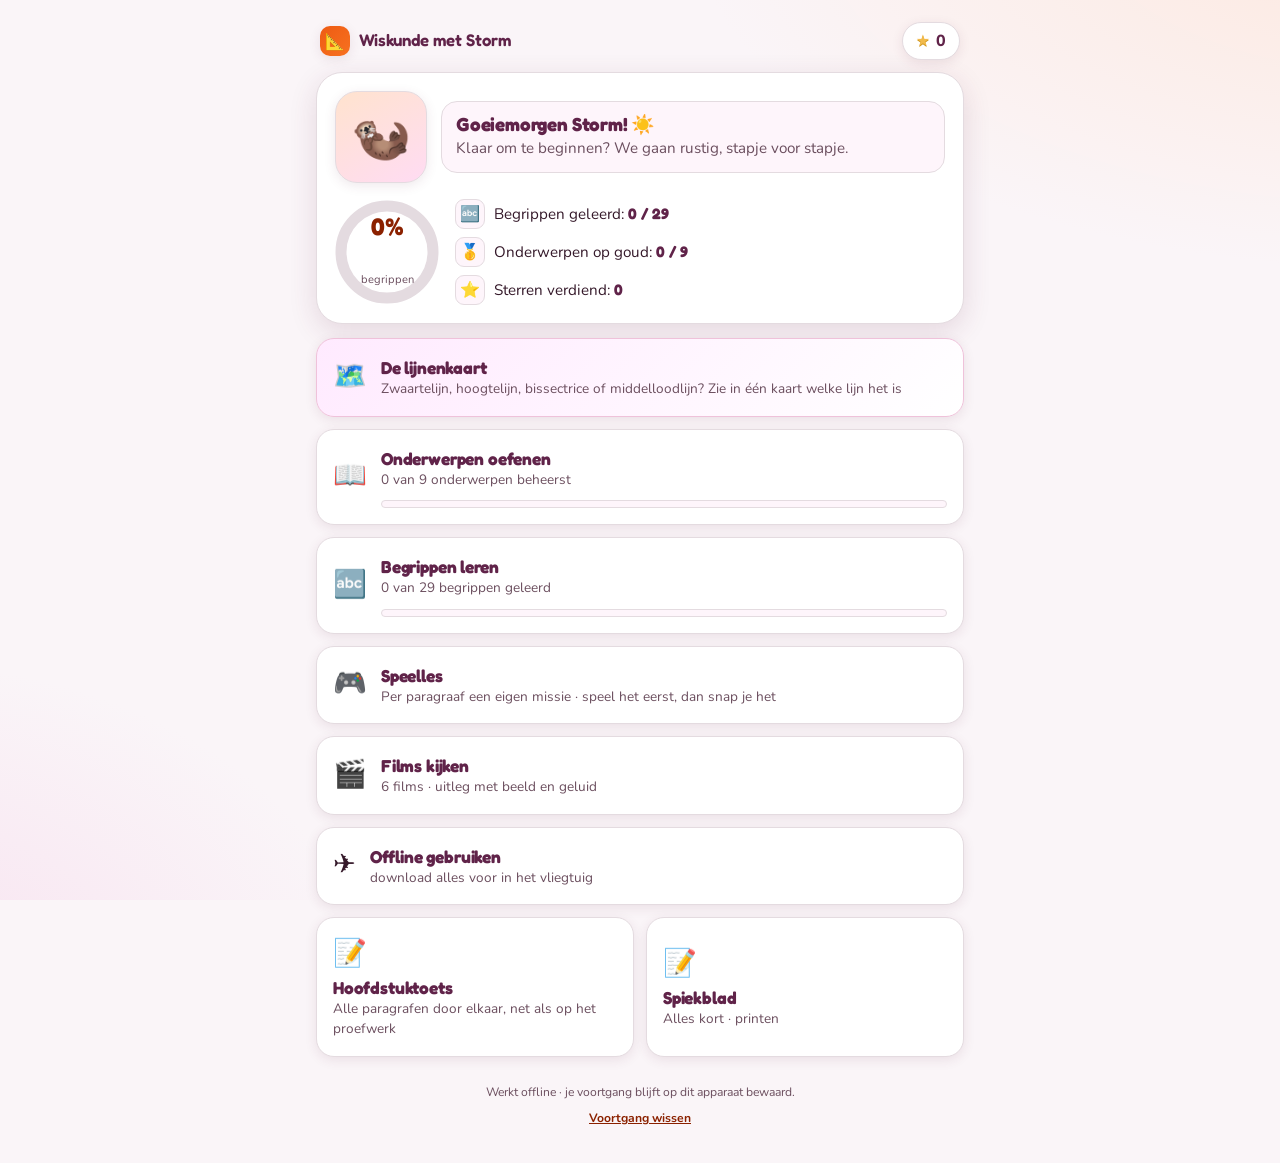
<file: index.html>
<!DOCTYPE html>
<html lang="nl">
<head>
<meta charset="UTF-8" />
<meta name="viewport" content="width=device-width, initial-scale=1.0, viewport-fit=cover" />
<title>Storm leert</title>
<link rel="icon" href="data:image/svg+xml,&lt;svg xmlns='http://www.w3.org/2000/svg' viewBox='0 0 64 64'&gt;&lt;text y='52' font-size='52'&gt;🦦&lt;/text&gt;&lt;/svg&gt;" />
<!-- Offline / beginscherm (manifest.webmanifest + sw.js komen bij deploy uit tools/oefen-engine/offline.mjs) -->
<link rel="manifest" href="manifest.webmanifest" />
<link rel="apple-touch-icon" href="assets/icon-192.png" />
<meta name="apple-mobile-web-app-capable" content="yes" />
<meta name="mobile-web-app-capable" content="yes" />
<meta name="apple-mobile-web-app-status-bar-style" content="default" />
<meta name="theme-color" content="#EA580C" />
<style>
/* ===== Fonts (gebundeld, offline) ===== */
@font-face{font-family:"Fredoka";src:url("assets/font/fredoka-500.woff2") format("woff2");font-weight:500;font-display:swap}
@font-face{font-family:"Fredoka";src:url("assets/font/fredoka-600.woff2") format("woff2");font-weight:600;font-display:swap}
@font-face{font-family:"Fredoka";src:url("assets/font/fredoka-700.woff2") format("woff2");font-weight:700;font-display:swap}
@font-face{font-family:"Nunito";src:url("assets/font/nunito-400.woff2") format("woff2");font-weight:400;font-display:swap}
@font-face{font-family:"Nunito";src:url("assets/font/nunito-600.woff2") format("woff2");font-weight:600;font-display:swap}
@font-face{font-family:"Nunito";src:url("assets/font/nunito-700.woff2") format("woff2");font-weight:700;font-display:swap}
@font-face{font-family:"Nunito";src:url("assets/font/nunito-800.woff2") format("woff2");font-weight:800;font-display:swap}

/* ===== Palet (zie DESIGN.md) ===== */
:root{
  --bg:oklch(0.975 0.006 340);
  --surface:#ffffff;
  --surface-2:oklch(0.98 0.012 340);
  --ink:oklch(0.26 0.05 345);
  --ink-soft:oklch(0.46 0.045 345);
  --brand:oklch(0.655 0.195 41);
  --brand-bright:oklch(0.70 0.185 46);
  --brand-ink:oklch(0.42 0.15 40);
  --plum:oklch(0.36 0.10 345);
  --plum-deep:oklch(0.28 0.08 345);
  --gold:oklch(0.82 0.14 82);
  --ok:oklch(0.62 0.12 165);
  --ok-bg:oklch(0.95 0.05 165);
  --soft:oklch(0.62 0.15 18);
  --soft-bg:oklch(0.95 0.05 20);
  --line:oklch(0.90 0.012 345);
  --shadow:0 8px 28px oklch(0.36 0.10 345 / .14);
  --shadow-sm:0 3px 12px oklch(0.36 0.10 345 / .10);
  --r:18px; --r-lg:26px;
  --ease:cubic-bezier(.16,1,.3,1);
  --z-nav:50; --z-overlay:80; --z-confetti:90; --z-toast:100;
}
*{box-sizing:border-box;-webkit-tap-highlight-color:transparent}
html,body{margin:0;padding:0}
body{
  font-family:"Nunito",system-ui,sans-serif;
  color:var(--ink);
  background:
    radial-gradient(1200px 600px at 110% -10%, oklch(0.93 0.06 45 / .55), transparent 60%),
    radial-gradient(900px 600px at -10% 110%, oklch(0.90 0.05 340 / .55), transparent 55%),
    var(--bg);
  background-attachment:fixed;
  min-height:100vh; line-height:1.5; -webkit-font-smoothing:antialiased;
}
h1,h2,h3,.fred{font-family:"Fredoka","Nunito",sans-serif;letter-spacing:-.01em;line-height:1.12}
.wrap{max-width:680px;margin:0 auto;padding:14px 16px calc(28px + env(safe-area-inset-bottom))}

/* ===== Topbar ===== */
.topbar{display:flex;align-items:center;justify-content:space-between;gap:10px;padding:8px 4px 12px}
.topbar .brand-name{display:flex;align-items:center;gap:9px;font-family:"Fredoka";font-weight:600;font-size:1.05rem;color:var(--plum)}
.topbar .dot{width:30px;height:30px;border-radius:10px;display:grid;place-items:center;
  background:linear-gradient(135deg,var(--brand),var(--brand-bright));color:#fff;font-size:1rem;box-shadow:var(--shadow-sm)}
.points{display:flex;align-items:center;gap:6px;background:var(--surface);border:1px solid var(--line);
  border-radius:999px;padding:6px 13px;font-weight:800;color:var(--plum);box-shadow:var(--shadow-sm)}
.points .s{color:var(--gold);filter:drop-shadow(0 1px 0 oklch(0.7 0.14 80))}

/* ===== Screens ===== */
.screen{display:none;animation:rise .32s var(--ease)}
.screen.on{display:block}
@keyframes rise{from{opacity:0;transform:translateY(10px)}to{opacity:1;transform:none}}

/* ===== Cards / panels ===== */
.panel{background:var(--surface);border:1px solid var(--line);border-radius:var(--r-lg);padding:18px;box-shadow:var(--shadow)}
.panel + .panel{margin-top:14px}

/* ===== Mascotte + groet ===== */
.hello{display:flex;gap:14px;align-items:center}
.mascot{flex:0 0 auto;width:92px;height:92px;border-radius:22px;display:grid;place-items:center;font-size:3rem;
  background:linear-gradient(150deg,oklch(0.95 0.06 45),oklch(0.93 0.05 340));border:1px solid var(--line);box-shadow:var(--shadow-sm)}
.mascot img{width:100%;height:100%;object-fit:contain;border-radius:22px}
.bubble{position:relative;background:var(--surface-2);border:1px solid var(--line);border-radius:16px;padding:12px 14px;flex:1}
.bubble h2{margin:0 0 2px;font-size:1.18rem;color:var(--plum)}
.bubble p{margin:0;color:var(--ink-soft);font-size:.95rem}

/* ===== Voortgang ring + stats ===== */
.progress-row{display:flex;gap:16px;align-items:center;margin-top:16px}
.ring{flex:0 0 auto;position:relative;width:104px;height:104px}
.ring svg{transform:rotate(-90deg)}
.ring .mid{position:absolute;inset:0;display:grid;place-items:center;text-align:center}
.ring .mid b{font-family:"Fredoka";font-size:1.5rem;color:var(--brand-ink);line-height:1}
.ring .mid span{font-size:.7rem;color:var(--ink-soft);display:block;margin-top:2px}
.stats{flex:1;display:flex;flex-direction:column;gap:8px}
.stat{display:flex;align-items:center;gap:9px;font-size:.95rem}
.stat .ic{width:30px;height:30px;border-radius:9px;display:grid;place-items:center;font-size:1rem;background:var(--surface-2);border:1px solid var(--line)}
.stat b{font-family:"Fredoka";color:var(--plum)}

/* ===== Buttons ===== */
.btn{display:inline-flex;align-items:center;justify-content:center;gap:8px;border:none;cursor:pointer;
  font-family:"Nunito";font-weight:800;font-size:1rem;border-radius:14px;padding:14px 18px;color:#fff;
  background:linear-gradient(135deg,var(--brand),var(--brand-bright));box-shadow:var(--shadow-sm);
  transition:transform .12s var(--ease),box-shadow .2s var(--ease);min-height:52px;width:100%}
.btn:active{transform:scale(.975)}
.btn.ghost{background:var(--surface);color:var(--plum);border:1.5px solid var(--line);box-shadow:none}
.btn.plum{background:linear-gradient(135deg,var(--plum),var(--plum-deep))}
.btn.sm{width:auto;padding:10px 14px;min-height:0;font-size:.92rem;border-radius:12px}
.btn[disabled]{opacity:.5;cursor:default}
.btn-row{display:flex;gap:10px;margin-top:12px}
.linkbtn{background:none;border:none;color:var(--brand-ink);font:inherit;font-weight:700;cursor:pointer;text-decoration:underline;padding:8px}

/* ===== Launcher tiles ===== */
.tiles{display:grid;grid-template-columns:1fr 1fr;gap:12px;margin-top:14px}
.tile{grid-column:span 1;text-align:left;border:1px solid var(--line);border-radius:var(--r);padding:16px;cursor:pointer;
  background:var(--surface);box-shadow:var(--shadow-sm);transition:transform .14s var(--ease),box-shadow .2s var(--ease);color:inherit;font:inherit}
.tile:active{transform:scale(.98)}
.tile.wide{grid-column:span 2;display:flex;align-items:center;gap:14px}
.tile .em{font-size:1.7rem}
.tile h3{margin:.2rem 0 .1rem;font-size:1.08rem;color:var(--plum)}
.tile p{margin:0;font-size:.85rem;color:var(--ink-soft)}
.tile .mini-bar{height:8px;border-radius:6px;background:var(--surface-2);overflow:hidden;margin-top:10px;border:1px solid var(--line)}
.tile .mini-bar i{display:block;height:100%;background:linear-gradient(90deg,var(--brand),var(--brand-bright));width:100%;transform:scaleX(0);transform-origin:left;transition:transform .5s var(--ease)}

/* ===== Podcast-afleveringen ===== */
.ep{margin-bottom:14px}
.ep-head{display:flex;align-items:center;gap:12px;margin-bottom:12px}
.ep-em{font-size:1.7rem;flex:none}
.ep-head h3{margin:0;font-size:1.08rem;color:var(--plum)}
.ep-head p{margin:.15rem 0 0;font-size:.85rem;color:var(--ink-soft)}
.ep audio{width:100%;height:40px}

/* ===== Films (VAK.films): kaarten per thema ===== */
.film-groep{font-family:"Fredoka";font-size:1rem;color:var(--plum);margin:18px 0 10px;text-wrap:balance}
.film-groep:first-child{margin-top:4px}
/* ===== Offline-scherm ===== */
.off-let{background:oklch(0.97 0.04 85);border-color:oklch(0.86 0.08 85);margin-bottom:14px;line-height:1.45}
.off-kop{display:flex;flex-direction:column;gap:2px;margin-bottom:10px}
.off-kop b{font-family:"Fredoka";font-size:1.1rem;color:var(--plum)}
.off-bar{height:10px;border-radius:6px;background:var(--surface-2);border:1px solid var(--line);overflow:hidden;margin:6px 0}
.off-bar i{display:block;height:100%;width:0;background:linear-gradient(90deg,var(--brand),var(--brand-bright));transition:width .2s}
.off-knoppen{display:flex;flex-wrap:wrap;gap:10px;margin-top:12px}
.off-knoppen .btn{flex:1;min-width:150px}
.row .off-st{flex:0 0 auto;font-size:.85rem;color:var(--ink-soft);text-align:right}
.row .off-weg{flex:0 0 auto;border:none;background:none;font-size:1.2rem;cursor:pointer;padding:6px}
#off-check-uit{margin-top:10px;line-height:1.5}
.row .play{flex:0 0 auto;width:40px;height:40px;border-radius:50%;display:grid;place-items:center;
  background:var(--brand);color:#fff;font-size:.95rem;padding-left:2px}

/* ===== Lijst-rijen (onderwerpen/thema's) ===== */
.row{display:flex;align-items:center;gap:12px;width:100%;text-align:left;background:var(--surface);border:1px solid var(--line);
  border-radius:var(--r);padding:13px 14px;cursor:pointer;font:inherit;color:inherit;box-shadow:var(--shadow-sm);
  transition:transform .12s var(--ease)}
.row + .row{margin-top:10px}
.row:active{transform:scale(.99)}
.row .em{font-size:1.5rem;flex:0 0 auto}
.row .grow{flex:1;min-width:0}
.row .grow b{font-family:"Fredoka";font-size:1.02rem;color:var(--plum);display:block}
.row .grow small{color:var(--ink-soft)}
.row .rbar{height:7px;border-radius:5px;background:var(--surface-2);overflow:hidden;margin-top:6px;border:1px solid var(--line)}
.row .rbar i{display:block;height:100%;background:linear-gradient(90deg,var(--brand),var(--brand-bright));width:0}
.medal{flex:0 0 auto;font-size:1.4rem;width:34px;text-align:center}
.medal.dim{filter:grayscale(.7);opacity:.55}
/* stapel-rooster */
.stapelgrid{display:grid;grid-template-columns:repeat(auto-fit,minmax(150px,1fr));gap:12px;margin-top:14px}
.scard{text-align:left;background:var(--surface);border:1px solid var(--line);border-radius:var(--r);padding:15px 16px;
  cursor:pointer;font:inherit;color:inherit;box-shadow:var(--shadow-sm);transition:transform .12s var(--ease),border-color .15s var(--ease)}
.scard:hover{border-color:var(--brand)}
.scard:active{transform:scale(.98)}
.scard .num{font-family:"Fredoka";font-size:1.05rem;color:var(--plum);display:flex;justify-content:space-between;align-items:center;gap:6px}
.scard .cnt{font-size:.86rem;color:var(--ink-soft);margin-top:3px}
.scard .sbar{height:9px;border-radius:6px;background:var(--surface-2);overflow:hidden;margin-top:11px;border:1px solid var(--line)}
.scard .sbar i{display:block;height:100%;background:linear-gradient(90deg,var(--brand),var(--brand-bright));width:100%;transform-origin:left;transition:transform .5s var(--ease)}
.scard.klaar{border-color:var(--ok);background:var(--ok-bg)}
.scard.klaar .num{color:oklch(0.40 0.10 165)}
.scard .badge{font-size:1.15rem}

/* ===== Sub-header (binnen scherm) ===== */
.shead{display:flex;align-items:center;gap:10px;margin:2px 0 14px}
.shead .back{flex:0 0 auto;width:42px;height:42px;border-radius:12px;border:1px solid var(--line);background:var(--surface);
  cursor:pointer;font-size:1.1rem;color:var(--plum)}
.shead h2{margin:0;font-size:1.2rem;color:var(--plum)}
.shead .lvl{margin-left:auto;font-weight:800;color:var(--brand-ink);font-size:.9rem;background:var(--surface);
  border:1px solid var(--line);border-radius:999px;padding:5px 11px}

/* ===== Uitleg ===== */
.uitleg p{font-size:1.05rem;margin:.4rem 0}
.uitleg b{color:var(--brand-ink)}
.vb{margin-top:12px;display:flex;flex-direction:column;gap:8px}
.vb .v{display:flex;align-items:center;gap:10px;background:var(--surface-2);border:1px solid var(--line);border-radius:14px;padding:10px 12px}
.vb .v .en{font-weight:800;color:var(--plum)}
.vb .v .nl{color:var(--ink-soft);font-size:.9rem}
.vb .v .let{color:var(--brand-ink);font-size:.85rem;margin-top:5px;font-weight:600}
.regel{margin-top:14px;background:oklch(0.96 0.055 48);border:1px solid oklch(0.86 0.10 52);
  border-radius:14px;padding:12px 14px;font-weight:700;color:var(--brand-ink);line-height:1.45}
.spk{flex:0 0 auto;width:38px;height:38px;border-radius:11px;border:1px solid var(--line);background:var(--surface);
  cursor:pointer;font-size:1.05rem;color:var(--brand-ink)}
.spk:active{transform:scale(.94)}

/* ===== Quiz ===== */
.qmeta{display:flex;justify-content:space-between;align-items:center;color:var(--ink-soft);font-size:.9rem;margin-bottom:10px}
.qmeta .pill{background:var(--surface);border:1px solid var(--line);border-radius:999px;padding:4px 11px;font-weight:700;color:var(--plum)}
.qtrack{display:flex;gap:5px;margin-bottom:14px}
.qtrack i{flex:1;height:7px;border-radius:5px;background:var(--surface-2);border:1px solid var(--line)}
.qtrack i.ok{background:var(--ok)}
.qtrack i.no{background:var(--soft)}
.qtrack i.now{background:var(--brand)}
.qtext{font-family:"Fredoka";font-size:1.28rem;color:var(--ink);margin:4px 0 16px;text-wrap:balance}
.opts{display:flex;flex-direction:column;gap:10px}
.opt{text-align:left;padding:15px 16px;border-radius:14px;border:1.5px solid var(--line);background:var(--surface);
  font:inherit;font-size:1.05rem;font-weight:700;color:var(--ink);cursor:pointer;transition:border-color .15s var(--ease),background .15s var(--ease)}
.opt:hover{border-color:var(--brand)}
.opt.good{background:var(--ok-bg);border-color:var(--ok);color:oklch(0.40 0.10 165)}
.opt.bad{background:var(--soft-bg);border-color:var(--soft);color:oklch(0.42 0.13 20)}
.opt[disabled]{cursor:default}
.gapwrap{display:flex;gap:10px;margin-top:6px}
.gapwrap input{flex:1;font:inherit;font-size:1.15rem;font-weight:700;padding:14px 16px;border-radius:14px;border:1.5px solid var(--line);
  background:var(--surface);color:var(--ink)}
.gapwrap input:focus{outline:none;border-color:var(--brand);box-shadow:0 0 0 4px oklch(0.70 0.18 46 / .15)}
.fb{margin-top:14px;border-radius:14px;padding:13px 15px;font-weight:700;display:none}
.fb.show{display:block;animation:rise .25s var(--ease)}
.fb.ok{background:var(--ok-bg);color:oklch(0.38 0.10 165)}
.fb.no{background:var(--soft-bg);color:oklch(0.40 0.13 20)}
.fb .why{font-weight:600;font-size:.92rem;margin-top:3px;opacity:.9}
.fb .meer{font-weight:600;font-size:.94rem;margin-top:10px;line-height:1.5}
.fb .onthoud{margin-top:10px;font-weight:700;font-size:.9rem;background:oklch(1 0 0 / .55);border-radius:10px;padding:9px 11px}
.fb .goed-is{margin-top:10px;font-weight:800;font-size:1.02rem}
.fb .fout-jij{margin-top:8px;font-weight:600;font-size:.94rem;line-height:1.5;background:oklch(1 0 0 / .5);border-radius:10px;padding:9px 11px}
.skip{margin-top:10px;text-align:center}

/* ===== Resultaat ===== */
.result{text-align:center}
.result .big{font-family:"Fredoka";font-size:2.6rem;color:var(--brand-ink);margin:6px 0}
.result .msg{font-size:1.1rem;color:var(--plum);font-weight:700;margin-bottom:4px}
.result .sub{color:var(--ink-soft)}

/* ===== Flashcard ===== */
.fc-count{text-align:center;color:var(--ink-soft);font-size:.9rem;margin-bottom:10px}
.flip{perspective:1400px;cursor:pointer}
.flip-in{position:relative;width:100%;min-height:230px;transition:transform .5s var(--ease);transform-style:preserve-3d}
.flip.on .flip-in{transform:rotateY(180deg)}
.face{position:absolute;inset:0;backface-visibility:hidden;-webkit-backface-visibility:hidden;border-radius:var(--r-lg);
  display:flex;flex-direction:column;align-items:center;justify-content:center;text-align:center;padding:24px;box-shadow:var(--shadow)}
.face .tag{position:absolute;top:14px;left:16px;font-size:.72rem;font-weight:800;letter-spacing:.04em;text-transform:uppercase;color:var(--ink-soft)}
.face .hint{position:absolute;bottom:14px;font-size:.78rem;color:var(--ink-soft)}
.front{background:var(--surface);border:2px solid var(--brand);padding:40px 24px 46px}
.front .w{font-family:"Fredoka";font-size:1.9rem;color:var(--ink)}
.back{background:linear-gradient(150deg,#fff,var(--surface-2));border:2px solid var(--plum);transform:rotateY(180deg);padding-bottom:52px}
.back .w{font-family:"Fredoka";font-size:1.9rem;color:var(--plum)}
.back .spk{position:static;margin-top:12px;width:46px;height:46px;font-size:1.2rem}
.fc-ezel{margin-top:14px;max-width:90%;font-size:.92rem;line-height:1.4;color:var(--brand-ink);font-weight:600}
.fc-ezel:empty{display:none}
.fc-nav{display:flex;gap:10px;margin-top:14px}
#l-typ{margin-top:14px}

/* ===== Spel (match) ===== */
.match{display:grid;grid-template-columns:1fr 1fr;gap:10px;margin-top:6px}
.mcard{padding:15px 12px;border-radius:14px;border:1.5px solid var(--line);background:var(--surface);font-weight:800;cursor:pointer;
  text-align:center;color:var(--ink);transition:transform .1s var(--ease),border-color .15s,background .15s;min-height:58px;display:grid;place-items:center}
.mcard.sel{border-color:var(--brand);background:oklch(0.96 0.05 45)}
.mcard.done{border-color:var(--ok);background:var(--ok-bg);color:oklch(0.40 0.10 165);cursor:default;opacity:.7}
.mcard.miss{animation:shake .4s}
@keyframes shake{0%,100%{transform:translateX(0)}25%{transform:translateX(-6px)}75%{transform:translateX(6px)}}

/* ===== Spiekblad ===== */
.cheat h3{color:var(--brand-ink);margin:16px 0 4px;font-size:1.08rem}
.cheat .k{color:var(--ink);font-weight:700;margin:0 0 6px}
.cheat ul{margin:4px 0 0;padding-left:18px}
.cheat li{margin:3px 0}
.cheat .ex{color:var(--ink-soft);font-size:.92rem}

/* ===== Toast ===== */
#toast{position:fixed;left:50%;bottom:24px;transform:translateX(-50%) translateY(20px);z-index:var(--z-toast);
  background:var(--plum-deep);color:#fff;font-weight:800;padding:12px 18px;border-radius:14px;box-shadow:var(--shadow);
  opacity:0;transition:opacity .3s var(--ease),transform .3s var(--ease);pointer-events:none;max-width:90%}
#toast.show{opacity:1;transform:translateX(-50%) translateY(0)}
/* video-modal */
#video-modal{position:fixed;inset:0;z-index:var(--z-overlay);background:oklch(0.24 0.07 345 / .74);
  display:none;align-items:center;justify-content:center;padding:18px}
#video-modal.on{display:flex;animation:fade .2s ease}
#video-modal .vbox{position:relative;width:min(920px,96vw);background:#000;border-radius:18px;overflow:hidden;box-shadow:var(--shadow)}
#video-modal video{display:block;width:100%;height:auto;max-height:82vh;background:#000}
#video-modal .vclose{position:absolute;top:10px;right:10px;z-index:2;width:44px;height:44px;border-radius:12px;border:none;
  cursor:pointer;background:oklch(0.24 0.07 345 / .6);color:#fff;font-size:1.05rem;font-weight:800}
#video-modal .vclose:active{transform:scale(.94)}

/* ===== Confetti ===== */
#confetti{position:fixed;inset:0;pointer-events:none;z-index:var(--z-confetti);overflow:hidden;display:none}
.conf{position:absolute;width:10px;height:14px;border-radius:2px;will-change:transform,opacity}

footer{text-align:center;color:var(--ink-soft);font-size:.76rem;margin-top:26px}
footer button{color:var(--ink-soft)}

@media (max-width:420px){ .ring{width:92px;height:92px} .mascot{width:80px;height:80px;font-size:2.6rem} }

@media (prefers-reduced-motion:reduce){
  *{animation-duration:.001ms !important;transition-duration:.001ms !important}
  .flip-in{transition:none}
}

/* ===== Print: alleen spiekblad ===== */
@media print{
  body{background:#fff}
  .topbar,.btn,.linkbtn,footer,.shead .back,#toast,#confetti{display:none !important}
  .screen{display:none !important}
  #screen-spiekblad{display:block !important}
  .panel{box-shadow:none;border:none;padding:0}
  .cheat h3{break-after:avoid}
}

/* ===== Wiskunde-componenten (alleen zichtbaar bij wiskunde-content) ===== */
sup{font-size:.72em;line-height:0}
.dim{color:var(--ink-soft)}
.bouw-in,.vinput,#stap-in{font:inherit;font-size:1.15rem;font-weight:700;padding:13px 14px;border-radius:14px;border:1.5px solid var(--line);background:var(--surface);color:var(--ink);width:100%}
.bouw-in:focus,.vinput:focus,#stap-in:focus{outline:none;border-color:var(--brand);box-shadow:0 0 0 4px oklch(0.70 0.18 46 / .15)}
.bouw-preview{min-height:34px;margin-top:10px;padding:9px 13px;border-radius:12px;background:var(--surface-2);border:1px dashed var(--line);font-family:"Fredoka";font-size:1.35rem;color:var(--plum)}
.mpad{display:flex;flex-wrap:wrap;gap:8px;margin-top:12px}
.mkey{min-width:48px;min-height:48px;padding:0 14px;border-radius:12px;border:1.5px solid var(--line);background:var(--surface);
  font-family:"Fredoka";font-size:1.2rem;color:var(--plum);cursor:pointer;transition:transform .1s var(--ease),border-color .15s var(--ease)}
.mkey:hover{border-color:var(--brand)} .mkey:active{transform:scale(.94)} .mkey.wide{margin-left:auto}
.velden{display:flex;flex-direction:column;gap:12px}
.veld{display:flex;align-items:center;gap:12px;flex-wrap:wrap}
.vlabel{flex:1 1 auto;font-weight:700;color:var(--ink)}
.veld .vinput{flex:0 0 42%;min-width:120px}
.vinput.vok{border-color:var(--ok);background:var(--ok-bg)} .vinput.vno{border-color:var(--soft);background:var(--soft-bg)}
.vb-opg,.stap-opg{font-family:"Fredoka";font-size:1.5rem;color:var(--ink);background:var(--surface-2);border:1px solid var(--line);border-radius:14px;padding:12px 14px;text-align:center}
.vb-steps{margin-top:12px;display:flex;flex-direction:column;gap:10px}
.vb-step{background:var(--surface-2);border:1px solid var(--line);border-radius:12px;padding:10px 13px;animation:rise .25s var(--ease)}
.vb-toon{font-family:"Fredoka";font-size:1.22rem;color:var(--plum)}
.vb-uit{font-size:.92rem;color:var(--brand-ink);font-weight:600;margin-top:4px}
.vb-vraag{font-weight:800;margin:14px 0 8px;color:var(--ink)}
.stap-done{display:flex;flex-direction:column;gap:6px;margin:10px 0}
.stap-ok{color:oklch(0.40 0.10 165);font-family:"Fredoka";font-size:1.12rem}
.stap-prompt{font-weight:800;margin-bottom:8px;color:var(--ink)}
.stap-hintbar{margin-top:10px;display:flex;gap:16px}
.hint{background:oklch(0.96 0.055 48);border:1px solid oklch(0.86 0.10 52);border-radius:12px;padding:9px 12px;font-weight:600;color:var(--brand-ink);margin-top:8px}
.hint.no{background:var(--soft-bg);border-color:var(--soft);color:oklch(0.42 0.13 20)}
/* sleep/sorteer-manipulative (gelijksoortige termen) */
.sleep-opg{font-family:"Fredoka";font-size:1.5rem;text-align:center;background:var(--surface-2);border:1px solid var(--line);border-radius:14px;padding:12px 14px;color:var(--ink)}
.sleep-hint{color:var(--ink-soft);font-size:.92rem;margin:12px 0 8px}
.sleep-pool{display:flex;flex-wrap:wrap;gap:10px;min-height:54px;padding:10px;border:1.5px dashed var(--line);border-radius:14px;background:var(--surface-2)}
.chip{font-family:"Fredoka";font-size:1.2rem;font-weight:600;padding:10px 16px;border-radius:12px;border:1.5px solid var(--brand);background:var(--surface);color:var(--plum);cursor:pointer;transition:transform .1s var(--ease),box-shadow .15s var(--ease)}
.chip:active{transform:scale(.95)}
.chip.sel{background:oklch(0.96 0.05 45);box-shadow:0 0 0 3px oklch(0.70 0.18 46/.25)}
.chip.placed{border-color:var(--ok);color:oklch(0.40 0.10 165);cursor:default}
.ontleed-zin{display:flex;flex-wrap:wrap;gap:8px;line-height:2}
.otok{font:inherit;font-size:1.05rem;padding:6px 10px;border-radius:10px;border:2px solid oklch(0.9 0.03 320);
  background:#fff;color:inherit;cursor:pointer;transition:transform .08s ease,background .12s ease,border-color .12s ease}
.otok:active{transform:scale(.96)}
.otok.sel{background:oklch(0.93 0.06 320);border-color:oklch(0.6 0.15 320)}
.otok.ans{background:oklch(0.93 0.12 150);border-color:oklch(0.6 0.15 150);color:oklch(0.32 0.1 150)}
.otok.mis{background:oklch(0.93 0.09 25);border-color:oklch(0.6 0.18 25);color:oklch(0.4 0.15 25);text-decoration:line-through}
.otok:disabled{cursor:default;opacity:1}
.sleep-bakjes{display:grid;grid-template-columns:repeat(auto-fit,minmax(140px,1fr));gap:12px;margin-top:14px}
.bak{display:flex;flex-direction:column;gap:8px;min-height:96px;padding:12px;border-radius:16px;border:2px dashed var(--plum);background:var(--surface);cursor:pointer;text-align:center;font:inherit}
.bak-label{font-weight:800;color:var(--plum)}
.bak-inhoud{display:flex;flex-wrap:wrap;gap:8px;justify-content:center}
.bak-som{font-family:"Fredoka";font-size:1.2rem;color:oklch(0.40 0.10 165);font-weight:700}
.bak.mis{animation:shake .4s}
.sleep-totaal{margin-top:14px;text-align:center;font-size:1.2rem;color:var(--brand-ink)}
.sleep-totaal b{font-family:"Fredoka"}

/* ===== Aardrijkskunde-componenten (beeld/zone, sequence, open) ===== */
.figure{position:relative;border-radius:var(--r);overflow:hidden;border:1px solid var(--line);box-shadow:var(--shadow-sm);background:var(--surface-2)}
.fig-img{display:block;width:100%;height:auto;user-select:none;-webkit-user-drag:none}
.fig-overlay{position:absolute;inset:0}
.figure.klik .fig-overlay{cursor:crosshair}
.marker{position:absolute;transform:translate(-50%,-50%);width:34px;height:34px;border-radius:50%;display:grid;place-items:center;font-weight:800;font-size:1rem;color:#fff;pointer-events:none}
.marker.ok{background:var(--ok);box-shadow:0 0 0 4px oklch(0.62 0.12 165/.3)}
.marker.bad{background:var(--soft);box-shadow:0 0 0 4px oklch(0.62 0.15 18/.3)}
.marker.target{width:22px;height:22px;background:transparent;border:3px solid var(--brand);animation:pulse 1.3s var(--ease) infinite}
@keyframes pulse{0%,100%{box-shadow:0 0 0 0 oklch(0.655 0.195 41/.55)}50%{box-shadow:0 0 0 9px oklch(0.655 0.195 41/0)}}
.lab-target{position:absolute;transform:translate(-50%,-50%);min-width:30px;height:30px;padding:0 8px;border-radius:999px;border:2px solid var(--brand);background:var(--surface);color:var(--plum);font-family:"Fredoka";font-weight:600;font-size:.9rem;cursor:pointer;box-shadow:var(--shadow-sm)}
.lab-target.lab-ok{border-color:var(--ok);background:var(--ok-bg);color:oklch(0.40 0.10 165)}
.lab-target.lab-bad{border-color:var(--soft);background:var(--soft-bg);color:oklch(0.42 0.13 20)}
/* sequence (procesvolgorde) */
.seq{display:flex;flex-direction:column;gap:10px}
.seq-item{display:flex;align-items:center;gap:12px;background:var(--surface);border:1.5px solid var(--line);border-radius:14px;padding:12px 14px;box-shadow:var(--shadow-sm)}
.seq-item.good{border-color:var(--ok);background:var(--ok-bg)}
.seq-item.bad{border-color:var(--soft);background:var(--soft-bg)}
.seq-num{flex:0 0 auto;width:28px;height:28px;border-radius:8px;display:grid;place-items:center;background:var(--surface-2);border:1px solid var(--line);font-family:"Fredoka";color:var(--plum)}
.seq-txt{flex:1;font-weight:600;line-height:1.4}
.seq-move{flex:0 0 auto;display:flex;flex-direction:column;gap:5px}
.seq-move button{width:36px;height:27px;border:1px solid var(--line);background:var(--surface);border-radius:8px;cursor:pointer;color:var(--plum);font-size:.8rem}
.seq-move button:disabled{opacity:.35;cursor:default}
.seq-correct{margin-top:12px;background:var(--surface-2);border:1px solid var(--line);border-radius:12px;padding:10px 14px}
.seq-correct ol{margin:6px 0 0;padding-left:20px}.seq-correct li{margin:3px 0}
/* open (leg-uit) */
.open-in{width:100%;font:inherit;font-size:1.05rem;padding:13px 15px;border-radius:14px;border:1.5px solid var(--line);background:var(--surface);color:var(--ink);resize:vertical;min-height:112px}
.open-in:focus{outline:none;border-color:var(--brand);box-shadow:0 0 0 4px oklch(0.70 0.18 46 / .15)}
.open-in:disabled{opacity:.7}
.model-card{background:var(--surface-2);border:1px solid var(--line);border-radius:14px;padding:13px 15px}
.model-h{font-family:"Fredoka";color:var(--plum);margin-bottom:4px}
.model-b{line-height:1.5}
.rubric{margin-top:10px;display:flex;flex-direction:column;gap:6px}
.rub{font-weight:600;font-size:.94rem}.rub.hit{color:oklch(0.40 0.10 165)}.rub.miss{color:var(--ink-soft)}
.ai-fb{margin-top:10px;background:oklch(0.96 0.055 48);border:1px solid oklch(0.86 0.10 52);border-radius:12px;padding:10px 13px;font-weight:600;color:var(--brand-ink)}
.ai-miss{margin-top:4px;font-weight:600;font-size:.9rem}
.open-self{margin-top:14px}
.self-q{font-weight:700;margin-bottom:8px;color:var(--ink)}
.self-btns{display:flex;gap:8px;flex-wrap:wrap}
.self-btns .btn{flex:1;min-width:130px}
.btn.self-ok{background:linear-gradient(135deg,var(--ok),oklch(0.70 0.13 165))}
.btn.self-half{background:linear-gradient(135deg,var(--gold),var(--brand-bright));color:var(--plum-deep)}
.btn.self-no{background:linear-gradient(135deg,var(--soft),oklch(0.66 0.16 25))}
.ai-panel{background:var(--surface-2);border:1px solid var(--line);border-radius:14px;padding:14px}
.ai-panel .veld{margin-top:8px}
/* bronkaart (q.bron, bij elk vraagtype) */
.bronkaart{background:oklch(0.975 0.02 80);border:1.5px solid oklch(0.87 0.05 75);border-left:5px solid oklch(0.62 0.10 60);border-radius:14px;padding:12px 14px;margin-bottom:14px}
.bronkaart .bron-t{font-family:"Fredoka";color:var(--plum);margin-bottom:6px;font-size:1rem}
.bronkaart .bron-b{line-height:1.55;font-size:.98rem}
.bronkaart .bron-o{margin-top:8px;font-size:.84rem;color:var(--ink-soft);font-style:italic}
/* formuleer (formuleertraining: zelf schrijven, model in stappen, checklist) */
.rtti{display:inline-block;font-weight:800;font-size:.78rem;letter-spacing:.02em;padding:3px 10px;border-radius:999px;background:var(--plum);color:#fff;margin-bottom:10px}
.form-tip{background:var(--surface-2);border:1px dashed oklch(0.80 0.05 345);border-radius:12px;padding:10px 13px;margin-bottom:10px;font-size:.95rem;line-height:1.45}
.form-model{margin-top:14px;background:var(--surface-2);border:1px solid var(--line);border-radius:14px;padding:13px 15px}
.form-model ol{margin:6px 0 0;padding-left:0;list-style:none;display:flex;flex-direction:column;gap:8px}
.form-model li{background:var(--surface);border:1px solid var(--line);border-radius:12px;padding:9px 12px;line-height:1.45}
.form-model li .fl{display:block;font-size:.8rem;font-weight:800;color:var(--brand-ink);text-transform:uppercase;letter-spacing:.03em;margin-bottom:2px}
.form-model .btn{margin-top:10px}
.form-check{margin-top:14px}
.form-check .self-q{margin-bottom:8px}
.chk{display:flex;align-items:flex-start;gap:10px;width:100%;text-align:left;font:inherit;font-weight:600;background:var(--surface);border:1.5px solid var(--line);border-radius:12px;padding:11px 13px;margin-bottom:8px;cursor:pointer;color:var(--ink);min-height:44px;line-height:1.4}
.chk .bx{flex:0 0 auto;font-size:1.15rem;line-height:1.2}
.chk.aan{border-color:var(--ok);background:var(--ok-bg)}
.chk:disabled{cursor:default}
.chk-hint{display:block;font-weight:600;font-size:.84rem;color:var(--brand-ink);margin-top:3px}
.form-som{margin-top:6px;font-weight:700;line-height:1.45}
.sleep-mis{margin-top:10px;background:var(--soft-bg);border:1px solid var(--soft);border-radius:12px;padding:9px 12px;font-weight:600;line-height:1.4}
/* extra kijken (g.extra) */
.extra-kijk{margin-top:14px;background:var(--surface-2);border:1px solid var(--line);border-radius:14px;padding:12px 14px}
.extra-kijk h4{margin:0 0 6px;font-family:"Fredoka";color:var(--plum);font-weight:600}
.extra-kijk a{display:block;padding:8px 0;color:var(--brand-ink);font-weight:700;text-decoration:none;border-top:1px solid var(--line);min-height:28px}
.extra-kijk a:first-of-type{border-top:0}
.extra-kijk small{display:block;color:var(--ink-soft);font-weight:600}
/* ---- grammatica-overzicht: de terugkerende kaart (beslisboom) ---- */
.ov-kaart{position:sticky;top:6px;z-index:3;background:var(--surface);border:1px solid var(--line);border-radius:16px;padding:11px;margin-bottom:14px;box-shadow:var(--shadow)}
.ovk-rij{display:flex;gap:8px;justify-content:center;align-items:flex-start;flex-wrap:wrap}
.ovk-col{display:flex;flex-direction:column;gap:7px;flex:1;min-width:135px}
.knoop{border:1.5px solid var(--line);border-radius:12px;padding:7px 10px;background:var(--surface-2);transition:.25s var(--ease)}
.knoop.kop{background:linear-gradient(135deg,oklch(0.975 0.02 345),var(--surface))}
.knoop.brand.kop{background:linear-gradient(135deg,oklch(0.975 0.03 48),var(--surface))}
.knoop b{display:block;font-size:.9rem;color:var(--ink);line-height:1.22}
.knoop .ksub{font-size:.72rem;color:var(--ink-soft)}
.knoop .kregel{display:inline-block;margin-top:4px;font-size:.74rem;font-weight:800;color:var(--brand-ink);background:oklch(0.96 0.055 48);border:1px solid oklch(0.88 0.08 52);border-radius:8px;padding:1px 7px}
.ovk-kind{margin-top:7px;padding-left:9px;border-left:2px dashed var(--line);display:flex;flex-direction:column;gap:7px}
.knoop.actief{border-color:var(--brand);background:linear-gradient(135deg,oklch(0.965 0.06 48),var(--surface));box-shadow:0 0 0 3px oklch(0.70 0.185 46 / .2);transform:translateY(-1px)}
.knoop.plum.actief{border-color:var(--plum);background:linear-gradient(135deg,oklch(0.96 0.055 345),var(--surface));box-shadow:0 0 0 3px oklch(0.36 0.10 345 / .2)}
.knoop.dim{opacity:.36}
.ov-kop{margin:4px 0 9px;color:var(--plum);font-size:1.13rem;line-height:1.25}
.ov-intro{color:var(--ink-soft)}
#ov-body p{margin:.5rem 0}
.ov-sum{margin-top:8px;background:oklch(0.97 0.04 345);border:1px solid oklch(0.88 0.05 345);border-radius:12px;padding:12px 14px}
.ov-sum ul{margin:8px 0 0;padding-left:20px}.ov-sum li{margin:5px 0}
.ov-check{margin-top:14px;background:var(--surface-2);border:1px solid var(--line);border-radius:14px;padding:13px}
.ov-q{font-weight:800;color:var(--ink);margin-bottom:9px}
.ov-opts{display:flex;flex-direction:column;gap:8px}
.ov-opt{text-align:left;border:1.5px solid var(--line);background:var(--surface);border-radius:11px;padding:10px 13px;font-size:1rem;font-weight:600;color:var(--ink);cursor:pointer;transition:.15s var(--ease)}
.ov-opt:hover:not(:disabled){border-color:var(--brand)}
.ov-opt:disabled{cursor:default}
.ov-opt.ok{border-color:var(--ok);background:oklch(0.95 0.06 165)}
.ov-opt.mis{border-color:var(--soft);background:oklch(0.96 0.04 25)}
.ov-fb{margin-top:10px;font-weight:600;font-size:.95rem;line-height:1.4}
.ov-fb .ok{color:oklch(0.40 0.10 165)}.ov-fb .mis{color:var(--brand-ink)}
.ov-nav{display:flex;gap:10px;margin-top:16px}
.ov-nav .btn{flex:1}
</style>
<script>
/* ---------- Cache-buster (zie tools/oefen-engine/stamp-build.mjs) -------------------
   GitHub Pages stuurt max-age=600 op alles en die header is daar niet te overrulen, dus
   een verse deploy blijft tot 10 minuten onzichtbaar zonder harde refresh. We halen
   version.json op met no-store (gaat gegarandeerd langs de cache); staat er een nieuwere
   build klaar, dan herladen we één keer onder ?v=<build> — een URL die niet in de cache
   zit. Offline of bij een fout: niets doen, de app werkt gewoon door. ------------------ */
(function(){
  var BUILD = "33273985c3";          // wordt bij deploy vervangen door de echte build-hash
  if(BUILD === "dev") return; // lokaal/ongestempeld: niet checken
  try{
    var hier = new URL(location.href);
    if(hier.protocol === "file:") return;                       // offline kopie: niets doen
    /* Offline geïnstalleerd (zie offline-scherm): niet zelf herladen, de update-balk
       op home laat Storm kiezen wanneer ze vernieuwt. */
    try{ var sc = (/^\/[^/]+\//.exec(location.pathname) || [location.pathname.replace(/[^/]*$/, "")])[0];
         if(localStorage.getItem("storm_offline:" + sc)) return; }catch(e){}
    fetch("version.json?t=" + Date.now(), { cache: "no-store" })
      .then(function(r){ return r.ok ? r.json() : null; })
      .then(function(v){
        if(!v || !v.build || v.build === BUILD) return;          // al bij
        if(hier.searchParams.get("v") === v.build) return;       // al geprobeerd → geen lus
        hier.searchParams.set("v", v.build);
        location.replace(hier.toString());
      })
      .catch(function(){});                                      // offline → stil verder
  }catch(e){}
})();
</script>
</head>
<body>
<div class="wrap">

  <div class="topbar">
    <div class="brand-name"><span class="dot">FR</span> Frans met Storm</div>
    <div class="points"><span class="s">★</span> <span id="punten">0</span></div>
  </div>

  <!-- ============ HOME ============ -->
  <section id="screen-home" class="screen on">
    <div class="panel">
      <div class="hello">
        <div class="mascot" id="mascot">🦦</div>
        <div class="bubble">
          <h2 id="groet">Hoi Storm! 👋</h2>
          <p id="groet-sub">Klaar om een beetje Engels te oefenen? We gaan rustig, stapje voor stapje.</p>
        </div>
      </div>
      <div class="progress-row">
        <div class="ring">
          <svg width="104" height="104" viewBox="0 0 104 104">
            <circle cx="52" cy="52" r="46" fill="none" stroke="var(--line)" stroke-width="11"/>
            <circle id="ring-fg" cx="52" cy="52" r="46" fill="none" stroke="url(#g)" stroke-width="11"
              stroke-linecap="round" stroke-dasharray="289" stroke-dashoffset="289"/>
            <defs><linearGradient id="g" x1="0" y1="0" x2="1" y2="1">
              <stop offset="0" stop-color="oklch(0.655 0.195 41)"/><stop offset="1" stop-color="oklch(0.70 0.185 46)"/>
            </linearGradient></defs>
          </svg>
          <div class="mid"><b id="ring-num">0%</b><span id="ring-label">woorden</span></div>
        </div>
        <div class="stats">
          <div class="stat"><span class="ic">🔤</span><div><span id="st-woorden-label">Woorden geleerd:</span> <b id="st-woorden">0 / 0</b></div></div>
          <div class="stat"><span class="ic">🥇</span><div>Onderwerpen op goud: <b id="st-goud">0 / 8</b></div></div>
          <div class="stat"><span class="ic">⭐</span><div>Sterren verdiend: <b id="st-punten">0</b></div></div>
        </div>
      </div>
    </div>

    <button class="btn" id="herhaal-btn" style="margin-top:14px;display:none;background:linear-gradient(135deg,var(--gold),var(--brand-bright));color:var(--plum-deep)" onclick="startHerhalen()">🔁 Herhalen vandaag</button>
    <button class="btn" id="verder-btn" style="margin-top:12px;display:none" onclick="verder()">▶ Ga verder waar je was</button>

    <button class="btn" id="off-update" style="margin-top:12px;display:none;background:linear-gradient(135deg,oklch(0.93 0.07 230),oklch(0.97 0.03 230));color:var(--plum-deep)" onclick="show('offline')">🔄 <span id="off-update-t">Nieuwe versie klaar</span></button>

    <div class="tiles">
      <button class="tile wide" id="tile-kaart-btn" style="display:none;background:linear-gradient(135deg,oklch(0.975 0.05 345),var(--surface));border-color:oklch(0.86 0.06 345)" onclick="startOverzicht()">
        <span class="em">🗺️</span>
        <div style="flex:1">
          <h3 id="tile-kaart-h">Grammatica-kaart</h3>
          <p id="tile-kaart-p">Snap alle grammatica in één overzicht, stap voor stap</p>
        </div>
      </button>
      <button class="tile wide" id="tile-film-btn" style="display:none;background:linear-gradient(135deg,oklch(0.975 0.045 48),var(--surface));border-color:oklch(0.86 0.07 52)" onclick="openOverzichtFilm()">
        <span class="em">🎬</span>
        <div style="flex:1">
          <h3 id="tile-film-h">Grammatica-overzichtsfilm</h3>
          <p id="tile-film-p">Bekijk alle grammatica in één film</p>
        </div>
      </button>
      <button class="tile wide" id="tile-leerstof-btn" onclick="show('grammatica')">
        <span class="em" id="tile-leerstof-em">📖</span>
        <div style="flex:1">
          <h3 id="th-leerstof">Grammatica oefenen</h3>
          <p id="tile-gram">8 onderwerpen · oefen op jouw niveau</p>
          <div class="mini-bar"><i id="bar-gram"></i></div>
        </div>
      </button>
      <button class="tile wide" id="tile-begrippen-btn" onclick="show('woorden')">
        <span class="em" id="tile-begrippen-em">🔤</span>
        <div style="flex:1">
          <h3 id="th-begrippen">Woorden leren</h3>
          <p id="tile-woorden">in kleine stapeltjes · NL → Frans</p>
          <div class="mini-bar"><i id="bar-woorden"></i></div>
        </div>
      </button>
      <button class="tile wide" id="tile-speelles-btn" style="display:none" onclick="location.href=VAK.speelles">
        <span class="em">🎮</span>
        <div style="flex:1">
          <h3 id="th-speelles">Speelles</h3>
          <p id="tile-speelles-p">snap het eerst door zelf te spelen</p>
        </div>
      </button>
      <button class="tile wide" id="tile-films-btn" style="display:none" onclick="show('films')">
        <span class="em">🎬</span>
        <div style="flex:1">
          <h3 id="th-films">Films kijken</h3>
          <p id="tile-films-p">uitleg met beeld en geluid</p>
        </div>
      </button>
      <button class="tile wide" id="tile-offline-btn" style="display:none" onclick="show('offline')">
        <span class="em">✈️</span>
        <div style="flex:1">
          <h3>Offline gebruiken</h3>
          <p id="tile-offline-p">download alles voor in het vliegtuig</p>
        </div>
      </button>
      <button class="tile wide" id="tile-podcast-btn" style="display:none" onclick="show('podcast')">
        <span class="em">🎧</span>
        <div style="flex:1">
          <h3 id="th-podcast">Luister de podcast</h3>
          <p id="tile-podcast-p">het hele hoofdstuk uitgelegd</p>
        </div>
      </button>
      <button class="tile wide" id="tile-oefentoets-btn" style="display:none;background:linear-gradient(135deg,oklch(0.975 0.05 30),var(--surface));border-color:oklch(0.88 0.07 40)" onclick="startProeftoets()">
        <span class="em">📝</span>
        <div style="flex:1">
          <h3 id="tile-oefentoets-h">Oefentoets</h3>
          <p id="tile-oefentoets-p">Woordjes, spelling én grammatica door elkaar</p>
        </div>
      </button>
      <button class="tile" id="tile-3" onclick="startSpel()"><span class="em" id="tile-3-em">🎮</span><h3 id="tile-3-h">Spelletje</h3><p id="tile-3-p">Woorden matchen</p></button>
      <button class="tile" onclick="show('spiekblad')"><span class="em">📝</span><h3>Spiekblad</h3><p>Alles kort · printen</p></button>
    </div>

    <footer>Werkt offline · je voortgang blijft op dit apparaat bewaard.<br>
      <button class="linkbtn" onclick="resetAlles()">Voortgang wissen</button></footer>
  </section>

  <!-- ============ GRAMMATICA-OVERZICHT (de terugkerende kaart) ============ -->
  <section id="screen-overzicht" class="screen">
    <div class="shead"><button class="back" onclick="show('home')">←</button><h2 id="ov-titel">Grammatica-kaart</h2><span class="lvl" id="ov-teller"></span></div>
    <div class="ov-kaart" id="ov-kaart"></div>
    <div class="panel"><div id="ov-body"></div></div>
    <div class="ov-check" id="ov-check" style="display:none"></div>
    <div class="ov-nav">
      <button class="btn ghost" id="ov-prev" style="display:none">← Vorige</button>
      <button class="btn" id="ov-next">Volgende →</button>
    </div>
  </section>

  <!-- ============ LEERSTOF (onderwerpenlijst) ============ -->
  <section id="screen-grammatica" class="screen">
    <div class="shead"><button class="back" onclick="show('home')">←</button><h2 id="hd-leerstof">Grammatica</h2></div>
    <p style="color:var(--ink-soft);margin:0 0 14px">Kies een onderwerp. Je begint op 🥉 brons en gaat omhoog als het lukt.</p>
    <div id="gram-list"></div>
  </section>

  <!-- ============ UITLEG + RONDE ============ -->
  <section id="screen-uitleg" class="screen">
    <div class="shead"><button class="back" onclick="show('grammatica')">←</button><h2 id="u-titel">Uitleg</h2><span class="lvl" id="u-lvl">🥉 Brons</span></div>
    <button class="btn plum" id="u-video-btn" style="margin-bottom:14px;display:none" onclick="openVideoVoorHuidig()">▶ Bekijk de uitleg-video</button>
    <div class="panel uitleg" id="u-body"></div>
    <button class="btn" style="margin-top:14px" onclick="startRonde()">Start oefenronde →</button>
    <button class="btn ghost" id="u-oefen-btn" style="margin-top:10px;display:none" onclick="startOefenen(huidigTopic)">🔄 Blijf oefenen (extra rondjes)</button>
  </section>

  <!-- ============ QUIZ ============ -->
  <section id="screen-quiz" class="screen">
    <div class="shead"><button class="back" onclick="stopRonde()">←</button><h2 id="q-titel">Oefenen</h2><span class="lvl" id="q-lvl"></span></div>
    <div class="qmeta"><span class="pill" id="q-pos">Vraag 1 / 5</span><span id="q-goed">0 goed</span></div>
    <div class="qtrack" id="q-track"></div>
    <div class="panel">
      <div id="q-bron"></div>
      <div class="qtext" id="q-text"></div>
      <div id="q-area"></div>
      <div class="fb" id="q-fb"></div>
      <button class="btn" id="q-next" style="margin-top:14px;display:none" onclick="volgendeVraag()">Volgende →</button>
      <div class="skip"><button class="linkbtn" id="q-skip" onclick="slaOver()">Even overslaan</button></div>
    </div>
  </section>

  <!-- ============ RESULTAAT ============ -->
  <section id="screen-result" class="screen">
    <div class="panel result">
      <div id="r-emoji" style="font-size:2.6rem">🎉</div>
      <div class="big" id="r-score">4 / 5</div>
      <div class="msg" id="r-msg"></div>
      <div class="sub" id="r-sub"></div>
      <div class="btn-row" style="margin-top:18px">
        <button class="btn ghost" onclick="show('grammatica')">Terug</button>
        <button class="btn" id="r-cta" onclick="naAfloop()">Verder</button>
      </div>
    </div>
  </section>

  <!-- ============ BEGRIPPEN (themalijst) ============ -->
  <section id="screen-woorden" class="screen">
    <div class="shead"><button class="back" onclick="show('home')">←</button><h2 id="hd-begrippen">Woorden</h2></div>
    <p style="color:var(--ink-soft);margin:0 0 14px" id="begrippen-sub">Per thema leer je in kleine stapeltjes. Eerst kijken, dan zelf typen.</p>
    <div id="woorden-list"></div>
  </section>

  <!-- ============ THEMA = STAPEL-OVERZICHT ============ -->
  <section id="screen-thema" class="screen">
    <div class="shead"><button class="back" onclick="show('woorden')">←</button><h2 id="t-titel">Thema</h2></div>
    <div class="panel">
      <div class="hello">
        <div class="mascot" id="t-mascot" style="font-size:2.4rem">📚</div>
        <div class="bubble"><h2 id="t-stapel">Kies een stapel</h2><p id="t-sub">Klik een stapel — je mag zelf kiezen waar je begint!</p></div>
      </div>
    </div>
    <div class="stapelgrid" id="stapels-grid"></div>
  </section>

  <!-- ============ STAPEL-DETAIL (kijken / overhoren) ============ -->
  <section id="screen-stapel" class="screen">
    <div class="shead"><button class="back" onclick="show('thema')">←</button><h2 id="sp-titel">Stapel</h2></div>
    <div class="panel">
      <div class="hello">
        <div class="mascot" id="sp-mascot" style="font-size:2.4rem">📚</div>
        <div class="bubble"><h2 id="sp-stapel">Stapel 1</h2><p id="sp-sub">8 woorden</p></div>
      </div>
      <div class="btn-row">
        <button class="btn ghost" id="sp-kijk-btn" onclick="startLeren()">👀 Eerst kijken</button>
        <button class="btn" onclick="startWoordToets()">✍️ Overhoren</button>
      </div>
    </div>
    <div id="stapel-woorden" style="margin-top:12px"></div>
  </section>

  <!-- ============ LEREN (flashcards; bij taalvakken typ je het antwoord) ============ -->
  <section id="screen-leren" class="screen">
    <div class="shead"><button class="back" onclick="show('stapel')">←</button><h2 id="l-titel">Kijken</h2></div>
    <div class="fc-count"><span id="l-pos">1</span> / <span id="l-tot">8</span> <span id="l-uitleg">· tik of druk op <b>Enter</b> om te draaien, nog een keer Enter = volgende</span></div>
    <div class="flip" id="flip" onclick="draai()">
      <div class="flip-in">
        <div class="face front"><div class="tag">Nederlands</div><div class="w" id="l-nl"></div><div class="hint" id="l-hint-front">raad eerst zelf, draai dan om 👆</div></div>
        <div class="face back"><div class="tag" id="l-tag-back">Frans</div><div class="w" id="l-en"></div>
          <button class="spk" onclick="event.stopPropagation();zegEN(document.getElementById('l-en').textContent)">🔊</button>
          <div class="fc-ezel" id="l-ezel"></div>
          <div class="hint" id="l-hint-back">tik om terug te draaien</div></div>
      </div>
    </div>
    <div id="l-typ" style="display:none">
      <div class="gapwrap" id="l-gap">
        <input id="l-input" type="text" autocomplete="off" autocapitalize="off" spellcheck="false" placeholder="typ je antwoord…" />
        <button class="btn" style="width:auto;padding:0 18px" onclick="checkKaart()">Check</button>
      </div>
      <div class="fb" id="l-fb"></div>
      <button class="btn" id="l-next" style="margin-top:14px;display:none" onclick="fcVolgende()">Volgende →</button>
      <div class="skip" id="l-weetniet-rij"><button class="linkbtn" onclick="fcWeetNiet()">Weet ik niet — laat maar zien</button></div>
    </div>
    <div class="fc-nav" id="l-nav">
      <button class="btn ghost" onclick="fcVorige()">← Vorige</button>
      <button class="btn" onclick="fcVolgende()">Volgende →</button>
    </div>
    <div style="text-align:center;margin-top:10px"><button class="linkbtn" id="l-naar-toets" onclick="startWoordToets()">Ik ben klaar met kijken → overhoren</button></div>
  </section>

  <!-- ============ WOORD-TOETS (typen) ============ -->
  <section id="screen-wtoets" class="screen">
    <div class="shead"><button class="back" onclick="show('stapel')">←</button><h2 id="wt-titel">Overhoren</h2></div>
    <div class="qmeta"><span class="pill" id="wt-pos">nog 8</span><span id="wt-goed">0 gekend</span></div>
    <div class="panel">
      <div style="color:var(--ink-soft);font-size:.82rem;margin-bottom:8px">Dit is oefenen, geen toets — fouten horen erbij, het woord komt gewoon terug. 💛</div>
      <div style="color:var(--ink-soft);font-size:.9rem;margin-bottom:4px" id="wt-vraag">Wat is dit in het Engels?</div>
      <div class="qtext" id="wt-nl"></div>
      <div class="opts" id="wt-mc" style="display:none"></div>
      <div class="gapwrap" id="wt-gap">
        <input id="wt-input" type="text" autocomplete="off" autocapitalize="off" spellcheck="false" placeholder="typ het Franse woord…" />
        <button class="btn" style="width:auto;padding:0 18px" onclick="checkWoord()">Check</button>
      </div>
      <div class="fb" id="wt-fb"></div>
      <button class="btn" id="wt-next" style="margin-top:14px;display:none" onclick="volgendeStap()">Volgende →</button>
      <div class="skip"><button class="linkbtn" onclick="slaWoordOver()">Even overslaan</button></div>
    </div>
  </section>

  <!-- ============ SPEL ============ -->
  <section id="screen-spel" class="screen">
    <div class="shead"><button class="back" onclick="show('home')">←</button><h2>Matchspel</h2></div>
    <p style="color:var(--ink-soft);margin:0 0 12px">Tik een Nederlands woord en dan het juiste Franse woord. <b id="spel-meta"></b></p>
    <div class="match" id="match"></div>
    <button class="btn" style="margin-top:16px" onclick="startSpel()">Nieuwe ronde 🔄</button>
  </section>

  <!-- ============ SPIEKBLAD ============ -->
  <section id="screen-spiekblad" class="screen">
    <div class="shead"><button class="back" onclick="show('home')">←</button><h2>Spiekblad</h2></div>
    <div class="btn-row" style="margin-bottom:12px">
      <button class="btn" onclick="window.print()">🖨️ Printen / opslaan als PDF</button>
    </div>
    <div class="panel cheat" id="cheat"></div>
  </section>

  <!-- ============ FILMS (alleen als VAK.films gezet is) ============ -->
  <section id="screen-films" class="screen">
    <div class="shead"><button class="back" onclick="show('home')">←</button><h2 id="hd-films">Films</h2></div>
    <p style="color:var(--ink-soft);margin:0 0 14px" id="films-sub">Kies een film. Kijk hem gerust twee keer: de tweede keer zie je meer.</p>
    <div id="films-list"></div>
  </section>

  <!-- ============ OFFLINE (alleen als offline.json bestaat, zie tools/oefen-engine/offline.mjs) ============ -->
  <section id="screen-offline" class="screen">
    <div class="shead"><button class="back" onclick="show('home')">←</button><h2>Offline gebruiken</h2></div>
    <div id="off-ios" class="panel off-let" style="display:none">📲 <b>Eerst op je beginscherm zetten.</b> Tik in Safari op <b>Deel</b> → <b>Zet op beginscherm</b>, en open de app daarna vanaf je beginscherm. Pas dan downloaden: wat je hier in Safari downloadt, ziet de beginscherm-app niet.</div>
    <div class="panel">
      <div class="off-kop"><b id="off-status">Even kijken…</b><small id="off-versie" class="dim"></small></div>
      <div class="off-bar" id="off-bar" style="display:none"><i id="off-vul"></i></div>
      <small class="dim" id="off-voortgang"></small>
      <div class="off-knoppen">
        <button class="btn" id="off-download" onclick="offSync()">⬇ Alles downloaden</button>
        <button class="btn" id="off-check" style="display:none;background:var(--surface-2);color:var(--plum);border:1px solid var(--line)" onclick="offCheck()">✈️ Klaar voor vertrek? Controleer</button>
      </div>
      <div id="off-check-uit"></div>
    </div>
    <h3 class="film-groep">Wat staat er op deze telefoon</h3>
    <div id="off-lijst"></div>
    <div class="panel" style="margin-top:14px">
      <div class="off-knoppen">
        <button class="btn sm" style="background:var(--surface-2);color:var(--plum);border:1px solid var(--line)" onclick="offHard()">⚡ Hard vernieuwen</button>
        <button class="btn sm" style="background:var(--surface-2);color:var(--brand-ink);border:1px solid var(--line)" onclick="offAllesWeg()">🗑 Alles lokaal weggooien</button>
      </div>
      <small class="dim" style="display:block;margin-top:10px">Hard vernieuwen haalt de app opnieuw op; de films blijven staan. Weggooien wist de app en alle films van deze telefoon. Je sterren en voortgang blijven altijd bewaard.</small>
      <small class="dim" style="display:block;margin-top:6px" id="off-opslag"></small>
    </div>
  </section>

  <!-- ============ PODCAST ============ -->
  <section id="screen-podcast" class="screen">
    <div class="shead"><button class="back" onclick="show('home')">←</button><h2 id="hd-podcast">Podcast</h2></div>
    <p style="color:var(--ink-soft);margin:0 0 14px" id="podcast-sub">Luister naar het hoofdstuk — fijn in de auto, op de bank of vlak voor de toets.</p>
    <div id="podcast-list"></div>
  </section>

</div>

<div id="toast"></div>
<div id="video-modal" onclick="if(event.target===this)closeVideo()">
  <div class="vbox">
    <button class="vclose" onclick="closeVideo()" aria-label="Sluiten">✕</button>
    <video id="vplayer" controls playsinline preload="metadata"></video>
  </div>
</div>
<div id="confetti"></div>

<script src="content.js?v=33273985c3"></script>
<script src="ezels.js?v=33273985c3"></script>
<script src="video/manifest.js?v=33273985c3"></script>
<script src="offline.js?v=33273985c3"></script>
<!-- math.js alleen voor wiskunde-vakken (synchroon, geen 404 bij talen) -->
<script>if(window.VAK&&window.VAK.wiskunde)document.write('<scr'+'ipt src="math.js?v=33273985c3"><\/scr'+'ipt>');</script>
<script>
/* =====================================================================
   App-engine — adaptief leermodel
   ===================================================================== */
"use strict";
/* ---------- VAK-config (canoniek) + back-compat voor oude window.CONFIG ---------- */
const _C = window.CONFIG || null;   // Engels/Frans-stijl config (oude apps)
function _vakFromConfig(c){
  return {
    id:(c.store||"storm_engels_h5h6_v1").replace(/^storm_/,"").replace(/_v\d+$/,""),
    store:c.store||"storm_engels_h5h6_v1",
    titel:c.title||c.brand||"Engels met Storm", brand:c.brand||"Engels met Storm", badge:c.badge||"EN",
    mascotEmoji:"🦦", doelLabel:c.doelLabel||"Engels", spiekTitel:c.spiekTitel,
    spraak:{vraagLang:"nl-NL", antwoordLang:c.voiceLang||"en-GB"},
    matching:{stripInfinitief:true, accentTolerant:c.accentTolerant!==false, lidwoordTolerant:c.lidwoordTolerant!==false}, // oude CONFIG = taal-app: accent/lidwoord standaard aan
    stapelGrootte:c.stapelGrootte||6, wiskunde:false,
    tegels:["leerstof","begrippen","spel","spiekblad"]
  };
}
const VAK = Object.assign(
  { id:"engels_h5h6", store:null, titel:"Engels met Storm — Unit 5 & 6", brand:"Engels met Storm",
    badge:"EN", mascotEmoji:"🦦", doelLabel:"Engels",
    spraak:{vraagLang:"nl-NL", antwoordLang:"en-GB"},
    matching:{stripInfinitief:true, accentTolerant:false, lidwoordTolerant:false},
    stapelGrootte:6, wiskunde:false, tegels:["leerstof","begrippen","spel","spiekblad"] },
  window.VAK || (_C ? _vakFromConfig(_C) : {})
);
VAK.spraak   = Object.assign({vraagLang:"nl-NL", antwoordLang:"en-GB"}, VAK.spraak||{});
VAK.matching = Object.assign({stripInfinitief:true, accentTolerant:false, lidwoordTolerant:false}, VAK.matching||{});
VAK.tegels   = VAK.tegels || ["leerstof","begrippen","spel","spiekblad"];
/* Taal-opties (default = Frans/Engels-gedrag; alleen zetten als een vak ze nodig heeft) */
VAK.lidwoorden = VAK.lidwoorden || null;        // bv. ["der","die","das"] — null = Franse standaardlijst
VAK.symbolen   = VAK.symbolen   || null;        // bv. ["ß","ä","ö","ü"] — extra toetsen bij typvragen
/* Niets opgegeven? Leid de tekenbalk af uit de doeltaal. Zonder die toetsen kan Storm een é of ß
   niet eens intypen — dan blijft een woord eeuwig "bijna goed" en komt het eindeloos terug. */
if(VAK.symbolen===null){
  const _tl=String((VAK.spraak&&VAK.spraak.antwoordLang)||"").toLowerCase();
  if(_tl.startsWith("fr"))      VAK.symbolen=["é","è","ê","à","ç","ô","û","î"];
  else if(_tl.startsWith("de")) VAK.symbolen=["ä","ö","ü","ß"];
  else if(_tl.startsWith("es")) VAK.symbolen=["á","é","í","ó","ú","ñ"];
}
VAK.tekenLabel = VAK.tekenLabel || "het accent";// hoe de "bijna goed"-melding het ontbrekende teken noemt
/* Aanmoedigingen: elk vak mag ze in content.js overschrijven; deze fallback voorkomt dat
   een nieuw vak crasht op een ontbrekende window.AANMOEDIGING (ReferenceError in feedback()). */
const AANMOEDIGING = Object.assign({
  goed:        ["Goed zo, Storm! 🎉", "Top gedaan!", "Yes, helemaal goed!", "Knap, Storm! ⭐"],
  bijna:       ["Bijna! Kijk even mee.", "Net niet — geeft niks, je leert het zo.", "Oei, bijna goed!"],
  levelup:     ["Wauw, een niveau hoger! 🚀", "Je gaat lekker, Storm!"],
  leveldown:   ["Geen stress, we pakken het rustig terug. 💛", "We oefenen dit nog even."],
  stapelklaar: ["Stapel klaar — top, Storm! 🎉", "Die stapel zit erin!"],
}, window.AANMOEDIGING || {});
const STORE = VAK.store || ("storm_"+VAK.id+"_v1");
const STACK = VAK.stapelGrootte || 6, RONDE = 5;
const VOICE = VAK.spraak.antwoordLang;
const DOEL  = VAK.doelLabel || "";
const WIS   = !!VAK.wiskunde;
const BEGRIPVAK = WIS || !!VAK.begripVak;   // begrippen-vak (wiskunde/aardrijkskunde): begrippen i.p.v. woorden/grammatica
const BEGRIP = BEGRIPVAK ? "begrippen" : "woorden";   // labelwoord voor de stapel-leerloop
// taalvak = vertaalvak (NL → vreemde taal): woordjes + spelling in de oefentoets. Anders (NL→NL,
// geen doeltaal: bv. Nederlands grammatica) → begrippen-herkenning i.p.v. vertaal/spelling-vragen.
const TAALVAK = !BEGRIPVAK && !!DOEL && !!VAK.spraak.antwoordLang && !String(VAK.spraak.antwoordLang).toLowerCase().startsWith("nl");
/* content-globals: canonieke namen met terugval op de oude (Engels/Frans content.js) */
window.LEERSTOF  = window.LEERSTOF  || window.GRAMMATICA || [];
window.BEGRIPPEN = window.BEGRIPPEN || window.WOORDEN || {};

/* ---------- state ---------- */
function leeg(){ return {punten:0, grammatica:{}, woorden:{}, laatste:null, cyclus:{}}; }
let S = load();
function load(){ try{ return Object.assign(leeg(), JSON.parse(localStorage.getItem(STORE))||{}); }catch(e){ return leeg(); } }
function save(){ try{ localStorage.setItem(STORE, JSON.stringify(S)); }catch(e){} }
function gramState(id){ if(!S.grammatica[id]) S.grammatica[id]={niveau:1,beheerst:false}; return S.grammatica[id]; }
function woordState(th){
  let st=S.woorden[th]; if(!st){ st=S.woorden[th]={leer:{}}; }
  if(!st.leer){ st.leer={}; if(st.counts){ for(const en in st.counts){ const n=st.counts[en]; if(n>=1) st.leer[en]={box:n>=2?1:0,due:n>=2?today():null,dag:null}; } delete st.counts; } }
  return st;
}

/* ---------- helpers ---------- */
function shuffle(a){ a=a.slice(); for(let i=a.length-1;i>0;i--){ const j=Math.floor(Math.random()*(i+1)); [a[i],a[j]]=[a[j],a[i]]; } return a; }
function kies(arr){ return arr[Math.floor(Math.random()*arr.length)]; }
function el(id){ return document.getElementById(id); }
function norm(s){ return (s||"").toLowerCase().trim().replace(/^to\s+/,"").replace(/[.’',!?]/g,"").replace(/\s+/g," "); }
/* ---------- wiskunde-rendering (Fase B vult WIS_RENDER; identiteit voor talen) ---------- */
function wisHTML(s){ return (typeof window.WIS_RENDER==="function" ? window.WIS_RENDER(s) : s); }
/* ---------- Frans-bewuste matching (accent- en lidwoord-tolerant) ---------- */
function baseNorm(s){ s=(s||"").toLowerCase().trim().replace(/[’]/g,"'").replace(/[.!?;:,]/g,"").replace(/\s+/g," "); if(VAK.matching.stripInfinitief) s=s.replace(/^to\s+/,""); return s; }
function deburr(s){ return baseNorm(s).normalize("NFD").replace(/[̀-ͯ]/g,"").replace(/ß/g,"ss"); } // ß ontleedt niet via NFD → apart
const LIDW_DEFAULT="l'|les |le |la |un |une |des |du |de la |de l'|mon |ma |mes |ton |ta |tes |son |sa |ses |au |aux ";
const LIDW=new RegExp("^("+(VAK.lidwoorden&&VAK.lidwoorden.length
  ? VAK.lidwoorden.map(a=>String(a).toLowerCase().trim()).filter(a=>/^[a-zà-ÿ']+$/.test(a))
      .map(a=>a.endsWith("'")?a:a+" ").join("|")
  : LIDW_DEFAULT)+")");
function zonderLid(s){ return (s||"").replace(LIDW,"").trim(); }
function lidVan(s){ const m=baseNorm(s).match(LIDW); return m?m[1].trim().replace(/'$/,""):""; }
function altsVan(w){ return Array.isArray(w[2]) ? w[2] : (Array.isArray(w[3]) ? w[3] : []); }
const GESLACHTEN=["m","v","o","mv"];   // o = onzijdig (das), mv = meervoud
function genderVeld(w){ if(GESLACHTEN.includes(w[2])) return w[2]; if(GESLACHTEN.includes(w[3])) return w[3]; return ""; }
function genderVan(w){ const gv=genderVeld(w); if(gv) return gv;
  const l=lidVan(w[1]);
  if(["le","un","mon","ton","son","au","du","der","den","dem"].includes(l)) return "m";
  if(["la","une","ma","ta","sa","die"].includes(l)) return "v";
  if(["das"].includes(l)) return "o";
  return ""; }
const GESLACHTKLEUR={m:"oklch(0.52 0.15 255)", v:"oklch(0.55 0.19 25)", o:"oklch(0.52 0.14 150)", mv:"oklch(0.52 0.14 300)"};
function kleurFr(w){ const g=genderVan(w), c=GESLACHTKLEUR[g]||"";
  return c?`<span style="color:${c}">${w[1]}</span>`:w[1]; }
function checkAntwoord(input, antwoorden){
  const inp=baseNorm(input);
  for(const a of antwoorden){ if(inp===baseNorm(a)) return {status:"goed", juist:a}; }       // exact (incl. accent + lidwoord)
  if(VAK.matching.accentTolerant)
    for(const a of antwoorden){ if(deburr(input)===deburr(a)) return {status:"accent", juist:a}; } // alleen accent mist
  const ik=zonderLid(deburr(input));
  if(VAK.matching.lidwoordTolerant)
    for(const a of antwoorden){ const ak=zonderLid(deburr(a)); if(ak && ak===ik && deburr(a)!==ak) return {status:"lid", juist:a}; } // kern goed, lidwoord mis
  for(const a of antwoorden){ const ak=zonderLid(deburr(a)); if(ik.length>=3 && ak.length>=4 && levenshtein(ik,ak)===1) return {status:"spelling", juist:a}; } // 1 typefout
  return {status:"fout", juist:antwoorden[0]};
}
function stacks(th){
  const it=BEGRIPPEN[th].items, n=it.length;
  const ns=Math.max(1,Math.ceil(n/STACK));        // min. aantal stapels met max 8 per stapel
  const base=Math.floor(n/ns), extra=n-base*ns;   // verdeel altijd zo gelijk mogelijk (verschil max 1)
  const out=[]; let idx=0;
  for(let i=0;i<ns;i++){ const s=base+(i<extra?1:0); out.push(it.slice(idx,idx+s)); idx+=s; }
  return out;
}
/* ---------- spaced repetition (mini-Leitner over dagen) ---------- */
function today(){ const d=new Date(); return d.getFullYear()+"-"+String(d.getMonth()+1).padStart(2,"0")+"-"+String(d.getDate()).padStart(2,"0"); }
function plusDagen(n){ const d=new Date(); d.setDate(d.getDate()+n); return d.getFullYear()+"-"+String(d.getMonth()+1).padStart(2,"0")+"-"+String(d.getDate()).padStart(2,"0"); }
const MASTER=3, DUE_OFFSET={1:1,2:2};   // box1→over 1 dag, box2→over 2 dagen, box3=vast
function wordRec(th,en){ const st=woordState(th); if(!st.leer[en]) st.leer[en]={box:0,due:null,dag:null}; return st.leer[en]; }
function wbox(th,en){ return (woordState(th).leer[en]||{}).box||0; }
function goedWoord(th,en){ const r=wordRec(th,en),t=today(); if(r.dag===t) return r.box; r.box=Math.min(MASTER,r.box+1); r.dag=t; r.due=r.box>=MASTER?plusDagen(60):plusDagen(DUE_OFFSET[r.box]); return r.box; }
function foutWoord(th,en){ const r=wordRec(th,en); if(r.box>1)r.box=1; r.due=today(); }
function themaGeleerd(th){ return BEGRIPPEN[th].items.filter(w=>wbox(th,w[1])>=1).length; }
function themaVast(th){ return BEGRIPPEN[th].items.filter(w=>wbox(th,w[1])>=MASTER).length; }
function themaTotaal(th){ return BEGRIPPEN[th].items.length; }
function alleWoorden(){ let t=0,g=0,v=0; for(const th in BEGRIPPEN){ t+=themaTotaal(th); g+=themaGeleerd(th); v+=themaVast(th); } return {t,g,v}; }
function dueWoorden(){ const t=today(),out=[]; for(const th in BEGRIPPEN){ const L=woordState(th).leer; BEGRIPPEN[th].items.forEach(w=>{ const r=L[w[1]]; if(r&&r.box>=1&&r.box<MASTER&&r.due&&r.due<=t) out.push({w,th}); }); } return out; }
function levenshtein(a,b){ const m=a.length,n=b.length; if(!m)return n; if(!n)return m; let prev=Array.from({length:n+1},(_,j)=>j),cur=new Array(n+1);
  for(let i=1;i<=m;i++){ cur[0]=i; for(let j=1;j<=n;j++){ cur[j]=Math.min(prev[j]+1,cur[j-1]+1,prev[j-1]+(a[i-1]===b[j-1]?0:1)); } [prev,cur]=[cur,prev]; } return prev[n]; }
function goudAantal(){ return LEERSTOF.filter(g=>gramState(g.id).beheerst).length; }
function medal(n,beheerst){ return beheerst?"🥇":(n>=3?"🥇":n===2?"🥈":"🥉"); }
function lvlNaam(n){ return n>=3?"🥇 Goud":n===2?"🥈 Zilver":"🥉 Brons"; }

/* ---------- spraak (browser-stem; Fase 2 voegt Gemini-clips toe) ---------- */
let stemmen=[];
function laadStemmen(){ stemmen = window.speechSynthesis ? speechSynthesis.getVoices() : []; }
if(window.speechSynthesis){ laadStemmen(); speechSynthesis.onvoiceschanged = laadStemmen; }
function spreek(text,lang){
  if(!window.speechSynthesis) return;
  try{
    speechSynthesis.cancel();
    const u=new SpeechSynthesisUtterance(text);
    u.lang=lang; u.rate=lang.startsWith("nl")?1:.9;   // doeltaal iets langzamer: prettiger voor een kind
    const pre=lang.slice(0,2).toLowerCase();
    const v=stemmen.find(v=>v.lang&&v.lang.toLowerCase().startsWith(pre) && /google|premium|enhanced|natural|amélie|amelie|thomas|audrey|virginie|denise/i.test(v.name)) ||
            stemmen.find(v=>v.lang&&v.lang.toLowerCase().startsWith(pre));
    if(v) u.voice=v;
    speechSynthesis.speak(u);
  }catch(e){}
}
function zegDoel(t){ spreek((t||"").replace(/^to\s+/,""),VOICE); }
function zegEN(t){ zegDoel(t); }   // alias: spreekt de doeltaal (CONFIG.voiceLang, bv. fr-FR)
function zegNL(t){ spreek(t,"nl-NL"); }

/* ---------- navigatie ---------- */
const SCREENS=["home","overzicht","grammatica","uitleg","quiz","result","woorden","thema","stapel","leren","wtoets","spel","spiekblad","podcast","films","offline"];
function show(name){
  SCREENS.forEach(s=>el("screen-"+s).classList.toggle("on", s===name));
  window.scrollTo({top:0,behavior:"instant"});
  if(name==="home") renderHome();
  if(name==="overzicht") renderOverzicht();
  if(name==="grammatica") renderGramLijst();
  if(name==="woorden") renderWoordenLijst();
  if(name==="thema") renderStapels();
  if(name==="stapel") renderStapel();
  if(name==="spiekblad") renderSpiekblad();
  if(name==="podcast") renderPodcast(); else stopPodcast();
  if(name==="films") renderFilms();
  if(name==="offline") offRender();
}

/* ---------- toast + confetti ---------- */
let toastT;
function toast(msg){ const t=el("toast"); t.textContent=msg; t.classList.add("show"); clearTimeout(toastT); toastT=setTimeout(()=>t.classList.remove("show"),2200); }
function confetti(){
  if(matchMedia("(prefers-reduced-motion:reduce)").matches) return;
  const box=el("confetti"); box.style.display="block"; box.innerHTML="";
  const kleuren=["oklch(0.70 0.185 46)","oklch(0.82 0.14 82)","oklch(0.36 0.10 345)","oklch(0.62 0.12 165)"];
  for(let i=0;i<70;i++){
    const c=document.createElement("div"); c.className="conf";
    const x=Math.random()*100, dur=900+Math.random()*900, delay=Math.random()*200;
    c.style.left=x+"vw"; c.style.top="-20px"; c.style.background=kleuren[i%kleuren.length];
    c.style.transform="rotate("+(Math.random()*360)+"deg)";
    c.animate([{transform:"translateY(0) rotate(0)",opacity:1},{transform:"translateY(105vh) rotate("+(360+Math.random()*360)+"deg)",opacity:.9}],
      {duration:dur,delay:delay,easing:"cubic-bezier(.16,1,.3,1)",fill:"forwards"});
    box.appendChild(c);
  }
  setTimeout(()=>{box.style.display="none";box.innerHTML="";},2100);
}
function vier(punten){ S.punten+=punten; save(); confetti(); }

/* ---------- HOME ---------- */
function renderHome(){
  const w=alleWoorden(), pct=w.t?Math.round(w.g/w.t*100):0;
  el("ring-fg").style.strokeDashoffset=289-(289*pct/100);
  el("ring-num").textContent=pct+"%";
  el("st-woorden").textContent=w.g+" / "+w.t+(w.v?(" · "+w.v+" vast"):"");
  el("st-goud").textContent=goudAantal()+" / "+LEERSTOF.length;
  el("st-punten").textContent=S.punten;
  el("punten").textContent=S.punten;
  const gpct=Math.round(goudAantal()/LEERSTOF.length*100);
  el("bar-gram").style.transform="scaleX("+(gpct/100)+")";
  el("bar-woorden").style.transform="scaleX("+(pct/100)+")";
  el("tile-gram").textContent=goudAantal()+" van "+LEERSTOF.length+" onderwerpen beheerst";
  el("tile-woorden").textContent=w.g+" van "+w.t+" "+BEGRIP+" geleerd";
  const u=new Date().getHours();
  el("groet").textContent = u<12?"Goeiemorgen Storm! ☀️":u<18?"Hoi Storm! 👋":"Goedenavond Storm! 🌙";
  el("groet-sub").textContent = pct===0 ? "Klaar om te beginnen? We gaan rustig, stapje voor stapje."
    : pct<40 ? "Lekker bezig! Elke dag een klein beetje werkt het best."
    : pct<80 ? "Je bent goed op weg — knap hoor! 💪" : "Wauw, je kent al bijna alles! 🌟";
  // herhalen vandaag (spaced repetition) — hoogste prioriteit voor onthouden
  const due=dueWoorden().length, hb=el("herhaal-btn");
  if(due>0){ hb.style.display="flex"; hb.textContent="🔁 Herhalen vandaag ("+due+")"; } else hb.style.display="none";
  const vb=el("verder-btn");
  if(S.laatste){ vb.style.display="flex"; vb.textContent="▶ Ga verder: "+S.laatste.label; } else vb.style.display="none";
}
function verder(){ if(!S.laatste) return; const L=S.laatste;
  if(L.modus==="grammatica"){ openTopic(L.ref); } else if(L.modus==="woorden"){ openThema(L.ref); } }

/* ---------- LEERSTOF lijst ---------- */
function renderGramLijst(){
  const box=el("gram-list"); box.innerHTML="";
  LEERSTOF.forEach(g=>{
    const st=gramState(g.id);
    const r=document.createElement("button"); r.className="row"; r.onclick=()=>openTopic(g.id);
    r.innerHTML=`<span class="em">${g.emoji}</span>
      <span class="grow"><b>${g.titel}</b><small>${st.beheerst?"Beheerst! 🎉":"Niveau: "+lvlNaam(st.niveau)}</small></span>
      <span class="medal ${st.beheerst?'':'dim'}">${medal(st.niveau,st.beheerst)}</span>`;
    box.appendChild(r);
  });
}

/* ---------- UITLEG ---------- */
let huidigTopic=null;
function openTopic(id){
  huidigTopic=id; const g=LEERSTOF.find(x=>x.id===id); const st=gramState(id);
  S.laatste={modus:"grammatica",ref:id,label:g.titel}; save();
  const lv=g.niveaus[st.niveau-1];
  el("u-titel").textContent=g.titel;
  el("u-lvl").textContent=lvlNaam(st.niveau);
  let html=lv.uitleg.map(p=>`<p>${wisHTML(p)}</p>`).join("");
  if(lv.voorbeelden&&lv.voorbeelden.length){
    html+=`<div class="vb">`+lv.voorbeelden.map(v=>{ const tekst=v.fr||v.en||'';
      const spk = WIS?"":`<button class="spk" onclick="zegEN('${tekst.replace(/'/g,"\\'")}')">🔊</button>`;
      return `<div class="v">${spk}<div><div class="en">${wisHTML(tekst)}</div>${v.nl?`<div class="nl">${wisHTML(v.nl)}</div>`:""}${v.let?`<div class="let">💡 ${wisHTML(v.let)}</div>`:""}</div></div>`;
    }).join("")+`</div>`;
  }
  if(lv.regel){ html+=`<div class="regel">📌 <b>Onthoud:</b> ${wisHTML(lv.regel)}</div>`; }
  // g.extra = [{titel, url, sub?}]: externe filmpjes om extra te kijken (alleen links, opent in een nieuw tabblad)
  if(g.extra&&g.extra.length){
    html+=`<div class="extra-kijk"><h4>📺 Extra kijken</h4>`+g.extra.map(x=>
      `<a href="${String(x.url).replace(/"/g,"&quot;")}" target="_blank" rel="noopener">▶ ${wisHTML(x.titel)}${x.sub?`<small>${wisHTML(x.sub)}</small>`:""}</a>`).join("")+`</div>`;
  }
  el("u-body").innerHTML=html;
  el("u-video-btn").style.display = vidId() ? "flex" : "none";
  el("u-oefen-btn").style.display = st.beheerst ? "flex" : "none";   // 'blijf oefenen' pas zichtbaar na goud
  show("uitleg");
}
/* video-id: eerst per niveau (topic-nX), anders één video per onderwerp (topic) */
function vidId(){ if(!window.VIDEOS||!huidigTopic) return null; const st=gramState(huidigTopic);
  const a=huidigTopic+"-n"+st.niveau; if(window.VIDEOS.includes(a)) return a;
  if(window.VIDEOS.includes(huidigTopic)) return huidigTopic;
  // g.video: een film met een ander id dan het onderwerp (string of lijst; de eerste die bestaat)
  const g=LEERSTOF.find(x=>x.id===huidigTopic), v=g&&g.video;
  const lijst=Array.isArray(v)?v:(v?[v]:[]);
  for(const id of lijst){ if(window.VIDEOS.includes(id)) return id; }
  return null; }
function openVideoVoorHuidig(){ const v=vidId(); if(v) openVideo(v); }

/* ---------- QUIZ / RONDE ---------- */
let ronde=null;
/* ---------- rondebouwer: elke ronde vers (parametrische generatoren + roterende vaste vragen) ----------
   window.GENERATORS[topic+"_n"+niveau] = [fn,…] levert verse drills. Geen generatoren (andere vakken)
   → terugval op de vaste pool, maar mét rotatie zodat niet elke ronde dezelfde vragen komen. */
function gezienLijst(key){ if(!S.gezien) S.gezien={}; if(!S.gezien[key]) S.gezien[key]=[]; return S.gezien[key]; }
function genGroep(topic, niveau){ return (window.GENERATORS||{})[topic+"_n"+niveau] || []; }
function statici(topic, niveau, lv, filterFn){
  return (lv.vragen||[]).map((q,i)=>Object.assign({_id:topic+":"+niveau+":"+i}, q)).filter(q=>filterFn?filterFn(q):true);
}
// kies n vaste vragen; voorkeur voor wat het langst niet getoond is (recency via S.gezien[key])
function kiesRoterend(lijst, n, key){
  if(!lijst.length || n<=0) return [];
  const gz=gezienLijst(key);
  const ongezien=shuffle(lijst.filter(x=>!gz.includes(x._id)));
  const gezien  =lijst.filter(x=>gz.includes(x._id)).sort((a,b)=>gz.indexOf(a._id)-gz.indexOf(b._id));
  const keuze=ongezien.concat(gezien).slice(0, Math.min(n, lijst.length));
  keuze.forEach(x=>{ const k=gz.indexOf(x._id); if(k>=0) gz.splice(k,1); gz.push(x._id); });
  while(gz.length>50) gz.shift();
  save();
  return keuze;
}
// genereer n verse instances; round-robin over geschudde generatoren; dedupe binnen de ronde
function genInstances(gens, n){
  if(!gens.length || n<=0) return [];
  const order=shuffle(gens), out=[], zien=new Set(); let guard=0;
  while(out.length<n && guard++ < n*15){
    const fn=order[out.length % order.length];
    let q; try{ q=fn(); }catch(e){ continue; }
    if(!q) continue;
    const sig=(q.opgave||q.q||"")+"|"+(q.zin||q.a||"")+"|"+JSON.stringify(q.antwoord||q.stappen||q.velden||"");
    if(zien.has(sig)) continue;
    zien.add(sig); out.push(q);
  }
  return out;
}
// normale ronde: ~2 roterende vaste concept-vragen + de rest gegenereerde drills
function bouwRonde(topic, niveau){
  const g=LEERSTOF.find(x=>x.id===topic), lv=g.niveaus[niveau-1];
  const gens=genGroep(topic, niveau), statics=statici(topic, niveau, lv);
  if(!gens.length){
    const keuze=kiesRoterend(statics, RONDE, "r:"+topic+":"+niveau);
    return keuze.length ? keuze : shuffle(lv.vragen).slice(0,RONDE);
  }
  const nVast=Math.min(2, statics.length, RONDE-1);
  const vast=kiesRoterend(statics, nVast, "r:"+topic+":"+niveau);
  return shuffle(vast.concat(genInstances(gens, RONDE - vast.length)));
}
// extra-oefenen na goud: generatoren uit ALLE niveaus + roterende vaste vragen (geen vb)
function bouwOefenRonde(topic){
  const g=LEERSTOF.find(x=>x.id===topic);
  const allGen=[]; g.niveaus.forEach(nv=>{ genGroep(topic, nv.n).forEach(fn=>allGen.push(fn)); });
  let statics=[]; g.niveaus.forEach(nv=>{ statics=statics.concat(statici(topic, nv.n, nv, q=>q.t!=="vb")); });
  if(!allGen.length){
    const keuze=kiesRoterend(statics, RONDE, "o:"+topic);
    return keuze.length ? keuze : shuffle(statics).slice(0,RONDE);
  }
  const nVast=Math.min(2, statics.length, RONDE-1);
  const vast=kiesRoterend(statics, nVast, "o:"+topic);
  return shuffle(vast.concat(genInstances(allGen, RONDE - vast.length)));
}
function startRonde(){
  const g=LEERSTOF.find(x=>x.id===huidigTopic); const st=gramState(huidigTopic);
  ronde={vragen:bouwRonde(huidigTopic, st.niveau), i:0, goed:0, antwoorden:[]};
  el("q-titel").textContent=g.titel; el("q-lvl").textContent=lvlNaam(st.niveau);
  show("quiz"); renderVraag();
}
function stopRonde(){ ronde=null; show("grammatica"); }
function renderVraag(){
  const q=ronde.vragen[ronde.i];
  el("q-pos").textContent="Vraag "+(ronde.i+1)+" / "+ronde.vragen.length;
  el("q-goed").textContent=ronde.goed+" goed";
  // track
  const tr=el("q-track"); tr.innerHTML="";
  ronde.vragen.forEach((_,k)=>{ const i=document.createElement("i");
    if(k<ronde.i) i.className=ronde.antwoorden[k]?"ok":"no"; else if(k===ronde.i) i.className="now"; tr.appendChild(i); });
  el("q-bron").innerHTML = q.bron ? bronKaartHTML(q.bron) : "";
  el("q-text").innerHTML = q.q ? wisHTML(q.q) : "";
  el("q-fb").className="fb"; el("q-fb").innerHTML="";
  el("q-next").style.display="none"; el("q-skip").style.display="inline";
  const area=el("q-area"); area.innerHTML="";
  (RENDERERS[q.t]||RENDERERS.gap)(q, area);
}
/* bronkaart boven de vraag (q.bron = {titel, tekst, onder}); werkt bij elk vraagtype. Een losse string mag ook. */
function bronKaartHTML(b){
  if(typeof b==="string") b={tekst:b};
  return '<div class="bronkaart">'+(b.titel?'<div class="bron-t">📜 '+wisHTML(b.titel)+'</div>':'')+
    '<div class="bron-b">'+wisHTML(b.tekst||"")+'</div>'+(b.onder?'<div class="bron-o">'+wisHTML(b.onder)+'</div>':'')+'</div>';
}
/* ---------- vraagtype-dispatch (uitbreidbaar; wiskunde voegt vb/stap/bouw/velden/sleep toe) ---------- */
const RENDERERS = { mc: renderMC, gap: renderGap };
function renderMC(q, area){
  if(q.beeld){ const f=document.createElement("div"); f.className="figure"; f.style.marginBottom="12px"; f.innerHTML='<img class="fig-img" src="'+q.beeld+'" alt="">'; area.appendChild(f); }
  const wrap=document.createElement("div"); wrap.className="opts";
  shuffle(q.o).forEach(opt=>{ const b=document.createElement("button"); b.className="opt"; b.innerHTML=wisHTML(opt);
    b.dataset.opt=opt; b.onclick=()=>antwoordMC(b,opt,q); wrap.appendChild(b); });
  area.appendChild(wrap);
}
/* extra teken-toetsen (VAK.symbolen, bv. ß ä ö ü) onder een gewoon tekstveld */
function tekenBalk(getInput, onChange){
  if(!(VAK.symbolen && VAK.symbolen.length)) return null;
  return maakSymboolbalk(getInput, null, onChange, VAK.symbolen.map(t=>[t,t]));
}
function renderGap(q, area){
  const wrap=document.createElement("div"); wrap.className="gapwrap";
  wrap.innerHTML=`<input id="gap-in" type="text" autocomplete="off" autocapitalize="off" spellcheck="false" placeholder="typ je antwoord…">
    <button class="btn" style="width:auto;padding:0 18px" onclick="antwoordGap()">Check</button>`;
  area.appendChild(wrap);
  const tb=tekenBalk(()=>el("gap-in")); if(tb) area.appendChild(tb);
  setTimeout(()=>{ const g=el("gap-in"); if(g){ g.focus(); g.onkeydown=e=>{ if(e.key==="Enter") antwoordGap(); }; } },50);
}

/* ===== Wiskunde-renderers (pluggen in de dispatch; gebruiken window.equiv uit math.js) ===== */
function scoreVraag(ok,q,juist,gekozen){
  ronde.antwoorden[ronde.i]=ok; if(ok){ ronde.goed++; el("q-goed").textContent=ronde.goed+" goed"; }
  feedback(ok,q,juist,gekozen);
}
function eqCheck(val, antwoord, vars){
  if(window.equiv){
    if(window.equiv(val, antwoord, vars||[])) return true;                  // wiskunde: numerieke gelijkwaardigheid
    /* Eenheid-tolerantie (natuurkunde). Een natuurkundeleerling schrijft de eenheid mee:
       "26 cm3", "8,5 g/cm3", "1000 g". equiv() leest die letters als variabelen en keurt het af.
       Is het VERWACHTE antwoord puur numeriek, dan knippen we een eenheid-staart weg en checken
       het getal alsnog. Bij wiskunde gebeurt dit nooit, want dáár staan letters in het antwoord
       zelf en slaat de guard hieronder over. */
    if(!/[a-zA-Z]/.test(String(antwoord ?? ""))){
      const m = String(val ?? "").trim().match(/^([\d\s.,+\-*/^()·−]*?\d)\s*[a-zA-Z][a-zA-Z0-9²³·/^ ]*$/);
      if(m && window.equiv(m[1], antwoord, [])) return true;
    }
    return false;
  }
  // tekst-vak (geen math.js): normaliseer + sta alternatieven met | toe via de bestaande checkAntwoord
  const st = checkAntwoord(val, String(antwoord ?? "").split("|")).status;  // guard: ontbrekend antwoord → "fout", niet "null"
  return st==="goed" || st==="accent";
}

/* --- symbolenbalk: tekens die niet (makkelijk) op het toetsenbord zitten (· ^ ( ) + variabelen).
       getInput() levert het invoerveld waar tekens in moeten; onChange() voor een live-preview. --- */
/* Standaard-toetsen onder een rekenveld. Wiskunde wil · ^ ( ); natuurkunde heeft
   daar niets aan (de antwoorden zijn kale getallen) en wil liever , en ·.
   Een vak zet dat om met VAK.rekenToetsen = [["," , ","], ["·","·"]]. */
function rekenTekens(){
  return (VAK.rekenToetsen && VAK.rekenToetsen.length)
    ? VAK.rekenToetsen
    : [['·','·'],['^','xⁿ'],['(','('],[')',')']];
}
function maakSymboolbalk(getInput, vars, onChange, tekens){
  const pad=document.createElement("div"); pad.className="mpad";
  function ins(t){ const inp=getInput(); if(!inp||inp.disabled) return;
    const s=inp.selectionStart!=null?inp.selectionStart:inp.value.length, e=inp.selectionEnd!=null?inp.selectionEnd:inp.value.length;
    inp.value=inp.value.slice(0,s)+t+inp.value.slice(e); const p=s+t.length; inp.focus(); try{inp.setSelectionRange(p,p);}catch(_){}
    if(onChange) onChange(); }
  (vars||[]).forEach(v=>{ const b=document.createElement("button"); b.type="button"; b.className="mkey"; b.textContent=v; b.onclick=()=>ins(v); pad.appendChild(b); });
  (tekens||rekenTekens()).forEach(([t,lab])=>{ const b=document.createElement("button"); b.type="button"; b.className="mkey"; b.textContent=lab; b.onclick=()=>ins(t); pad.appendChild(b); });
  const bs=document.createElement("button"); bs.type="button"; bs.className="mkey wide"; bs.textContent="⌫";
  bs.onclick=()=>{ const inp=getInput(); if(!inp||inp.disabled) return; inp.value=inp.value.slice(0,-1); inp.focus(); if(onChange) onChange(); }; pad.appendChild(bs);
  return pad;
}

/* --- bouw: antwoord opbouwen met tekstveld + symbool-toetsen → equiv --- */
function renderBouw(q, area){
  const vars=q.vars||[];
  const box=document.createElement("div"); box.className="bouwwrap";
  box.innerHTML=
    '<input id="bouw-in" class="bouw-in" type="text" inputmode="text" autocomplete="off" autocapitalize="off" spellcheck="false" placeholder="bouw of typ je antwoord…">'+
    '<div class="bouw-preview" id="bouw-prev"></div>'+
    '<div class="mpad" id="mpad"></div>'+
    '<button class="btn" id="bouw-check" style="margin-top:12px">Check</button>';
  area.appendChild(box);
  const inp=el("bouw-in"), prev=el("bouw-prev");
  function upd(){ prev.innerHTML = inp.value.trim()? wisHTML(inp.value) : '<span class="dim">je antwoord verschijnt hier</span>'; }
  function ins(t){ const s=inp.selectionStart!=null?inp.selectionStart:inp.value.length, e=inp.selectionEnd!=null?inp.selectionEnd:inp.value.length;
    inp.value=inp.value.slice(0,s)+t+inp.value.slice(e); const p=s+t.length; inp.focus(); try{inp.setSelectionRange(p,p);}catch(_){} upd(); }
  const mpad=el("mpad");
  vars.forEach(v=>{ const b=document.createElement("button"); b.type="button"; b.className="mkey"; b.textContent=v; b.onclick=()=>ins(v); mpad.appendChild(b); });
  rekenTekens().forEach(([t,lab])=>{ const b=document.createElement("button"); b.type="button"; b.className="mkey"; b.textContent=lab; b.onclick=()=>ins(t); mpad.appendChild(b); });
  const bs=document.createElement("button"); bs.type="button"; bs.className="mkey wide"; bs.textContent="⌫"; bs.onclick=()=>{ inp.value=inp.value.slice(0,-1); upd(); inp.focus(); }; mpad.appendChild(bs);
  inp.oninput=upd; inp.onkeydown=e=>{ if(e.key==="Enter") checkBouw(q); };
  el("bouw-check").onclick=()=>checkBouw(q);
  upd(); setTimeout(()=>inp.focus(),50);
}
function checkBouw(q){
  const inp=el("bouw-in"); if(!inp||inp.disabled) return;
  const val=inp.value;
  const ok=eqCheck(val, q.a, q.vars);
  inp.disabled=true; const cb=el("bouw-check"); if(cb) cb.style.display="none";
  el("mpad").querySelectorAll(".mkey").forEach(k=>k.disabled=true);
  scoreVraag(ok, q, ok?null:q.a, val);
}

/* --- velden: aparte mini-velden (bv. mantisse + exponent) elk los gecheckt --- */
function renderVelden(q, area){
  const vd=q.velden||[];
  const box=document.createElement("div");
  box.innerHTML='<div class="velden" id="velden">'+
    vd.map((v,i)=>'<label class="veld"><span class="vlabel">'+wisHTML(v.label||'')+'</span><input class="vinput" data-i="'+i+'" type="text" inputmode="text" autocomplete="off" autocapitalize="off" spellcheck="false"></label>').join('')+
    '</div><button class="btn" id="velden-check" style="margin-top:14px">Check</button>';
  area.appendChild(box);
  el("velden-check").onclick=()=>checkVelden(q);
  const inputs=[].slice.call(el("velden").querySelectorAll(".vinput"));
  const first=inputs[0]; if(first){ first.onkeydown=e=>{ if(e.key==="Enter") checkVelden(q); }; setTimeout(()=>first.focus(),50); }
  if(WIS){
    let gericht=first; inputs.forEach(i=>i.addEventListener("focus",()=>gericht=i));
    const letters = Array.from(new Set(vd.flatMap(v=> (window.mathVarsIn? window.mathVarsIn(v.a||"") : [])))).filter(c=>/[a-z]/.test(c));
    el("velden").parentNode.insertBefore(maakSymboolbalk(()=>gericht||first, letters), el("velden-check"));
  }
}
function checkVelden(q){
  const inputs=[].slice.call(el("velden").querySelectorAll(".vinput")); if(!inputs.length||inputs[0].disabled) return;
  let allOk=true;
  inputs.forEach(inp=>{ const i=+inp.dataset.i, a=q.velden[i].a; const ok=eqCheck(inp.value, a, []);
    inp.disabled=true; inp.classList.add(ok?"vok":"vno"); if(!ok) allOk=false; });
  const getypt=inputs.map(i=>i.value).join(" · ");
  const cb=el("velden-check"); if(cb) cb.style.display="none";
  /* Met labels tonen we "teller 11, noemer 2x"; zónder labels de kale waarden.
     Niet met " · " aan elkaar plakken: bij een breukvraag leest "11 · 2x" als een
     vermenigvuldiging (= 22x) in plaats van als teller-en-noemer. */
  const heeftLabels = q.velden.some(v=>v.label);
  const juist = heeftLabels
    ? q.velden.map(v=> (v.label? v.label+" " : "")+v.a).join(", ")
    : q.velden.map(v=>v.a).join(" · ");
  scoreVraag(allOk, q, allOk?null:juist, getypt);
}

/* --- vb: uitgewerkt voorbeeld (voordoen) stap-voor-stap onthullen + self-explanation --- */
function renderVb(q, area){
  const steps=q.stappen||[];
  const box=document.createElement("div"); box.className="vb-box";
  box.innerHTML=(q.opgave?'<div class="vb-opg">'+wisHTML(q.opgave)+'</div>':'')+'<div class="vb-steps" id="vb-steps"></div><div id="vb-foot" style="margin-top:12px"></div>';
  area.appendChild(box);
  const stepsBox=el("vb-steps"), foot=el("vb-foot"); let i=0;
  function showFoot(){
    if(q.waarom){
      foot.innerHTML='<div class="vb-vraag">'+wisHTML(q.waarom.q)+'</div><div class="opts" id="vb-opts"></div>';
      const opts=el("vb-opts");
      shuffle(q.waarom.o.slice()).forEach(opt=>{ const b=document.createElement("button"); b.className="opt"; b.innerHTML=wisHTML(opt); b.dataset.opt=opt;
        b.onclick=()=>{ opts.querySelectorAll(".opt").forEach(x=>{ x.disabled=true; if(x.dataset.opt===q.waarom.a)x.classList.add("good"); });
          const ok=opt===q.waarom.a; if(!ok)b.classList.add("bad"); scoreVraag(ok,q,ok?null:q.waarom.a, opt); };
        opts.appendChild(b); });
    } else { foot.innerHTML='<button class="btn" id="vb-ok">Ik snap het ✓</button>'; el("vb-ok").onclick=()=>scoreVraag(true,q,null); }
  }
  function step(){
    if(i<steps.length){ const s=steps[i++]; const d=document.createElement("div"); d.className="vb-step";
      d.innerHTML='<div class="vb-toon">'+wisHTML(s.toon||'')+'</div>'+(s.uitleg?'<div class="vb-uit">💡 '+wisHTML(s.uitleg)+'</div>':''); stepsBox.appendChild(d); }
    if(i<steps.length){ foot.innerHTML='<button class="btn ghost" id="vb-next">Volgende stap →</button>'; el("vb-next").onclick=step; }
    else showFoot();
  }
  step();
}

/* --- stap: stap-voor-stap met hint-ladder; ok alleen als zelf opgelost (geen reveal) --- */
function renderStap(q, area){
  const steps=q.stappen||[]; let si=0, hi=0, hulpGebruikt=false;
  const box=document.createElement("div"); box.className="stap-box";
  box.innerHTML=(q.opgave?'<div class="stap-opg">'+wisHTML(q.opgave)+'</div>':'')+'<div class="stap-done" id="stap-done"></div><div class="stap-now" id="stap-now"></div>';
  area.appendChild(box);
  const done=el("stap-done"), now=el("stap-now");
  function commit(s){ const d=document.createElement("div"); d.className="stap-ok"; d.innerHTML='✓ '+wisHTML(s.a); done.appendChild(d); }
  function advance(){ si++; if(si<steps.length) renderStep(); else finish(); }
  function reveal(s){ const inp=el("stap-in"); if(inp){ inp.value=s.a; inp.disabled=true; } hulpGebruikt=true; commit(s); advance(); }
  function checkStep(){ const inp=el("stap-in"); if(!inp||inp.disabled) return; const s=steps[si];
    if(eqCheck(inp.value, s.a, q.vars)){ inp.disabled=true; commit(s); advance(); }
    else { el("stap-fb").innerHTML='<div class="hint no">Nog niet — '+((s.hints&&s.hints.length)?'probeer een hint 💡':'kijk nog eens goed')+'</div>'; const sb=el("stap-show"); if(sb) sb.style.display="inline"; }
  }
  function renderStep(){ const s=steps[si]; hi=0;
    now.innerHTML='<div class="stap-prompt">Stap '+(si+1)+' van '+steps.length+': '+wisHTML(s.prompt||'')+'</div>'+
      '<div class="gapwrap"><input id="stap-in" type="text" inputmode="text" autocomplete="off" autocapitalize="off" spellcheck="false" placeholder="typ deze stap…"><button class="btn" style="width:auto;padding:0 16px" id="stap-check">Check</button></div>'+
      '<div class="stap-fb" id="stap-fb"></div>'+
      '<div class="stap-hintbar"><button class="linkbtn" id="stap-hint">💡 Hint</button><button class="linkbtn" id="stap-show" style="display:none">Laat deze stap zien</button></div>';
    el("stap-check").onclick=checkStep;
    const inp=el("stap-in"); inp.onkeydown=e=>{ if(e.key==="Enter") checkStep(); };
    el("stap-hint").onclick=()=>{ const hints=s.hints||[]; if(hi<hints.length){ el("stap-fb").innerHTML='<div class="hint">💡 '+wisHTML(hints[hi])+'</div>'; hi++; } if(hi>=hints.length){ el("stap-show").style.display="inline"; } };
    el("stap-show").onclick=()=>reveal(s);
    if(WIS) now.insertBefore(maakSymboolbalk(()=>el("stap-in"), q.vars||[]), el("stap-fb"));
    setTimeout(()=>inp.focus(),50);
  }
  function finish(){ now.innerHTML=""; const ok=!hulpGebruikt; scoreVraag(ok, q, ok?null:(q.a||steps[steps.length-1].a)); }
  renderStep();
}

/* --- sleep: gelijksoortige termen in het juiste mandje sorteren (tap-to-assign) --- */
function renderSleep(q, area){
  let sel=null, remaining=q.chips.length;
  const wrap=document.createElement("div");
  wrap.innerHTML=(q.opgave?'<div class="sleep-opg">'+wisHTML(q.opgave)+'</div>':'')+
    '<p class="sleep-hint">Tik een term en dan het mandje met dezelfde letter.</p>'+
    '<div class="sleep-pool" id="sleep-pool"></div>'+
    '<div class="sleep-bakjes" id="sleep-bakjes"></div>'+
    '<div id="sleep-result"></div>';
  area.appendChild(wrap);
  const pool=el("sleep-pool"), bakBox=el("sleep-bakjes");
  function selectChip(b){ if(b.classList.contains("placed")) return;
    pool.querySelectorAll(".chip").forEach(x=>x.classList.remove("sel"));
    if(sel===b){ sel=null; return; } sel=b; b.classList.add("sel"); }
  function dropIn(d, bk){ if(!sel) return;
    if(sel.dataset.bak===bk.id){ sel.classList.add("placed"); sel.classList.remove("sel");
      d.querySelector(".bak-inhoud").appendChild(sel); sel=null; remaining--; el("sleep-result").innerHTML=""; if(remaining===0) klaar(); }
    else { d.classList.add("mis"); setTimeout(()=>d.classList.remove("mis"),400);
      // chip.waarom (optioneel): leg uit waaróm deze term in een ander mandje hoort (blijft staan tot de volgende zet)
      if(sel.dataset.waarom) el("sleep-result").innerHTML='<div class="sleep-mis">💛 Niet in <b>'+wisHTML(bk.label)+'</b>. '+wisHTML(sel.dataset.waarom)+'</div>';
      else toast("Die hoort in een ander mandje 💛"); } }
  function klaar(){
    q.bakjes.forEach(bk=>{ const d=bakBox.querySelector('.bak[data-id="'+bk.id+'"]');
      const s=document.createElement("div"); s.className="bak-som"; s.innerHTML="= "+wisHTML(bk.som); d.appendChild(s); });
    if(q.resultaat) el("sleep-result").innerHTML='<div class="sleep-totaal">Samen herleid: <b>'+wisHTML(q.resultaat)+'</b></div>';
    scoreVraag(true, q, null);
  }
  shuffle(q.chips.slice()).forEach((c,i)=>{ const b=document.createElement("button"); b.className="chip"; b.type="button";
    b.innerHTML=wisHTML(c.t); b.dataset.bak=c.bak; if(c.waarom) b.dataset.waarom=c.waarom; b.onclick=()=>selectChip(b); pool.appendChild(b); });
  q.bakjes.forEach(bk=>{ const d=document.createElement("button"); d.className="bak"; d.type="button"; d.dataset.id=bk.id;
    d.innerHTML='<span class="bak-label">'+wisHTML(bk.label)+'</span><span class="bak-inhoud"></span>';
    d.onclick=()=>dropIn(d, bk); bakBox.appendChild(d); });
}

Object.assign(RENDERERS, { vb:renderVb, stap:renderStap, bouw:renderBouw, velden:renderVelden, sleep:renderSleep });

/* ===== Aardrijkskunde-renderers (pluggen in dezelfde dispatch; eindigen met scoreVraag) ===== */

/* --- sequence: proces-/oorzaak-gevolg-stappen in de juiste volgorde zetten (▲▼) --- */
function renderSequence(q, area){
  const steps=q.stappen||[];
  let order=shuffle(steps.map((_,i)=>i));
  if(steps.length>1 && order.every((v,i)=>v===i)) order.reverse();   // nooit al goed beginnen
  let done=false;
  const box=document.createElement("div"); box.className="seq"; area.appendChild(box);
  const foot=document.createElement("div"); foot.style.marginTop="14px";
  foot.innerHTML='<button class="btn" id="seq-check">Check de volgorde</button>'; area.appendChild(foot);
  function draw(){
    box.innerHTML="";
    order.forEach((idx,pos)=>{
      const d=document.createElement("div"); d.className="seq-item"+(done?(order[pos]===pos?" good":" bad"):"");
      let html='<span class="seq-num">'+(pos+1)+'</span><span class="seq-txt">'+wisHTML(steps[idx])+'</span>';
      if(!done) html+='<span class="seq-move"><button type="button" class="seq-up" '+(pos===0?'disabled':'')+'>▲</button>'+
                      '<button type="button" class="seq-down" '+(pos===order.length-1?'disabled':'')+'>▼</button></span>';
      d.innerHTML=html; box.appendChild(d);
      if(!done){
        d.querySelector(".seq-up").onclick=()=>{ [order[pos-1],order[pos]]=[order[pos],order[pos-1]]; draw(); };
        d.querySelector(".seq-down").onclick=()=>{ [order[pos+1],order[pos]]=[order[pos],order[pos+1]]; draw(); };
      }
    });
  }
  function check(){
    done=true; const ok=order.every((v,i)=>v===i); draw();
    el("seq-check").style.display="none";
    if(!ok){ const c=document.createElement("div"); c.className="seq-correct";
      c.innerHTML="<b>De goede volgorde:</b><ol>"+steps.map(s=>"<li>"+wisHTML(s)+"</li>").join("")+"</ol>"; box.appendChild(c); }
    scoreVraag(ok, q, null);
  }
  draw(); el("seq-check").onclick=check;
}

/* --- open: leg-uit-vraag; offline zelfbeoordeling (altijd) + optionele AI-judge (alleen online) --- */
function online(){ return location.protocol!=="file:"; }
function judgeCfg(){ try{ return JSON.parse(localStorage.getItem("storm_judge")||"{}"); }catch(e){ return {}; } }
function judgeSave(c){ try{ localStorage.setItem("storm_judge", JSON.stringify(c)); }catch(e){} }
function judgeAan(){ const c=judgeCfg(); return !!(c.aan && c.key && online()); }
function openHits(q, antwoord){
  const t=baseNorm(antwoord);
  return (q.sleutelwoorden||[]).map(b=>{
    const cands=[].concat(b.moet||[], b.syn||b.synoniemen||[]);
    return cands.some(c=>{ const n=baseNorm(c); return n && t.indexOf(n)>=0; });
  });
}
function updAiLabel(){ const b=el("open-ai-toggle"); if(!b) return; b.textContent = judgeAan()?"✨ Slim nakijken: AAN (instellingen)":"✨ Slim nakijken met AI aanzetten"; }
function openAiPanel(){
  const res=el("open-res"); if(!res) return; const c=judgeCfg();
  res.innerHTML='<div class="ai-panel"><div class="model-h">✨ Slim nakijken met AI</div>'+
    '<p class="dim" style="font-size:.86rem;margin:.3rem 0 .6rem">Je antwoord gaat dan via jouw eigen AI-sleutel naar internet. Werkt alleen online (niet bij dubbelklik-offline). Standaard uit.</p>'+
    '<label class="veld"><span class="vlabel">Aanbieder</span><select id="ai-prov" class="vinput"><option value="gemini">Google Gemini</option><option value="openrouter">OpenRouter</option></select></label>'+
    '<label class="veld"><span class="vlabel">API-sleutel</span><input id="ai-key" class="vinput" type="password" placeholder="plak je sleutel" autocomplete="off"></label>'+
    '<div style="margin-top:12px;display:flex;gap:10px;align-items:center"><button class="btn sm" id="ai-save">Aanzetten</button><button class="linkbtn" id="ai-uit">Uitzetten</button></div></div>';
  if(c.provider) el("ai-prov").value=c.provider; if(c.key) el("ai-key").value=c.key;
  el("ai-save").onclick=()=>{ const key=el("ai-key").value.trim(); if(!key){ toast("Plak eerst een sleutel."); return; }
    judgeSave({provider:el("ai-prov").value, key, aan:true}); toast("Slim nakijken staat aan ✨"); res.innerHTML=""; updAiLabel(); };
  el("ai-uit").onclick=()=>{ const cc=judgeCfg(); cc.aan=false; judgeSave(cc); toast("Slim nakijken staat uit"); res.innerHTML=""; updAiLabel(); };
}
function aiJudge(q, antwoord){
  const c=judgeCfg(); const max=q.punten||((q.rubric||q.sleutelwoorden||[]).length)||3;
  const sys="Je bent een vriendelijke aardrijkskunde-docent voor een kind van 12. Beoordeel mild en moedig aan. Antwoord ALLEEN met JSON: {\"score\":getal 0 t/m "+max+",\"gemist\":[korte punten],\"aanmoediging\":\"1 warme zin\"}.";
  const usr="Vraag: "+(q.q||"")+"\nModelantwoord: "+(q.modelantwoord||"")+"\nKernpunten: "+JSON.stringify(q.rubric||[])+"\nAntwoord van de leerling: "+antwoord;
  if(c.provider==="gemini"){
    return fetch("https://generativelanguage.googleapis.com/v1beta/models/gemini-2.5-flash:generateContent?key="+encodeURIComponent(c.key),
      {method:"POST",headers:{"Content-Type":"application/json"},body:JSON.stringify({contents:[{parts:[{text:sys+"\n\n"+usr}]}]})})
      .then(r=>r.json()).then(j=>JSON.parse(j.candidates[0].content.parts[0].text.replace(/```json|```/g,"").trim()));
  }
  return fetch("https://openrouter.ai/api/v1/chat/completions",
    {method:"POST",headers:{"Content-Type":"application/json","Authorization":"Bearer "+c.key},
     body:JSON.stringify({model:c.model||"google/gemini-2.5-flash",messages:[{role:"system",content:sys},{role:"user",content:usr}]})})
    .then(r=>r.json()).then(j=>JSON.parse(j.choices[0].message.content.replace(/```json|```/g,"").trim()));
}
function toonOpenResultaat(q, hitsArr, ai){
  const res=el("open-res"); if(!res) return;
  const n=hitsArr.length, got=hitsArr.filter(Boolean).length;
  let h='<div class="model-card"><div class="model-h">📘 Modelantwoord</div><div class="model-b">'+wisHTML(q.modelantwoord||"")+'</div></div>';
  if(q.rubric&&q.rubric.length) h+='<div class="rubric">'+q.rubric.map((r,i)=>'<div class="rub '+(hitsArr[i]?"hit":"miss")+'">'+(hitsArr[i]?"✅":"⬜")+' '+wisHTML(r)+'</div>').join("")+'</div>';
  if(ai) h+='<div class="ai-fb">✨ '+wisHTML(ai.aanmoediging||"Goed geprobeerd!")+((ai.gemist&&ai.gemist.length)?'<div class="ai-miss">Nog handig om te noemen: '+ai.gemist.map(wisHTML).join(", ")+'</div>':'')+'</div>';
  const tip = ai&&typeof ai.score==="number" ? ("de AI gaf jou "+ai.score+" van de "+(q.punten||n)) : ("ik zie "+got+" van de "+n+" kernpunten");
  h+='<div class="open-self"><div class="self-q">Hoe ging het? Kies zelf — '+tip+':</div>'+
     '<div class="self-btns"><button class="btn self-ok">🟢 Helemaal goed</button><button class="btn self-half">🟡 Bijna</button><button class="btn self-no">🔴 Nog niet</button></div></div>';
  res.innerHTML=h;
  res.querySelector(".self-ok").onclick=()=>scoreVraag(true,q,null);
  res.querySelector(".self-half").onclick=()=>scoreVraag(true,q,null);
  res.querySelector(".self-no").onclick=()=>scoreVraag(false,q,null);
}
function nakijkOpen(q, viaAI){
  const ta=el("open-in"); if(!ta||ta.disabled) return;
  const antwoord=ta.value; ta.disabled=true;
  const cb=el("open-check"); if(cb) cb.style.display="none";
  const tg=el("open-ai-toggle"); if(tg) tg.style.display="none";
  const hits=openHits(q, antwoord);
  if(viaAI && judgeAan()){
    el("open-res").innerHTML='<div class="dim">✨ Even nakijken met AI…</div>';
    aiJudge(q, antwoord).then(ai=>toonOpenResultaat(q,hits,ai)).catch(()=>toonOpenResultaat(q,hits,null));
  } else { toonOpenResultaat(q,hits,null); }
}
function renderOpen(q, area){
  const box=document.createElement("div");
  let h='<textarea id="open-in" class="open-in" autocapitalize="sentences" placeholder="Schrijf hier je antwoord in je eigen woorden…"></textarea>'+
        '<button class="btn" id="open-check" style="margin-top:10px">Nakijken</button>';
  if(online()) h+='<div style="text-align:center;margin-top:8px"><button class="linkbtn" id="open-ai-toggle">✨ Slim nakijken met AI aanzetten</button></div>';
  box.innerHTML=h; area.appendChild(box);
  const res=document.createElement("div"); res.id="open-res"; res.style.marginTop="14px"; area.appendChild(res);
  setTimeout(()=>{ const t=el("open-in"); if(t) t.focus(); },50);
  el("open-check").onclick=()=>nakijkOpen(q, judgeAan());
  updAiLabel(); const tg=el("open-ai-toggle"); if(tg) tg.onclick=openAiPanel;
}

/* --- beeld-zone hit-test (gedeeld door hotspot) — genormaliseerde 0-1 coördinaten --- */
function hitZone(z,nx,ny,aspect){
  if(z.vorm==="rect") return nx>=z.x && nx<=z.x+(z.w||0) && ny>=z.y && ny<=z.y+(z.h||0);
  const dx=nx-z.x, dy=(ny-z.y)*(aspect||1); return Math.hypot(dx,dy) <= (z.r||0.06);
}
/* --- hotspot: klik de juiste plek op een kaart/doorsnede aan --- */
function renderHotspot(q, area){
  let done=false;
  const wrap=document.createElement("div"); wrap.className="figure klik";
  wrap.innerHTML='<img class="fig-img" src="'+q.beeld+'" alt=""><div class="fig-overlay" id="fig-ov"></div>';
  area.appendChild(wrap);
  const img=wrap.querySelector(".fig-img"), ov=el("fig-ov");
  function mark(nx,ny,cls,txt){ const m=document.createElement("div"); m.className="marker "+cls; m.style.left=(nx*100)+"%"; m.style.top=(ny*100)+"%"; if(txt) m.textContent=txt; ov.appendChild(m); }
  ov.onclick=(e)=>{ if(done) return; const r=img.getBoundingClientRect(); if(!r.width) return;
    const nx=(e.clientX-r.left)/r.width, ny=(e.clientY-r.top)/r.height, aspect=r.width/r.height;
    const z=(q.zones||[]).find(zz=>hitZone(zz,nx,ny,aspect)); done=true;
    if(z){ mark(z.x,z.y,"ok","✓"); scoreVraag(true,q,null); }
    else { mark(nx,ny,"bad","✗"); (q.zones||[]).forEach(zz=>mark(zz.x,zz.y,"target")); scoreVraag(false,q,null); }
  };
}
/* --- label: sleep/tik de labels naar de juiste plekken op de doorsnede --- */
function renderLabel(q, area){
  const doelen=q.doelen||[]; let sel=null, remaining=doelen.length; const placed={};
  const wrap=document.createElement("div"); wrap.className="figure";
  wrap.innerHTML='<img class="fig-img" src="'+q.beeld+'" alt=""><div class="fig-overlay" id="lab-ov"></div>';
  area.appendChild(wrap);
  const chips=document.createElement("div"); chips.className="sleep-pool"; chips.style.marginTop="12px"; chips.id="lab-chips"; area.appendChild(chips);
  const ov=el("lab-ov");
  function selectChip(c){ if(c.classList.contains("placed")) return; chips.querySelectorAll(".chip").forEach(x=>x.classList.remove("sel")); if(sel===c){ sel=null; return; } sel=c; c.classList.add("sel"); }
  function drop(t,d){ if(!sel || t.dataset.filled) return;
    t.textContent=sel.textContent; t.dataset.filled="1"; placed[d.id]=sel.dataset.id;
    sel.classList.add("placed"); sel.classList.remove("sel"); sel=null; remaining--; if(remaining===0) check();
  }
  function check(){ let ok=true;
    doelen.forEach(d=>{ const t=ov.querySelector('.lab-target[data-id="'+d.id+'"]'); const goed=placed[d.id]===d.id;
      t.classList.add(goed?"lab-ok":"lab-bad"); if(!goed){ ok=false; t.textContent=d.label; } });
    scoreVraag(ok,q,null);
  }
  doelen.forEach((d,i)=>{ const t=document.createElement("button"); t.type="button"; t.className="lab-target"; t.style.left=(d.x*100)+"%"; t.style.top=(d.y*100)+"%"; t.textContent=(i+1); t.dataset.id=d.id; t.onclick=()=>drop(t,d); ov.appendChild(t); });
  shuffle(doelen.slice()).forEach(d=>{ const c=document.createElement("button"); c.type="button"; c.className="chip"; c.textContent=d.label; c.dataset.id=d.id; c.onclick=()=>selectChip(c); chips.appendChild(c); });
}

/* --- ontleed: woorden in een echte zin aanwijzen (span-select) en als zinsdeel/woordsoort labelen --- */
function ontleedTokens(zin){ return String(zin).trim().split(/\s+/); }                 // whitespace-split; leesteken blijft aan 't woord plakken
function ontleedScore(sel, ans){ const a=(ans||[]).slice().sort((x,y)=>x-y); const s=sel.slice().sort((x,y)=>x-y);
  return s.length===a.length && s.every((v,i)=>v===a[i]); }                            // exacte set-gelijkheid (lege set = "geen" antwoord)
function renderOntleed(q, area){
  const toks=ontleedTokens(q.zin); const chosen=new Set(); let done=false;
  const wrap=document.createElement("div"); wrap.className="ontleed";
  const zinEl=document.createElement("div"); zinEl.className="ontleed-zin";
  toks.forEach((t,i)=>{ const b=document.createElement("button"); b.type="button"; b.className="otok"; b.innerHTML=wisHTML(t);
    b.onclick=()=>{ if(done) return; if(chosen.has(i)){ chosen.delete(i); b.classList.remove("sel"); } else { chosen.add(i); b.classList.add("sel"); } };
    zinEl.appendChild(b); });
  wrap.appendChild(zinEl);
  const btn=document.createElement("button"); btn.className="btn"; btn.style.marginTop="14px"; btn.textContent="Check";
  btn.onclick=()=>{ if(done) return; done=true;
    const sel=[...chosen]; const ok=ontleedScore(sel, q.antwoord);
    zinEl.querySelectorAll(".otok").forEach((b,i)=>{ b.disabled=true;
      const inAns=(q.antwoord||[]).includes(i);
      if(inAns) b.classList.add("ans");                 // juiste woorden groen
      if(chosen.has(i) && !inAns) b.classList.add("mis");// fout gekozen rood
    });
    btn.style.display="none";
    const gekozen = sel.sort((x,y)=>x-y).map(i=>toks[i]).join(" ") || "(niets)";
    const juist   = (q.antwoord||[]).map(i=>toks[i]).join(" ") || "(geen — er hoort niets aangetikt te worden)";
    scoreVraag(ok, q, ok?null:juist, gekozen);
  };
  wrap.appendChild(btn);
  area.appendChild(wrap);
}

/* --- formuleer: formuleertraining voor T1/T2/inzicht (sinds 16-10-2026, geschiedenis H3-H5).
   Storm schrijft eerst zelf (q.tip zegt hoe je zo'n vraag aanpakt). Daarna verschijnt het modelantwoord
   stap voor stap (q.model = [{label, tekst}]) en kijkt ze haar eigen antwoord na met een checklist
   (q.checklist = [{t, woorden?}]; woorden = woorddelen waarmee de app een hint geeft als ze ontbreken).
   Goed = alle checklistpunten afgevinkt. Daarna mag ze haar antwoord herschrijven (telt niet mee). --- */
function renderFormuleer(q, area){
  const box=document.createElement("div"); box.className="form";
  let h=(q.rtti?'<span class="rtti">'+wisHTML(q.rtti)+'</span>':'')+
    (q.tip?'<div class="form-tip">✍️ <b>Zo pak je het aan:</b> '+wisHTML(q.tip)+'</div>':'')+
    '<textarea id="form-in" class="open-in" autocapitalize="sentences" placeholder="Schrijf hier je antwoord. Zet elke stap op een eigen regel."></textarea>'+
    '<button class="btn" id="form-klaar" style="margin-top:10px">Klaar, laat het modelantwoord zien</button>'+
    '<div id="form-model"></div><div id="form-check"></div>';
  box.innerHTML=h; area.appendChild(box);
  const ta=el("form-in"), stappen=q.model||[], lijst=(q.checklist||[]).map(c=>typeof c==="string"?{t:c}:c);
  setTimeout(()=>{ if(ta) ta.focus(); },50);
  let getoond=0, tekst="";
  function tekenModel(){
    const m=el("form-model"); if(!m) return;
    let html='<div class="form-model"><div class="model-h">📘 Modelantwoord, stap voor stap</div><ol>'+
      stappen.slice(0,getoond).map(s=>'<li>'+(s.label?'<span class="fl">'+wisHTML(s.label)+'</span>':'')+wisHTML(s.tekst||"")+'</li>').join("")+'</ol>';
    if(getoond<stappen.length) html+='<button class="btn plum" id="form-volgende">Volgende stap →</button>';
    html+='</div>'; m.innerHTML=html;
    const nb=el("form-volgende"); if(nb) nb.onclick=()=>{ getoond++; tekenModel(); if(getoond>=stappen.length) tekenCheck(); };
  }
  function tekenCheck(){
    const c=el("form-check"); if(!c) return;
    if(!lijst.length){   // geen checklist: zelf beoordelen zoals bij 'open'
      c.innerHTML='<div class="open-self"><div class="self-q">Vergelijk met het model. Hoe ging het?</div><div class="self-btns"><button class="btn self-ok">🟢 Goed</button><button class="btn self-no">🔴 Nog niet</button></div></div>';
      c.querySelector(".self-ok").onclick=()=>scoreVraag(true,q,null); c.querySelector(".self-no").onclick=()=>scoreVraag(false,q,null); return;
    }
    const t=baseNorm(tekst);
    c.innerHTML='<div class="form-check"><div class="self-q">Kijk je eigen antwoord na. Tik aan wat jij ook echt hebt opgeschreven:</div>'+
      lijst.map((it,i)=>{ const w=(it.woorden||[]).map(baseNorm).filter(Boolean);
        const mist=w.length && !w.some(x=>t.indexOf(x)>=0);
        return '<button type="button" class="chk" data-i="'+i+'"><span class="bx">⬜</span><span>'+wisHTML(it.t)+
          (mist?'<span class="chk-hint">💡 Dit zie ik nog niet in jouw antwoord. Kijk goed!</span>':'')+'</span></button>'; }).join("")+
      '<button class="btn" id="form-nakijk">Klaar met nakijken</button><div id="form-som"></div></div>';
    const aan=new Set();
    c.querySelectorAll(".chk").forEach(b=>b.onclick=()=>{ const i=+b.dataset.i;
      if(aan.has(i)){ aan.delete(i); b.classList.remove("aan"); b.querySelector(".bx").textContent="⬜"; }
      else { aan.add(i); b.classList.add("aan"); b.querySelector(".bx").textContent="✅"; } });
    el("form-nakijk").onclick=()=>{
      c.querySelectorAll(".chk").forEach(b=>b.disabled=true); el("form-nakijk").style.display="none";
      const ok=aan.size===lijst.length, mis=lijst.filter((_,i)=>!aan.has(i));
      let s='<div class="form-som">Jij had '+aan.size+' van de '+lijst.length+' punten. '+
        (ok?'Helemaal compleet! 🌟':'Dit miste nog: '+mis.map(x=>wisHTML(x.t)).join(" · "))+'</div>';
      if(!ok) s+='<button class="btn ghost" id="form-herschrijf" style="margin-top:10px">✏️ Herschrijf je antwoord (telt niet mee)</button>';
      el("form-som").innerHTML=s;
      const hb=el("form-herschrijf"); if(hb) hb.onclick=()=>{ ta.disabled=false; ta.focus(); hb.style.display="none"; toast("Schrijf het nog één keer, nu met wat je miste ✍️"); };
      scoreVraag(ok,q,null);
    };
  }
  el("form-klaar").onclick=()=>{
    tekst=ta.value; if(tekst.trim().length<8){ toast("Schrijf eerst zelf je antwoord, ook als je het niet zeker weet 💛"); ta.focus(); return; }
    ta.disabled=true; el("form-klaar").style.display="none";
    getoond=Math.min(1,stappen.length); tekenModel(); if(getoond>=stappen.length) tekenCheck();
  };
}

Object.assign(RENDERERS, { sequence:renderSequence, open:renderOpen, hotspot:renderHotspot, label:renderLabel, ontleed:renderOntleed, formuleer:renderFormuleer });
function huidigeRegel(){ if(!huidigTopic) return null; const g=LEERSTOF.find(x=>x.id===huidigTopic); if(!g) return null; const st=gramState(huidigTopic); return g.niveaus[st.niveau-1].regel; }
/* antwoord-specifieke fout-uitleg: q.fout kan {"<antwoord>":"uitleg", …} zijn (vooral bij mc) */
function vindFout(q, gekozen){
  if(!q || !q.fout || gekozen==null) return "";
  if(q.fout[gekozen]) return q.fout[gekozen];
  const g=norm(gekozen);
  for(const k in q.fout){ if(norm(k)===g) return q.fout[k]; }
  return "";
}
function feedback(ok,q,juist,gekozen){
  const fb=el("q-fb"); fb.className="fb show "+(ok?"ok":"no");
  let h;
  if(ok){
    // bij goed: compliment + bevestiging WAAROM het juist was (why) + de diepere uitleg (meer)
    h = "✓ "+kies(AANMOEDIGING.goed);
    if(q.w) h+=`<div class="why">${wisHTML(q.w)}</div>`;
    else if(q.a && (q.t==="mc"||q.t==="gap")) h+=`<div class="why">Goed — <b>${wisHTML(String(q.a).split("|")[0])}</b> is juist.</div>`;
    if(q.meer) h+=`<div class="meer">💡 ${wisHTML(q.meer)}</div>`;
  } else {
    // bij fout: even stilstaan — wat ging er mis, wat is goed, en waarom
    h = "✗ "+kies(AANMOEDIGING.bijna);
    const spec=vindFout(q,gekozen);
    if(spec) h+=`<div class="fout-jij">Jij koos <b>${wisHTML(String(gekozen))}</b>: ${wisHTML(spec)}</div>`;
    if(juist) h+=`<div class="goed-is">✅ Het juiste antwoord is <b>${wisHTML(juist)}</b></div>`;
    if(q.w) h+=`<div class="why">Waarom: ${wisHTML(q.w)}</div>`;
    if(q.meer) h+=`<div class="meer">💡 ${wisHTML(q.meer)}</div>`;
    const r=huidigeRegel(); if(r) h+=`<div class="onthoud">📌 Onthoud: ${wisHTML(r)}</div>`;
  }
  fb.innerHTML=h;
  el("q-skip").style.display="none";
  el("q-next").style.display="flex";
  el("q-next").textContent = ronde.i===ronde.vragen.length-1 ? "Bekijk resultaat →" : "Volgende →";
}
function antwoordMC(btn,opt,q){
  el("q-area").querySelectorAll(".opt").forEach(b=>{ b.disabled=true; if(b.dataset.opt===q.a)b.classList.add("good"); });
  const ok=opt===q.a; if(!ok) btn.classList.add("bad");
  ronde.antwoorden[ronde.i]=ok; if(ok){ ronde.goed++; el("q-goed").textContent=ronde.goed+" goed"; }
  feedback(ok,q,ok?null:q.a, opt);
}
function antwoordGap(){
  const q=ronde.vragen[ronde.i]; const inp=el("gap-in"); if(!inp) return;
  const val=inp.value;
  const r=checkAntwoord(val, q.a.split("|"));
  // spelling-vragen (q.exact): accenten én lidwoord moeten kloppen. Woordjes (q.soepel): lidwoord mag
  // ook missen — dáár gaat het om de betekenis. Anders: ontbrekend accent laat een antwoord niet zakken.
  const ok = q.exact  ? (r.status==="goed")
           : q.soepel ? (r.status==="goed" || r.status==="accent" || r.status==="lid")
           :            (r.status==="goed" || r.status==="accent");
  inp.disabled=true;
  ronde.antwoorden[ronde.i]=ok; if(ok){ ronde.goed++; el("q-goed").textContent=ronde.goed+" goed"; }
  feedback(ok,q,ok?null:q.a.split("|")[0], val);
}
function slaOver(){ ronde.antwoorden[ronde.i]=false; volgendeVraag(); }
function volgendeVraag(){
  ronde.i++;
  if(ronde.i>=ronde.vragen.length) eindRonde(); else renderVraag();
}
function eindRonde(){
  if(ronde.proef){ proefEinde(); return; }
  if(ronde.oefen){ oefenEinde(); return; }
  el("r-cta").onclick = naAfloop;   // herstel default (proef/oefen overschrijven 'm)
  const g=LEERSTOF.find(x=>x.id===huidigTopic); const st=gramState(huidigTopic);
  const n=ronde.vragen.length, goed=ronde.goed, ratio=goed/n;
  let msg,sub,emoji,actie;
  vier(goed); // sterren per goed antwoord
  if(ratio>=0.8){
    if(st.niveau<3){ st.niveau++; emoji="🚀"; msg=kies(AANMOEDIGING.levelup); sub="Je gaat naar "+lvlNaam(st.niveau)+". Klaar voor iets moeilijkers!"; actie="Verder oefenen →"; }
    else { st.beheerst=true; emoji="🥇"; msg="Goud gehaald — beheerst!"; sub="Top, Storm! Dit onderwerp ken je nu echt."; actie="Terug naar onderwerpen"; }
  } else if(ratio>=0.6){ emoji="💪"; msg="Bijna! Nog een rondje en het zit vast."; sub="Je blijft op "+lvlNaam(st.niveau)+"."; actie="Nog een rondje →"; }
  else {
    if(st.niveau>1){ st.niveau--; emoji="💛"; msg=kies(AANMOEDIGING.leveldown); sub="We pakken het rustig op "+lvlNaam(st.niveau)+", met meer uitleg."; }
    else { emoji="💛"; msg=kies(AANMOEDIGING.leveldown); sub="We lezen de uitleg nog eens en proberen het opnieuw."; }
    actie="Bekijk de uitleg →";
  }
  save();
  el("r-emoji").textContent=emoji;
  el("r-score").textContent=goed+" / "+n;
  el("r-msg").textContent=msg;
  el("r-sub").textContent=sub;
  el("r-cta").textContent=actie;
  show("result");
}
function naAfloop(){
  if(!huidigTopic){ show("home"); return; }
  const st=gramState(huidigTopic);
  if(st.beheerst) show("grammatica"); else openTopic(huidigTopic);
}

/* ---------- BEGRIPPEN lijst ---------- */
function renderWoordenLijst(){
  const box=el("woorden-list"); box.innerHTML="";
  for(const th in BEGRIPPEN){
    const W=BEGRIPPEN[th], gel=themaGeleerd(th), vast=themaVast(th), tot=themaTotaal(th), ns=stacks(th).length;
    const pct=Math.round(gel/tot*100), klaar=vast===tot;
    const r=document.createElement("button"); r.className="row"; r.onclick=()=>openThema(th);
    r.innerHTML=`<span class="em">${W.emoji}</span>
      <span class="grow"><b>${W.titel}</b><small>${ns} stapels · ${gel}/${tot} geleerd${vast?(" · "+vast+" vast"):""}</small>
        <span class="rbar"><i style="width:${pct}%"></i></span></span>
      <span class="medal ${klaar?'':'dim'}">${klaar?'🥇':'🔤'}</span>`;
    box.appendChild(r);
  }
}

/* ---------- THEMA = stapel-overzicht (alle stapels zichtbaar, vrij te kiezen) ---------- */
let huidigThema=null, huidigStapel=0;
function openThema(th){
  huidigThema=th; S.laatste={modus:"woorden",ref:th,label:BEGRIPPEN[th].titel}; save();
  show("thema");
}
function renderStapels(){
  if(!huidigThema) return;
  const th=huidigThema, W=BEGRIPPEN[th], st=stacks(th);
  el("t-titel").textContent=W.titel; el("t-mascot").textContent=W.emoji;
  el("t-stapel").textContent=W.titel+" — "+st.length+" stapels";
  el("t-sub").textContent=themaGeleerd(th)+" van "+themaTotaal(th)+" woorden geleerd · kies zelf een stapel";
  const box=el("stapels-grid"); box.innerHTML="";
  st.forEach((cur,i)=>{
    const gel=cur.filter(w=>wbox(th,w[1])>=1).length, vast=cur.filter(w=>wbox(th,w[1])>=MASTER).length, klaar=vast===cur.length;
    const b=document.createElement("button"); b.className="scard"+(klaar?" klaar":""); b.onclick=()=>openStapel(i);
    b.innerHTML=`<div class="num">Stapel ${i+1} <span class="badge">${klaar?"🥇":""}</span></div>
      <div class="cnt">${gel} / ${cur.length} geleerd${vast?(" · "+vast+" vast"):""}</div>
      <div class="sbar"><i style="transform:scaleX(${(gel/cur.length).toFixed(3)})"></i></div>`;
    box.appendChild(b);
  });
}
function openStapel(i){ huidigStapel=i; show("stapel"); }
function renderStapel(){
  const th=huidigThema, W=BEGRIPPEN[th], cur=stacks(th)[huidigStapel];
  const gel=cur.filter(w=>wbox(th,w[1])>=1).length;
  el("sp-titel").textContent=W.titel; el("sp-mascot").textContent=W.emoji;
  el("sp-stapel").textContent="Stapel "+(huidigStapel+1)+" van "+stacks(th).length;
  el("sp-sub").textContent=gel+" van "+cur.length+" woorden geleerd";
  const box=el("stapel-woorden"); box.innerHTML="";
  cur.forEach(w=>{ const b=wbox(th,w[1]), vast=b>=MASTER, gel=b>=1;
    const d=document.createElement("div"); d.className="row"; d.style.cursor="default";
    d.innerHTML=`<span class="grow"><b>${w[0]}</b><small>${gel?kleurFr(w):"nog leren"}</small></span>
      <span class="medal ${vast?'':'dim'}">${vast?"🥇":gel?"✓":"•"}</span>`;
    box.appendChild(d); });
}

/* ---------- LEREN (flashcards) ----------
   Taalvakken (FCTYP): Storm typt het antwoord i.p.v. alleen te draaien. Typen → Enter → de kaart
   draait om en zegt of het klopte. Alles wat niet meteen "goed" is (ook accent/lidwoord/spelling en
   "weet ik niet") komt aan het eind van de ronde nog een keer terug (fcFout → herhaalronde).
   Dit is de kijk-ronde: het raakt boxjes/sterren NIET — dat blijft "Overhoren".
   Begripvakken (biologie, aardrijkskunde, wiskunde, Nederlands) houden het oude kijk-gedrag. */
const FCTYP = TAALVAK;
let fcKaarten=[], fcI=0, fcFout=[], fcBeantwoord=false, fcRonde=1, fcHerkans=false, fcPoging=0;
function startLeren(){
  const cur=stacks(huidigThema)[huidigStapel];
  fcKaarten=shuffle(cur); fcI=0; fcFout=[]; fcRonde=1; fcHerkans=false; fcPoging=0;
  el("l-titel").textContent=BEGRIPPEN[huidigThema].titel+(FCTYP?": kaartjes":": kijken");
  el("l-typ").style.display=FCTYP?"block":"none";
  el("l-nav").style.display=FCTYP?"none":"flex";
  el("l-uitleg").innerHTML=FCTYP?"· typ je antwoord en druk op <b>Enter</b>"
                                :"· tik of druk op <b>Enter</b> om te draaien, nog een keer Enter = volgende";
  el("flip").style.cursor=FCTYP?"default":"pointer";
  show("leren"); toonKaart();
}
function toonKaart(){
  const k=fcKaarten[fcI];
  el("flip").classList.remove("on");
  el("l-nl").textContent=k[0]; el("l-en").innerHTML=kleurFr(k);
  el("l-pos").textContent=fcI+1; el("l-tot").textContent=fcKaarten.length;
  el("l-ezel").innerHTML=(window.EZELS&&window.EZELS[k[1]])?("💡 "+window.EZELS[k[1]]):"";
  if(!FCTYP){ el("l-hint-back").textContent="tik om terug te draaien"; return; }
  fcBeantwoord=false;
  el("l-hint-front").textContent="typ het "+(DOEL?DOEL+"e ":"")+"woord 👇";
  el("l-hint-back").textContent="";
  el("l-fb").className="fb"; el("l-fb").innerHTML="";
  el("l-next").style.display="none";
  // bij een herkansing geen "weet ik niet" meer — ze heeft het woord net gezien, nu zelf proberen
  el("l-weetniet-rij").style.display = fcPoging===0 ? "block" : "none";
  const inp=el("l-input"); inp.value=""; inp.disabled=false;
  inp.onkeydown=e=>{ if(e.key==="Enter"){ e.preventDefault(); fcBeantwoord?fcVolgende():checkKaart(); } };
  setTimeout(()=>inp.focus(),60);
}
function draai(){ if(FCTYP && !fcBeantwoord) return;   // typ-modus: geen gratis blik op het antwoord
  const f=el("flip"); f.classList.toggle("on"); if(f.classList.contains("on")) zegEN(fcKaarten[fcI][1]); }
function fcOnthou(){ if(fcRonde>1) return;                // de eindronde is de laatste kans — daarna klaar
  const k=fcKaarten[fcI]; if(!fcFout.some(x=>x[1]===k[1])) fcFout.push(k); }  // terug in de eindronde
function fcOnthul(){          // kaart open, antwoord uitspreken, door-knop tonen
  fcBeantwoord=true;
  el("flip").classList.add("on"); zegEN(fcKaarten[fcI][1]);
  el("l-input").disabled=true; el("l-weetniet-rij").style.display="none";
  el("l-next").style.display="flex";
  el("l-next").textContent = fcHerkans ? "Probeer het nog een keer →"
                           : (fcI>=fcKaarten.length-1 && !fcFout.length) ? "Klaar! →" : "Volgende →";
  // feedback + door-knop staan onder het kaartje: rol ze zo nodig net in beeld
  setTimeout(()=>{ try{ el("l-next").scrollIntoView({block:"nearest", behavior:"smooth"}); }catch(_){ } },120);
}
function checkKaart(){
  if(!FCTYP || fcBeantwoord) return;
  const k=fcKaarten[fcI], inp=el("l-input"); if(inp.disabled) return;
  const r=checkAntwoord(inp.value, [k[1]].concat(altsVan(k))), fb=el("l-fb"), jij=esc(inp.value.trim());
  const juist="<b>"+esc(k[1])+"</b>";
  const eerstePoging = fcPoging===0;               // zelfde regel als bij Overhoren (zie checkWoord)
  const eindronde = fcRonde>1;
  fcHerkans=false;
  const nogEens = () => { fcHerkans=true; fcPoging=1; };
  if(r.status==="goed"){
    el("l-hint-back").textContent="✓ goed getypt!";
    fb.className="fb show ok"; fb.innerHTML="✓ "+kies(AANMOEDIGING.goed);
  } else if(r.status==="accent" || r.status==="lid" || r.status==="spelling"){
    let tip;
    if(r.status==="accent") tip="📝 Bijna! Let op "+VAK.tekenLabel+": het is "+juist+".";
    else if(r.status==="lid"){ const GTXT={m:" (mannelijk)", v:" (vrouwelijk)", o:" (onzijdig)", mv:" (meervoud)"};
      tip="📝 Bijna! Let op het lidwoord: het is "+juist+(GTXT[genderVan(k)]||"")+"."; }
    else tip="📝 Bijna! Let op de spelling: het is "+juist+".";
    el("l-hint-back").textContent="📝 bijna";
    fb.className="fb show ok";
    if(eerstePoging && !eindronde){ fb.innerHTML=tip; nogEens(); }
    else fb.innerHTML=tip+" De kern zat goed. 💛";
  } else {
    el("l-hint-back").textContent="✗ net niet";
    fb.className="fb show no";
    const basis=(jij?"Jij typte <b>"+jij+"</b>. ":"")+"Het is "+juist;
    if(eerstePoging && !eindronde){ fb.innerHTML=basis+"."; nogEens(); }
    else if(!eindronde){ fb.innerHTML=basis+" — die komt aan het eind nog één keer. 💛"; fcOnthou(); }
    else fb.innerHTML=basis+" — geen zorgen, bij het overhoren pak je 'm weer op. 💛";
  }
  fcOnthul();
}
function fcWeetNiet(){
  if(!FCTYP || fcBeantwoord) return;
  fcHerkans=false;
  el("l-hint-back").textContent="👀 kijk goed";
  el("l-fb").className="fb show ok";
  const juist="<b>"+esc(fcKaarten[fcI][1])+"</b>";
  if(fcPoging===0 && fcRonde===1){ el("l-fb").innerHTML="Geen punt — het is "+juist+". Typ 'm nu zelf even. 💛"; fcHerkans=true; fcPoging=1; }
  else if(fcRonde===1){ el("l-fb").innerHTML="Geen punt — het is "+juist+" — die komt aan het eind nog één keer. 💛"; fcOnthou(); }
  else el("l-fb").innerHTML="Geen punt — het is "+juist+". 💛";
  fcOnthul();
}
function fcVolgende(){
  if(fcHerkans){ fcHerkans=false; toonKaart(); return; }   // zelfde kaart, nieuwe poging, leeg veld
  fcPoging=0;
  if(fcI < fcKaarten.length-1){ fcI++; toonKaart(); return; }
  if(FCTYP && fcFout.length && fcRonde===1){       // eindronde: de kaartjes die twee keer fout gingen
    fcKaarten=shuffle(fcFout); fcFout=[]; fcI=0; fcRonde=2;
    toast("Nog even deze "+fcKaarten.length+" 👇"); toonKaart(); return;
  }
  if(FCTYP){ toast(kies(AANMOEDIGING.stapelklaar)+" Alle kaartjes gehad!"); confetti(); }  // wel confetti, geen sterren: dit is de oefenronde
  fcI=0; toonKaart();
}
function fcVorige(){ fcI=(fcI-1+fcKaarten.length)%fcKaarten.length; toonKaart(); }

/* ---------- WOORD-TOETS (NL→EN typen) ---------- */
let wq=null;
function startWoordToets(){ // stapel: leer de NIEUWE woorden (box 0) van deze stapel
  const th=huidigThema, cur=stacks(th)[huidigStapel];
  const items=shuffle(cur.filter(w=>wbox(th,w[1])<1)).map(w=>({w,th}));
  if(items.length===0){ toast("Deze stapel heb je al geleerd! Kom terug om te herhalen 💪"); show("stapel"); return; }
  wq={items, modus:"stapel", tot:cur.length};
  el("wt-titel").textContent=BEGRIPPEN[th].titel+" — overhoren";
  show("wtoets"); volgendeWoord();
}
function startHerhalen(){ // home: herhaal alles wat vandaag 'due' is, dwars door de thema's (spaced repetition)
  const items=shuffle(dueWoorden());
  if(items.length===0){ toast("Niks te herhalen vandaag — top! 🌟"); return; }
  wq={items, modus:"herhalen", tot:items.length};
  el("wt-titel").textContent="Herhalen — "+items.length+" woorden";
  show("wtoets"); volgendeWoord();
}
function updateWtMeta(){
  if(wq.modus==="stapel"){ const th=huidigThema, cur=stacks(th)[huidigStapel];
    el("wt-goed").textContent=cur.filter(w=>wbox(th,w[1])>=1).length+" / "+cur.length+" geleerd"; }
  else { el("wt-goed").textContent=(wq.tot-wq.items.length)+" / "+wq.tot+" herhaald"; }
  el("wt-pos").textContent="nog "+wq.items.length;
}
function ezelHTML(en){ const e=window.EZELS&&window.EZELS[en]; return e?`<div class="meer">💡 Ezelsbruggetje: ${e}</div>`:""; }
function volgendeWoord(){
  if(wq.items.length===0){ woordKlaar(); return; }
  const it=wq.items[0];
  // Taalvak: Storm typt áltijd zelf (haar eigen wens). Begripvak: nieuw begrip krijgt nog wel de
  // receptieve meerkeuze-opstap — een hele definitie herkennen is daar eerlijker dan intypen.
  if(it.fase===undefined) it.fase = (wq.modus==="stapel" && !TAALVAK) ? "kies" : "typ";
  toonWoord();
}
function toonWoord(){
  const it=wq.items[0];
  el("wt-nl").textContent=it.w[0];
  el("wt-fb").className="fb"; el("wt-fb").innerHTML="";
  el("wt-next").style.display="none";
  updateWtMeta();
  if(it.fase==="kies"){ // receptieve meerkeuze-opstap (eerst succes proeven, dan pas typen)
    el("wt-vraag").textContent = BEGRIPVAK?"Welk begrip hoort hierbij?":("Welk "+DOEL+" woord hoort hierbij?");
    el("wt-gap").style.display="none";
    const mc=el("wt-mc"); mc.style.display="flex"; mc.innerHTML="";
    const goed=it.w[1], anderen=shuffle(BEGRIPPEN[it.th].items.filter(x=>x[1]!==goed)).slice(0,3).map(x=>x[1]);
    shuffle([goed,...anderen]).forEach(opt=>{ const b=document.createElement("button"); b.className="opt"; b.textContent=opt; b.onclick=()=>kiesMC(b,opt); mc.appendChild(b); });
  } else { // productief typen (de maatstaf)
    el("wt-vraag").textContent = BEGRIPVAK?"Welk begrip is dit?":("Wat is dit in het "+DOEL+"?");
    el("wt-mc").style.display="none";
    const inp=el("wt-input"); el("wt-gap").style.display="flex"; inp.value=""; inp.disabled=false;
    setTimeout(()=>inp.focus(),50);
    inp.onkeydown=e=>{ if(e.key==="Enter"){ if(el("wt-next").style.display==="flex") volgendeStap(); else checkWoord(); } };
  }
}
function kiesMC(btn,opt){
  const it=wq.items[0], goed=it.w[1], fb=el("wt-fb");
  el("wt-mc").querySelectorAll(".opt").forEach(b=>{ b.disabled=true; if(b.textContent===goed)b.classList.add("good"); });
  if(opt===goed){ fb.className="fb show ok"; fb.innerHTML="✓ Goed gezien! <b>"+goed+"</b> = "+it.w[0]+". Nu zelf typen 👇"; }
  else { btn.classList.add("bad"); fb.className="fb show no"; fb.innerHTML="Het is <b>"+goed+"</b> = "+it.w[0]+". Probeer 'm zo zelf te typen."+ezelHTML(goed); }
  el("wt-next").style.display="flex"; el("wt-next").textContent="Nu zelf typen →";
}
function volgendeStap(){
  const it=wq.items[0];
  if(it && it.fase==="kies"){ it.fase="typ"; toonWoord(); return; }
  if(it && it.herkans){ it.herkans=false; toonWoord(); return; }   // zelfde woord, nieuwe poging, leeg veld
  volgendeWoord();
}
function accepteer(w){ const opts=[w[1]]; if(w[2]) opts.push(...w[2]); return opts.map(norm); }
/* Herkansings-regel (Storm, 2026-09) — per woord hoogstens DRIE keer in één ronde:
     1. fout          → je ziet het goede woord en typt 'm meteen nog een keer ("herkansing")
     2. weer fout     → één keer terug aan het eind van de ronde (`laatste`)
     3. die laatste beurt is de laatste; daarna klaar, morgen komt 'ie via de gewone herhaling terug
   "Bijna goed" (accent/lidwoord/spelling) krijgt één herkansing en gaat daarna door: het telt dan
   als geleerd (de kern was goed), zodat een lastig lidwoord niet eindeloos blijft rondzingen. */
function checkWoord(){
  const it=wq.items[0], w=it.w, th=it.th, inp=el("wt-input"); if(inp.disabled) return;
  const antw=[w[1]].concat(altsVan(w));
  const r=checkAntwoord(inp.value, antw);
  inp.disabled=true; const fb=el("wt-fb"); const spk="<button class='spk' style='vertical-align:middle' onclick=\"zegEN('"+w[1].replace(/'/g,"\\'")+"')\">🔊</button>";
  it.poging = it.poging || 0;               // 0 = eerste poging, 1 = herkansing, 2 = laatste beurt
  it.herkans = false;
  const eerstePoging = it.poging===0;
  function klaar(teltAlsGeleerd){            // woord uit de rij; eventueel een box omhoog
    if(teltAlsGeleerd){ goedWoord(th,w[1]); } else { foutWoord(th,w[1]); }
    save(); wq.items.shift();
  }
  function herkansing(){ it.poging=1; it.herkans=true; }   // zelfde woord, leeg veld
  function naarHetEind(){ foutWoord(th,w[1]); save(); it.poging=2; wq.items.push(wq.items.shift()); }

  if(r.status==="goed"){
    const nb=goedWoord(th,w[1]); save(); wq.items.shift();
    fb.className="fb show ok";
    fb.innerHTML = (nb>=MASTER ? "✓ "+kies(AANMOEDIGING.goed)+" <b>"+w[1]+"</b> — zit nu vast! 🥇"
                              : "✓ "+kies(AANMOEDIGING.goed)+" <b>"+w[1]+"</b>");
    S.punten++; el("punten").textContent=S.punten;
  } else if(r.status==="accent" || r.status==="lid" || r.status==="spelling"){
    let tip;
    if(r.status==="accent") tip="📝 Bijna goed! Let op "+VAK.tekenLabel+": <b>"+w[1]+"</b> ";
    else if(r.status==="lid"){ const GTXT={m:" (mannelijk)", v:" (vrouwelijk)", o:" (onzijdig)", mv:" (meervoud)"};
      tip="📝 Bijna! Let op het lidwoord: het is <b>"+w[1]+"</b>"+(GTXT[genderVan(w)]||"")+" "; }
    else tip="📝 Bijna goed! Let op de spelling: <b>"+w[1]+"</b> ";
    fb.className="fb show ok";
    if(eerstePoging){ fb.innerHTML=tip+spk+ezelHTML(w[1]); herkansing(); }
    else { fb.innerHTML=tip+spk+" — die kern zat goed, we pakken 'm later nog eens. 💛"+ezelHTML(w[1]); klaar(true); }
  } else {
    fb.className="fb show no";
    const juist="✗ "+kies(AANMOEDIGING.bijna)+" Het is: <b>"+w[1]+"</b> "+spk;
    if(eerstePoging){ fb.innerHTML=juist+ezelHTML(w[1]); herkansing(); }
    else if(it.poging===1){ fb.innerHTML=juist+" — die komt aan het eind nog één keer. 💛"+ezelHTML(w[1]); naarHetEind(); }
    else { fb.innerHTML=juist+" — geen zorgen, morgen pakken we 'm weer op. 💛"+ezelHTML(w[1]); klaar(false); }
  }
  updateWtMeta();
  el("wt-next").style.display="flex";
  el("wt-next").textContent = it.herkans ? "Probeer het nog een keer →"
                            : wq.items.length===0 ? "Klaar! →" : "Volgende →";
}
function slaWoordOver(){ if(wq.items.length>1){ wq.items.push(wq.items.shift()); } volgendeWoord(); }
function woordKlaar(){
  toast(kies(AANMOEDIGING.stapelklaar)); vier(5);
  if(wq.modus==="herhalen") show("home"); else openThema(huidigThema);
}

/* ---------- SPEL (match) ---------- */
let spelSel=null, spelGevonden=0, spelParen=[];
function startSpel(){
  // kies 6 paren: bij voorkeur uit woorden die nog niet gekend zijn, anders willekeurig
  let pool=[]; for(const th in BEGRIPPEN){ BEGRIPPEN[th].items.forEach(w=>pool.push({w,known:wbox(th,w[1])>=1})); }
  let kies6 = shuffle(pool.filter(p=>!p.known));
  if(kies6.length<6) kies6=shuffle(pool);
  spelParen=kies6.slice(0,6).map(p=>p.w);
  spelGevonden=0; spelSel=null;
  el("spel-meta").textContent="0 / 6 goed";
  const links=spelParen.map((w,i)=>({t:w[0],id:i,lang:"nl"}));
  const rechts=spelParen.map((w,i)=>({t:w[1],id:i,lang:"en"}));
  const items=shuffle(links).flatMap((l,k)=>[l, shuffle(rechts)[k]]); // interleave-ish
  // beter: bouw 2 kolommen door om en om
  const L=shuffle(links), R=shuffle(rechts), out=[];
  for(let i=0;i<6;i++){ out.push(L[i]); out.push(R[i]); }
  const box=el("match"); box.innerHTML="";
  out.forEach(o=>{ const b=document.createElement("button"); b.className="mcard"; b.textContent=o.t;
    b.dataset.id=o.id; b.dataset.lang=o.lang; b.onclick=()=>klikMatch(b); box.appendChild(b); });
  show("spel");
}
function klikMatch(b){
  if(b.classList.contains("done")) return;
  if(b.dataset.lang==="en") zegEN(b.textContent);
  if(!spelSel){ spelSel=b; b.classList.add("sel"); return; }
  if(spelSel===b){ b.classList.remove("sel"); spelSel=null; return; }
  if(spelSel.dataset.lang===b.dataset.lang){ spelSel.classList.remove("sel"); spelSel=b; b.classList.add("sel"); return; }
  // verschillende talen → check id
  if(spelSel.dataset.id===b.dataset.id){
    spelSel.classList.remove("sel"); spelSel.classList.add("done"); b.classList.add("done");
    spelSel=null; spelGevonden++; el("spel-meta").textContent=spelGevonden+" / 6 goed"; S.punten++; el("punten").textContent=S.punten; save();
    if(spelGevonden===6){ vier(3); toast("Alle paren gevonden! 🎉"); }
  } else {
    const a=spelSel; a.classList.add("miss"); b.classList.add("miss");
    setTimeout(()=>{ a.classList.remove("miss","sel"); b.classList.remove("miss"); },420); spelSel=null;
  }
}

/* ---------- SPIEKBLAD ---------- */
function renderSpiekblad(){
  const box=el("cheat"); let html="<h2 style='margin-top:0;color:var(--plum)'>Spiekblad — "+(VAK.spiekTitel||VAK.titel||"")+"</h2>";
  LEERSTOF.forEach(g=>{
    html+=`<h3>${g.emoji} ${g.titel}</h3><p class="k">${wisHTML(g.kort||'')}</p>`;
    const lv=g.niveaus[g.niveaus.length-1]; // hoogste niveau = meest complete uitleg
    html+="<ul>"+g.niveaus.map(n=>n.uitleg.map(p=>`<li>${wisHTML(p)}</li>`).join("")).join("")+"</ul>";
    if(lv.voorbeelden) html+=`<p class="ex">Voorbeeld: ${lv.voorbeelden.map(v=>"<i>"+wisHTML(v.fr||v.en||'')+"</i>").join(" · ")}</p>`;
  });
  box.innerHTML=html;
}

/* ---------- podcast ---------- */
function esc(s){ return String(s==null?"":s).replace(/[&<>"]/g,c=>({"&":"&amp;","<":"&lt;",">":"&gt;",'"':"&quot;"}[c])); }
function renderPodcast(){
  const list=el("podcast-list"); if(!list) return;
  const eps=window.PODCASTS||[];
  list.innerHTML = eps.map(p=>
    '<div class="panel ep">'+
      '<div class="ep-head"><span class="ep-em">'+esc(p.emoji||"🎧")+'</span>'+
      '<div><h3>'+esc(p.titel)+'</h3>'+(p.sub?'<p>'+esc(p.sub)+'</p>':'')+'</div></div>'+
      '<audio controls preload="metadata" src="audio/'+esc(p.file)+'"></audio>'+
    '</div>').join("");
}
function stopPodcast(){ document.querySelectorAll("#podcast-list audio").forEach(a=>{ try{ a.pause(); }catch(e){} }); }

/* ---------- films (VAK.films = [{id, titel, emoji, thema}]) ----------
   Alleen films waarvan het id in window.VIDEOS (video/manifest.js) staat. Gegroepeerd per thema,
   in de volgorde van VAK.films. Klik = dezelfde videomodal als de uitlegknop (openVideo). */
function beschikbareFilms(){
  if(!Array.isArray(VAK.films) || !Array.isArray(window.VIDEOS)) return [];
  return VAK.films.filter(f=>f && f.id && window.VIDEOS.includes(f.id));
}
function renderFilms(){
  const box=el("films-list"); if(!box) return;
  const groepen=[], per={};
  beschikbareFilms().forEach(f=>{ const g=f.thema||""; if(!per[g]){ per[g]=[]; groepen.push(g); } per[g].push(f); });
  box.innerHTML="";
  groepen.forEach(g=>{
    if(g){ const h=document.createElement("h3"); h.className="film-groep"; h.textContent=g; box.appendChild(h); }
    const lijst=document.createElement("div");
    per[g].forEach(f=>{
      const r=document.createElement("button"); r.className="row"; r.onclick=()=>openVideo(f.id);
      r.innerHTML='<span class="em">'+esc(f.emoji||"🎬")+'</span><span class="grow"><b>'+esc(f.titel||f.id)+'</b><small>'+esc(f.sub||"Bekijk de film")+'</small></span><span class="play" aria-hidden="true">▶</span>';
      lijst.appendChild(r);
    });
    box.appendChild(lijst);
  });
}

/* ---------- video ---------- */
function openVideo(id){
  const m=el("video-modal"), v=el("vplayer");
  v.src="video/"+id+".mp4"; m.classList.add("on");
  try{ v.currentTime=0; v.play().catch(()=>{}); }catch(e){}
}
function closeVideo(){
  const m=el("video-modal"), v=el("vplayer");
  try{ v.pause(); }catch(e){}
  m.classList.remove("on"); v.removeAttribute("src"); v.load();
}

/* ---------- grammatica-overzicht: de terugkerende kaart (window.OVERZICHT) ---------- */
let ovStap=0;
function startOverzicht(){ ovStap=0; show("overzicht"); }
function openOverzichtFilm(){ if(VAK.overzichtFilm) openVideo(VAK.overzichtFilm); }
function ovKnoop(n, set){
  const cls="knoop"+(n.kop?" kop":"")+(n.kleur?(" "+n.kleur):"")+(set.has(n.id)?" actief":(set.size?" dim":""));
  const inner=`<b>${n.label}</b>`+(n.sub?`<span class="ksub">${n.sub}</span>`:"")+(n.regel?`<span class="kregel">${n.regel}</span>`:"");
  const kids=n.kinderen?`<div class="ovk-kind">`+n.kinderen.map(k=>ovKnoop(k,set)).join("")+`</div>`:"";
  return `<div class="ovk-col"><div class="${cls}">${inner}</div>${kids}</div>`;
}
function kaartHTML(nodes, set){ return `<div class="ovk-rij">`+(nodes||[]).map(n=>ovKnoop(n,set)).join("")+`</div>`; }
function renderOverzicht(){
  const O=window.OVERZICHT; if(!O||!O.stappen||!O.stappen.length) return;
  const steps=O.stappen;
  ovStap=Math.max(0,Math.min(ovStap,steps.length-1));
  const i=ovStap, s=steps[i];
  el("ov-titel").textContent=O.titel||"Grammatica-kaart";
  el("ov-teller").textContent=(i+1)+" / "+steps.length;
  el("ov-kaart").innerHTML=kaartHTML(O.kaart||[], new Set(s.pad||[]));
  let h=`<h3 class="ov-kop">${s.kop||""}</h3>`;
  if(i===0 && O.intro) h+=`<p class="ov-intro">${O.intro}</p>`;
  if(s.uitleg) h+=s.uitleg.map(p=>`<p>${p}</p>`).join("");
  if(s.vb&&s.vb.length){
    h+=`<div class="vb">`+s.vb.map(v=>{ const t=(v.en||"").replace(/'/g,"\\'");
      return `<div class="v"><button class="spk" onclick="zegEN('${t}')">🔊</button><div><div class="en">${v.en||""}</div>${v.nl?`<div class="nl">${v.nl}</div>`:""}${v.let?`<div class="let">💡 ${v.let}</div>`:""}</div></div>`;
    }).join("")+`</div>`;
  }
  if(s.samenvatting&&s.samenvatting.length){ h+=`<div class="ov-sum"><b>Onthoud de kaart:</b><ul>`+s.samenvatting.map(x=>`<li>${x}</li>`).join("")+`</ul></div>`; }
  el("ov-body").innerHTML=h;
  const cb=el("ov-check");
  if(s.check){ cb.style.display="block"; renderOvCheck(s.check); } else { cb.style.display="none"; cb.innerHTML=""; }
  el("ov-prev").style.display = i>0 ? "inline-flex" : "none";
  el("ov-prev").onclick = ()=>{ ovStap--; renderOverzicht(); };
  const laatste = i===steps.length-1;
  const toetsKlaar = (window.MIXVRAGEN&&window.MIXVRAGEN.length) || (VAK.tegels&&VAK.tegels.includes("proeftoets"));
  const nb=el("ov-next");
  nb.textContent = laatste ? (toetsKlaar?"Oefen nu de toets 📝":"Klaar! 🎉") : "Volgende →";
  nb.onclick = laatste ? (()=>{ if(toetsKlaar && typeof startProeftoets==="function") startProeftoets(); else show("home"); })
                       : (()=>{ ovStap++; renderOverzicht(); });
}
function renderOvCheck(c){
  el("ov-check").innerHTML=`<div class="ov-q">🧠 ${c.q}</div><div class="ov-opts" id="ov-opts"></div><div class="ov-fb" id="ov-fb"></div>`;
  const box=el("ov-opts");
  shuffle(c.o).forEach(opt=>{ const b=document.createElement("button"); b.className="ov-opt"; b.textContent=opt; b.onclick=()=>ovAntwoord(b,opt,c); box.appendChild(b); });
}
function ovAntwoord(b,opt,c){
  const opts=el("ov-opts"); if(opts.dataset.done) return; opts.dataset.done="1";
  [...opts.children].forEach(x=>x.disabled=true);
  if(opt===c.a){ b.classList.add("ok"); el("ov-fb").innerHTML=`<span class="ok">✅ ${c.goed||"Goed zo!"}</span>`; }
  else { b.classList.add("mis");
    const goedBtn=[...opts.children].find(x=>x.textContent===c.a); if(goedBtn) goedBtn.classList.add("ok");
    const uitleg=(c.fout&&c.fout[opt])||("Het juiste antwoord is "+c.a+"."); el("ov-fb").innerHTML=`<span class="mis">💡 ${uitleg}</span>`; }
}

/* ---------- reset ---------- */
function resetAlles(){
  if(confirm("Weet je het zeker? Al je voortgang (woorden, niveaus en sterren) wordt gewist.")){
    S=leeg(); save(); show("home"); toast("Voortgang gewist.");
  }
}

/* ---------- toetsenbord: alles met Enter, geen muis nodig ---------- */
document.addEventListener("keydown", e=>{
  // Video-modal: Escape sluit
  if(el("video-modal").classList.contains("on")){ if(e.key==="Escape") closeVideo(); return; }
  // Flashcards, typ-modus: het invoerveld doet Enter zelf; ná het nakijken is het veld disabled en
  // brengt Enter je naar de volgende kaart. Kijk-modus (begripvakken): Enter/spatie draait, pijltjes navigeren.
  if(el("screen-leren").classList.contains("on")){
    if(FCTYP){
      if(/^(INPUT|TEXTAREA)$/.test(e.target && e.target.tagName)) return;
      if(e.key==="Enter"){ e.preventDefault(); if(fcBeantwoord) fcVolgende(); else el("l-input").focus(); }
      return;
    }
    if(e.key==="Enter"||e.key===" "){ e.preventDefault(); el("flip").classList.contains("on")?fcVolgende():draai(); }
    else if(e.key==="ArrowRight") fcVolgende();
    else if(e.key==="ArrowLeft") fcVorige();
    return;
  }
  if(e.key!=="Enter") return;
  // Een Enter die IN een invoerveld valt, hoort bij het antwoorden (check) — niet bij het
  // doorklikken. Anders zou diezelfde toets de net getoonde feedback meteen weer wegklikken.
  // Na het antwoorden is het veld disabled, dus de volgende Enter belandt op <body> en mag wél door.
  if(/^(INPUT|TEXTAREA)$/.test(e.target && e.target.tagName)) return;
  // Quiz: na een antwoord met Enter door naar de volgende vraag
  if(el("screen-quiz").classList.contains("on") && el("q-next").style.display==="flex"){ e.preventDefault(); volgendeVraag(); }
  // Overhoren: na het nakijken met Enter door naar het volgende woord (input is dan disabled)
  else if(el("screen-wtoets").classList.contains("on") && el("wt-next").style.display==="flex"){ e.preventDefault(); volgendeStap(); }
});

/* ---------- proeftoets: gemengde oefentoets (woordjes + spelling + grammatica), geen niveau-effect ---------- */
/* afwisseling: pak elke ronde een verse, willekeurige greep én wissel de soorten om-en-om af */
function interleave(lijsten){
  const out=[], kopie=lijsten.map(l=>l.slice()), n=Math.max(0,...kopie.map(l=>l.length));
  for(let i=0;i<n;i++) kopie.forEach(l=>{ if(i<l.length) out.push(l[i]); });
  return out;
}
function alleWoordItems(){ const out=[]; for(const th in BEGRIPPEN){ (BEGRIPPEN[th].items||[]).forEach(w=>out.push({w,th})); } return out; }
/* woordjes-vraag: NL → TYP het woord in de doeltaal (productief, maar soepel: een ontbrekend
   accent of lidwoord telt hier nog goed — de spelling-vragen hieronder zijn wél streng). */
function woordTypVraag(it){
  const antw=[it.w[1]].concat(altsVan(it.w));
  const ezel=(window.EZELS&&window.EZELS[it.w[1]])?(" Ezelsbruggetje: "+window.EZELS[it.w[1]]):"";
  return { t:"gap", _cat:"woord", soepel:true,
    q:"Wat is <b>"+esc(it.w[0])+"</b> in het "+(DOEL||"")+"?",
    a:antw.join("|"), w:esc(it.w[0])+" = <b>"+esc(it.w[1])+"</b>.",
    meer:"Onthoud: "+esc(it.w[0])+" → "+esc(it.w[1])+"."+ezel };
}
/* begrippen-herkenning (concept-/begripvakken, bv. Nederlands vaktermen): omschrijving → kies het
   juiste begrip. Item-conventie net als overal: w[0]=omschrijving/prompt, w[1]=het begrip (antwoord).
   Géén spelling-typen (een definitie laat je niet exact intypen). */
function begripMcVraag(it){
  const term=it.w[1], oms=it.w[0];
  const zelfde=shuffle((BEGRIPPEN[it.th].items||[]).filter(w=>w[1]!==term)).map(w=>w[1]);
  const ander =shuffle(alleWoordItems().filter(x=>x.th!==it.th && x.w[1]!==term)).map(x=>x.w[1]);
  const afl=[], gezien=new Set([term]);
  for(const w of zelfde.concat(ander)){ if(gezien.has(w))continue; gezien.add(w); afl.push(w); if(afl.length>=3)break; }
  if(afl.length<2) return null;
  const term2oms={}; alleWoordItems().forEach(x=>{ if(!term2oms[x.w[1]]) term2oms[x.w[1]]=x.w[0]; });
  const fout={}; afl.forEach(a=>{ if(term2oms[a]) fout[a]="<b>"+esc(a)+"</b> is iets anders: "+esc(term2oms[a])+"."; });
  return { t:"mc", _cat:"begrip",
    q:"Welk begrip hoort hierbij?<br><span style=\"font-weight:600;color:var(--ink)\">"+esc(oms)+"</span>",
    o:shuffle([term,...afl]), a:term, fout:fout,
    w:"<b>"+esc(term)+"</b> = "+esc(oms)+".",
    meer:"Onthoud dit begrip: <b>"+esc(term)+"</b>." };
}
/* spelling-vraag: NL → typ het woord EXACT (accenten + lidwoord tellen mee).
   Bij goed: bevestiging dat de spelling klopt + ezelsbruggetje. Bij fout: juiste vorm + spellingtip. */
function spellingVraag(it){
  const antw=[it.w[1]].concat(altsVan(it.w));
  const ezel=(window.EZELS&&window.EZELS[it.w[1]])?(" Ezelsbruggetje: "+window.EZELS[it.w[1]]):"";
  const lid=lidVan(it.w[1]);   // heeft dít woord een lidwoord? dan telt dat mee, anders niet noemen
  return { t:"gap", _cat:"spelling", exact:true,
    q:"Schrijf het "+(DOEL||"")+"e woord voor <b>"+esc(it.w[0])+"</b> — precies goed, met "+VAK.tekenLabel+(lid?" én het lidwoord":"")+":",
    a:antw.join("|"), w:"Goed gespeld: "+esc(it.w[0])+" = <b>"+esc(it.w[1])+"</b>.",
    meer:"Let op "+VAK.tekenLabel+(lid?" en het lidwoord ("+esc(lid)+")":"")+"."+ezel };
}
/* roterende cyclus (state in S.cyclus[key]): elke toets pakt VERSE items; pas als de hele pool
   geweest is, opnieuw schudden. Zo is elke oefentoets anders én komt over een paar toetsen ALLES
   aan bod, zonder herhaling binnen één cyclus. Pool veranderd? → reset (nieuwe content telt mee). */
function pakUitCyclus(key, ids, n){
  if(!ids.length || n<=0) return [];
  if(!S.cyclus) S.cyclus={};
  const vers=()=>({volgorde:shuffle(ids), pos:0});
  let c=S.cyclus[key];
  if(!c || !Array.isArray(c.volgorde) || c.volgorde.length!==ids.length || c.volgorde.some(id=>ids.indexOf(id)<0)) c=vers();
  const out=[], max=Math.min(n, ids.length); let guard=0;
  while(out.length<max && guard++ < ids.length*3){
    if(c.pos>=c.volgorde.length) c=vers();             // cyclus rond → opnieuw schudden
    const id=c.volgorde[c.pos++];
    if(out.indexOf(id)<0) out.push(id);                // nooit twee keer dezelfde in één toets
  }
  S.cyclus[key]=c; save();
  return out;
}
function startProeftoets(){
  // 1) grammatica: roterend — ELK onderwerp komt in elke toets aan bod en cyclet door z'n vragen
  //    taalvak (weinig grammatica, veel woorden) → 1/onderwerp; grammatica-/begripvak → 2/onderwerp
  const grammar=[];
  const perTopic = VAK.proefPerOnderwerp || (TAALVAK ? 1 : 2);   // VAK.proefPerOnderwerp: bij veel onderwerpen 1, anders wordt de toets te lang
  LEERSTOF.forEach(o=>{
    const byId={}, ids=[];
    o.niveaus.forEach(nv=>{ if(nv.n>=2) (nv.vragen||[]).forEach((q,i)=>{ if(["bouw","velden","mc","hotspot","label","sequence","open","formuleer","gap","ontleed"].includes(q.t)){ const id=o.id+":"+nv.n+":"+i; byId[id]=q; ids.push(id); } }); });
    if(!ids.length) o.niveaus.forEach(nv=>(nv.vragen||[]).forEach((q,i)=>{ if(q.t!=="vb"){ const id=o.id+":"+nv.n+":"+i; byId[id]=q; ids.push(id); } }));
    pakUitCyclus("ot:g:"+o.id, ids, perTopic).forEach(id=>grammar.push(byId[id]));
  });
  if(window.MIXVRAGEN&&window.MIXVRAGEN.length){
    const byId={}, ids=window.MIXVRAGEN.map((q,i)=>{ const id="mix:"+i; byId[id]=q; return id; });
    pakUitCyclus("ot:g:mix", ids, 2).forEach(id=>grammar.push(byId[id]));
  }
  // 2) woord-/begrippen-kolom (+ spelling alleen bij taalvak): roterend → elke toets anders, alles komt langs
  let qWoord=[], qSpel=[];
  const byId={}, ids=[];
  alleWoordItems().forEach(x=>{ const id="w:"+x.th+":"+x.w[1]; byId[id]=x; ids.push(id); });
  if(TAALVAK && ids.length>=4){
    // vertaalvak: woordjes (betekenis) + spelling (exact) uit de woordenlijst
    const greep=pakUitCyclus("ot:woord", ids, Math.min(10, ids.length)).map(id=>byId[id]);
    const half=Math.ceil(greep.length/2);
    qWoord = greep.slice(0,half).map(woordTypVraag);                  // eerste helft → betekenis (soepel typen)
    qSpel  = greep.slice(half).map(spellingVraag);                    // andere helft → spelling
  } else if(!TAALVAK && ids.length>=4){
    // concept-/begripvak (bv. Nederlands vaktermen): begrippen-herkenning, geen spelling
    qWoord = pakUitCyclus("ot:begrip", ids, Math.min(6, ids.length)).map(id=>begripMcVraag(byId[id])).filter(Boolean);
  }
  // 3) mengen + om-en-om afwisselen (woord → grammatica → spelling → …)
  const vragen = interleave([qWoord, shuffle(grammar), qSpel]);
  if(!vragen.length){ toast("Nog geen vragen voor de oefentoets."); return; }
  ronde={vragen, i:0, goed:0, antwoorden:[], proef:true};
  huidigTopic=null; S.laatste=null; save();
  el("q-titel").textContent=VAK.proefTitel||"Oefentoets"; el("q-lvl").textContent="📝 Oefentoets";
  show("quiz"); renderVraag();
}
function proefEinde(){
  const n=ronde.vragen.length, goed=ronde.goed, ratio=goed/n;
  vier(goed);
  el("r-emoji").textContent = ratio>=0.8?"🌟":ratio>=0.55?"💪":"💛";
  el("r-score").textContent = goed+" / "+n;
  el("r-msg").textContent = ratio>=0.8?"Top! Je bent goed klaar voor het proefwerk."
                          : ratio>=0.55?"Goed op weg — oefen de lastige onderwerpen nog even."
                          : "Nog even samen oefenen, je komt er! 💛";
  el("r-sub").textContent = "Dit was een oefentoets — je niveaus en woordjes blijven gewoon staan.";
  el("r-cta").textContent = "Terug naar start";
  el("r-cta").onclick = ()=>show("home");
  show("result");
}

/* ---------- extra oefenen (na goud): eindeloos rondjes, vragen uit ALLE niveaus, geen niveau-effect ---------- */
function startOefenen(id){
  const g=LEERSTOF.find(x=>x.id===id); if(!g){ show("grammatica"); return; }
  huidigTopic=id; S.laatste={modus:"grammatica",ref:id,label:g.titel}; save();
  const vr=bouwOefenRonde(id);
  if(!vr.length){ toast("Geen extra oefenvragen."); return; }
  ronde={vragen:vr, i:0, goed:0, antwoorden:[], oefen:true};
  el("q-titel").textContent=g.titel; el("q-lvl").textContent="🔄 Extra oefenen";
  show("quiz"); renderVraag();
}
function oefenEinde(){
  const n=ronde.vragen.length, goed=ronde.goed, ratio=goed/n;
  vier(goed);
  el("r-emoji").textContent = ratio>=0.8?"🌟":"💪";
  el("r-score").textContent = goed+" / "+n;
  el("r-msg").textContent = ratio>=0.8?"Lekker — je houdt het goed vast!":"Goed geoefend!";
  el("r-sub").textContent = "Extra oefenen telt niet mee voor je niveau — oefen zoveel je wilt. 💛";
  el("r-cta").textContent = "Nog een rondje 🔄";
  el("r-cta").onclick = ()=>startOefenen(huidigTopic);
  show("result");
}

/* ---------- vak toepassen op de UI ---------- */
const TEGEL3 = {
  spel:      {em:"🎮", h:"Spelletje",  p:"Begrippen matchen",        fn:"startSpel()"},
  proeftoets:{em:"📝", h:"Proeftoets", p:"Oefen als een echte toets", fn:"startProeftoets()"}
};
function setText(id,t){ const e=el(id); if(e&&t!=null) e.textContent=t; }
function initVak(){
  document.title = VAK.titel || "Storm leert";
  const bn=document.querySelector(".brand-name");
  if(bn) bn.innerHTML='<span class="dot">'+(VAK.badge||"")+'</span> '+(VAK.brand||VAK.titel||"Storm leert");
  setText("mascot", VAK.mascotEmoji||"🦦");
  setText("th-leerstof",  BEGRIPVAK?"Onderwerpen oefenen":"Grammatica oefenen");
  setText("hd-leerstof",  BEGRIPVAK?"Onderwerpen":"Grammatica");
  setText("th-begrippen", BEGRIPVAK?"Begrippen leren":"Woorden leren");
  setText("hd-begrippen", BEGRIPVAK?"Begrippen":"Woorden");
  setText("ring-label",   BEGRIP);
  setText("st-woorden-label", BEGRIPVAK?"Begrippen geleerd:":"Woorden geleerd:");
  setText("l-tag-back",   BEGRIPVAK?"Begrip":(DOEL||"Antwoord"));
  const inp=el("wt-input"); if(inp) inp.placeholder = BEGRIPVAK?"typ het begrip…":("typ het "+DOEL+"e woord…");
  const wtb=tekenBalk(()=>el("wt-input")); if(wtb && el("wt-gap")) el("wt-gap").insertAdjacentElement("afterend", wtb);
  const lb=tekenBalk(()=>el("l-input"));   if(lb  && el("l-gap"))  el("l-gap").insertAdjacentElement("afterend", lb);
  // Taalvak: de kaartjes zijn geen kijk-ronde meer maar een typ-ronde — noem ze ook zo.
  if(FCTYP){
    setText("sp-kijk-btn", "✏️ Kaartjes");
    setText("l-naar-toets", "Verder naar overhoren →");
  }
  if(BEGRIPVAK){ const bs=el("begrippen-sub"); if(bs) bs.textContent="Begrippen leren: eerst kijken, dan zelf typen."; }
  // 3e tegel: spel (talen) of proeftoets (wiskunde)
  const key = VAK.tegels.includes("proeftoets") ? "proeftoets" : (VAK.tegels.includes("spel")?"spel":null);
  const t3=el("tile-3");
  if(t3){ if(!key){ t3.style.display="none"; } else { const d=TEGEL3[key]; setText("tile-3-em",d.em); setText("tile-3-h",d.h); setText("tile-3-p",d.p); t3.setAttribute("onclick",d.fn);
    if(key==="proeftoets" && VAK.tegelProef){ const o=VAK.tegelProef; setText("tile-3-em",o.em||d.em); setText("tile-3-h",o.h||d.h); setText("tile-3-p",o.p||d.p); } } }
  // Grammatica-kaart-tegel (interactief overzicht): alleen als dit vak window.OVERZICHT heeft
  const tk=el("tile-kaart-btn");
  if(tk && window.OVERZICHT && window.OVERZICHT.stappen && window.OVERZICHT.stappen.length){ tk.style.display="flex"; if(window.OVERZICHT.titel) setText("tile-kaart-h", window.OVERZICHT.titel); if(window.OVERZICHT.tegelTekst) setText("tile-kaart-p", window.OVERZICHT.tegelTekst); }
  // Overzichtsfilm-tegel: alleen als de film is gerenderd (id in window.VIDEOS)
  const tf=el("tile-film-btn");
  if(tf && VAK.overzichtFilm && window.VIDEOS && window.VIDEOS.includes(VAK.overzichtFilm)){ tf.style.display="flex"; }
  // Oefentoets-tegel: gemengde toets (woordjes + spelling + grammatica). Tonen bij talen/woordvakken
  // die grammatica én woorden hebben; wiskunde toont de toets al als 3e tegel (proeftoets).
  const to=el("tile-oefentoets-btn");
  if(to){
    const heeftMix = LEERSTOF.length>0 && !BEGRIPVAK && Object.keys(BEGRIPPEN).length>0;
    const alAlsTegel3 = VAK.tegels.includes("proeftoets");
    if((heeftMix && !alAlsTegel3) || VAK.tegels.includes("oefentoets")) to.style.display="flex";
  }
  // Speelles-tegel: alleen als VAK.speelles een (relatief) pad is, bv. "speelles/"
  const tsp=el("tile-speelles-btn");
  if(tsp && typeof VAK.speelles==="string" && VAK.speelles){ tsp.style.display="flex"; if(VAK.speellesTekst) setText("tile-speelles-p", VAK.speellesTekst); }
  // Films-tegel: alleen als VAK.films een lijst is én minstens één film gerenderd is (id in window.VIDEOS)
  const tfi=el("tile-films-btn"), nf=beschikbareFilms().length;
  if(tfi && nf){ tfi.style.display="flex"; setText("tile-films-p", nf===1 ? "1 film · uitleg met beeld en geluid" : nf+" films · uitleg met beeld en geluid"); }
  // Podcast-tegel: alleen tonen als dit vak afleveringen heeft (window.PODCASTS, per vak in content.js)
  const tp=el("tile-podcast-btn");
  if(tp && window.PODCASTS && window.PODCASTS.length){
    tp.style.display="flex";
    setText("tile-podcast-p", window.PODCASTS[0].tegelSub || (window.PODCASTS.length+" afleveringen · luister wanneer je wilt"));
  }
}
/* ---------- offline (PWA): UI. De kern zit in offline.js (window.StormOffline) ----------
   offline.js, sw.js, manifest.webmanifest en offline.json komen bij deploy uit
   tools/oefen-engine/offline.mjs. Zonder offline.js (lokaal, of een app zonder offline-modus)
   blijft alles hieronder inert. Zie tools/oefen-engine/CLAUDE.md, sectie Offline-modus. */
const OFF={ app:null, remote:null, state:null, bezig:false };
const offKan=()=>!!(window.StormOffline && StormOffline.kan());
const offMB=b=>StormOffline.mb(b);
function offLijst(){ return OFF.remote || (OFF.state && OFF.state.lijst) || null; }
function offPlan(){ return OFF.app.plan(OFF.remote, OFF.state); }
function offId(pad){ return pad.replace(/^.*\//,"").replace(/\.[^.]+$/,""); }
function offTitel(pad){
  const id=offId(pad);
  const f=(Array.isArray(VAK.films)?VAK.films:[]).find(x=>x&&x.id===id);
  if(f) return { em:f.emoji||"🎬", t:f.titel||id };
  const p=(window.PODCASTS||[]).find(x=>x && (x.src||"").indexOf(pad.replace(/^.*\//,""))>=0);
  if(p) return { em:"🎧", t:p.titel||id };
  return { em: /\.mp4$/.test(pad)?"🎬":"🎧", t:id };
}
function offIOS(){ return /iP(hone|ad|od)/.test(navigator.userAgent) || (navigator.platform==="MacIntel" && navigator.maxTouchPoints>1); }
function offStandalone(){ return navigator.standalone===true || matchMedia("(display-mode: standalone)").matches; }

async function offInit(){
  if(!offKan()) return;
  OFF.app = StormOffline.app();
  OFF.state = await OFF.app.lees();
  OFF.remote = await OFF.app.haalLijst();
  if(!OFF.remote && !OFF.state) return;                 // deze app heeft (nog) geen offline-modus
  await StormOffline.registreer();
  offHome();
}
function offHome(){
  const t=el("tile-offline-btn"); if(!t || !OFF.app || (!OFF.remote && !OFF.state)) return;
  t.style.display="flex";
  const st=OFF.state, p=offPlan(), b=el("off-update");
  let sub="download alles voor in het vliegtuig";
  if(st && st.build){
    const compleet = !p || (!p.app && !p.media.length);
    sub = compleet ? "✓ staat offline · klaar voor het vliegtuig" : (p.app||p.nieuw.length ? "nieuwe versie klaar" : "deels offline");
    if(p && (p.app || p.nieuw.length)){
      b.style.display="flex";
      setText("off-update-t", "Nieuwe versie klaar: "+[p.app?"app":"", p.nieuw.length?(p.nieuw.length===1?"1 film":p.nieuw.length+" films"):""].filter(Boolean).join(" + ")+" ("+offMB((p.app?OFF.remote.appBytes:0)+p.nieuw.reduce((s,m)=>s+m.bytes,0))+")");
    } else b.style.display="none";
  }
  setText("tile-offline-p", sub);
}
async function offRender(){
  if(!OFF.app){ setText("off-status","Offline gebruiken kan hier niet."); return; }
  if(!OFF.bezig) OFF.state = await OFF.app.lees();
  const st=OFF.state||{}, lok=st.media||{}, L=offLijst(), p=offPlan();
  el("off-ios").style.display = offIOS() && !offStandalone() ? "block" : "none";
  const heeftApp = !!st.build;
  const compleet = heeftApp && L && L.media.every(m=>lok[m.pad]) && (!p || (!p.app && !p.media.length));
  if(!OFF.bezig){
    setText("off-status", compleet ? "✅ Alles staat offline. Klaar voor het vliegtuig!" :
      (!heeftApp && !Object.keys(lok).length) ? "Nog niets offline" :
      (p && (p.app||p.nieuw.length)) ? "🔄 Er is een nieuwe versie" : "Deels offline");
    const dl=el("off-download");
    if(!OFF.remote){ dl.style.display = compleet ? "none" : "flex"; dl.disabled=true; dl.textContent="Geen internet: downloaden kan alleen online"; }
    else if(p && (p.app || p.media.length)){
      dl.style.display="flex"; dl.disabled=false;
      dl.textContent = (heeftApp && (p.app||p.nieuw.length) && p.media.length===p.nieuw.length ? "🔄 Vernieuwen" : (heeftApp ? "⬇ Rest downloaden" : "⬇ Alles downloaden")) + " ("+offMB(p.bytes)+")";
    } else dl.style.display="none";
    el("off-check").style.display = heeftApp ? "flex" : "none";
  }
  setText("off-versie", (heeftApp ? "versie "+st.build : "") + (OFF.remote && heeftApp && OFF.remote.build!==st.build ? " → nieuw: "+OFF.remote.build : "") + (OFF.remote ? "" : (heeftApp?" · ":"")+"geen internet"));
  const box=el("off-lijst"); box.innerHTML="";
  if(!L) return;
  const rij=(em,t,sub,st2,weg)=>{
    const r=document.createElement("div"); r.className="row";
    r.innerHTML='<span class="em">'+em+'</span><span class="grow"><b>'+esc(t)+'</b><small>'+esc(sub)+'</small></span><span class="off-st">'+st2+'</span>';
    if(weg){ const k=document.createElement("button"); k.className="off-weg"; k.textContent="🗑"; k.setAttribute("aria-label","Weggooien"); k.onclick=weg; r.appendChild(k); }
    box.appendChild(r);
  };
  rij("📱","App, oefenen en speelles", offMB(L.appBytes||0), heeftApp ? (OFF.remote && OFF.remote.build!==st.build ? "🔄 nieuw" : "✓") : "⬇", null);
  const volg=pad=>{ const i=(Array.isArray(VAK.films)?VAK.films:[]).findIndex(x=>x&&x.id===offId(pad)); return i<0?999:i; };
  L.media.slice().sort((a,b)=>volg(a.pad)-volg(b.pad)).forEach(m=>{
    const tt=offTitel(m.pad), h=lok[m.pad];
    rij(tt.em, tt.t, offMB(m.bytes), !h ? "⬇" : (h===m.hash ? "✓" : "🔄 nieuw"), h ? ()=>offWeg(m.pad) : null);
  });
  try{ const e=await navigator.storage.estimate(); setText("off-opslag","Opslag van alle Storm-apps samen: "+offMB(e.usage||0)+(e.quota?" (ruimte: ± "+(e.quota/1073741824).toFixed(1)+" GB)":"")); }catch(e){}
}
function offVoortgang(klaar, totaal, tekst){
  el("off-bar").style.display="block";
  el("off-vul").style.width = (totaal ? Math.min(100, klaar/totaal*100) : 0).toFixed(1)+"%";
  setText("off-voortgang", tekst+" · "+offMB(klaar)+" van "+offMB(totaal));
}
async function offSync(alleenApp){
  if(OFF.bezig || !OFF.app) return;
  if(!OFF.remote){ toast("Geen internet: downloaden kan alleen online."); return; }
  OFF.bezig=true; el("off-download").disabled=true; setText("off-status","⬇ Downloaden… laat dit scherm open");
  let uit=null;
  try{
    uit = await OFF.app.sync(OFF.remote, { alleenApp: alleenApp===true, voortgang: offVoortgang, titel: p=>offTitel(p).t });
    OFF.state = await OFF.app.lees();
    setText("off-voortgang",""); el("off-bar").style.display="none";
    toast("Klaar! Alles staat offline ✈️");
  }catch(e){
    OFF.state = await OFF.app.lees();
    setText("off-voortgang","⚠️ Gestopt: "+(e && e.message || e)+". Wat al binnen was blijft staan; probeer het nog eens.");
  }finally{
    OFF.bezig=false; el("off-download").disabled=false;
  }
  if(uit && uit.appVernieuwd && uit.oudBuild && uit.oudBuild!==OFF.remote.build){
    const u=new URL(location.href); u.searchParams.set("v",OFF.remote.build); location.replace(u.toString()); return;
  }
  offRender(); offHome();
}
/* Klaar voor vertrek: ligt alles er compleet, en speelt elke film via de service worker? */
async function offCheck(){
  const uit=el("off-check-uit"); uit.innerHTML="⏳ Controleren…";
  const r=await OFF.app.check({ titel: p=>offTitel(p).t });
  uit.innerHTML = (r.fout.length ? "" : "<b>✅ Klaar voor vertrek! ✈️</b><br>") +
    "App: "+r.appOk+" van "+r.appN+" bestanden · Films: "+r.mediaOk+" van "+r.mediaN+" speelbaar" +
    (r.fout.length ? '<br><span style="color:var(--brand-ink)">'+r.fout.slice(0,8).map(esc).join("<br>")+(r.fout.length>8?"<br>…en nog "+(r.fout.length-8):"")+"</span>" : "");
}
async function offWeg(pad){
  await OFF.app.weg(pad); OFF.state=await OFF.app.lees();
  toast("Weggegooid: "+offTitel(pad).t); offRender(); offHome();
}
/* Hard vernieuwen: app-bestanden weg en vers ophalen, films blijven staan (ook een weggegooide film komt niet terug). */
async function offHard(){
  if(!OFF.remote){ toast("Hard vernieuwen kan alleen met internet."); return; }
  if(OFF.bezig) return;
  await OFF.app.wisApp(); OFF.state=await OFF.app.lees();
  await offSync(true);
  const u=new URL(location.href); u.searchParams.set("v", OFF.remote.build+"-"+Date.now().toString(36)); location.replace(u.toString());
}
async function offAllesWeg(){
  if(!confirm("Alles van deze app van deze telefoon weggooien? De films moet je daarna opnieuw downloaden. Je sterren en voortgang blijven bewaard.")) return;
  await OFF.app.allesWeg();
  OFF.state=null; el("off-update").style.display="none";
  toast("Weggegooid. Alles komt nu weer van internet.");
  offRender(); offHome();
}

initVak();
renderHome();
offInit();
</script>
</body>
</html>
</file>
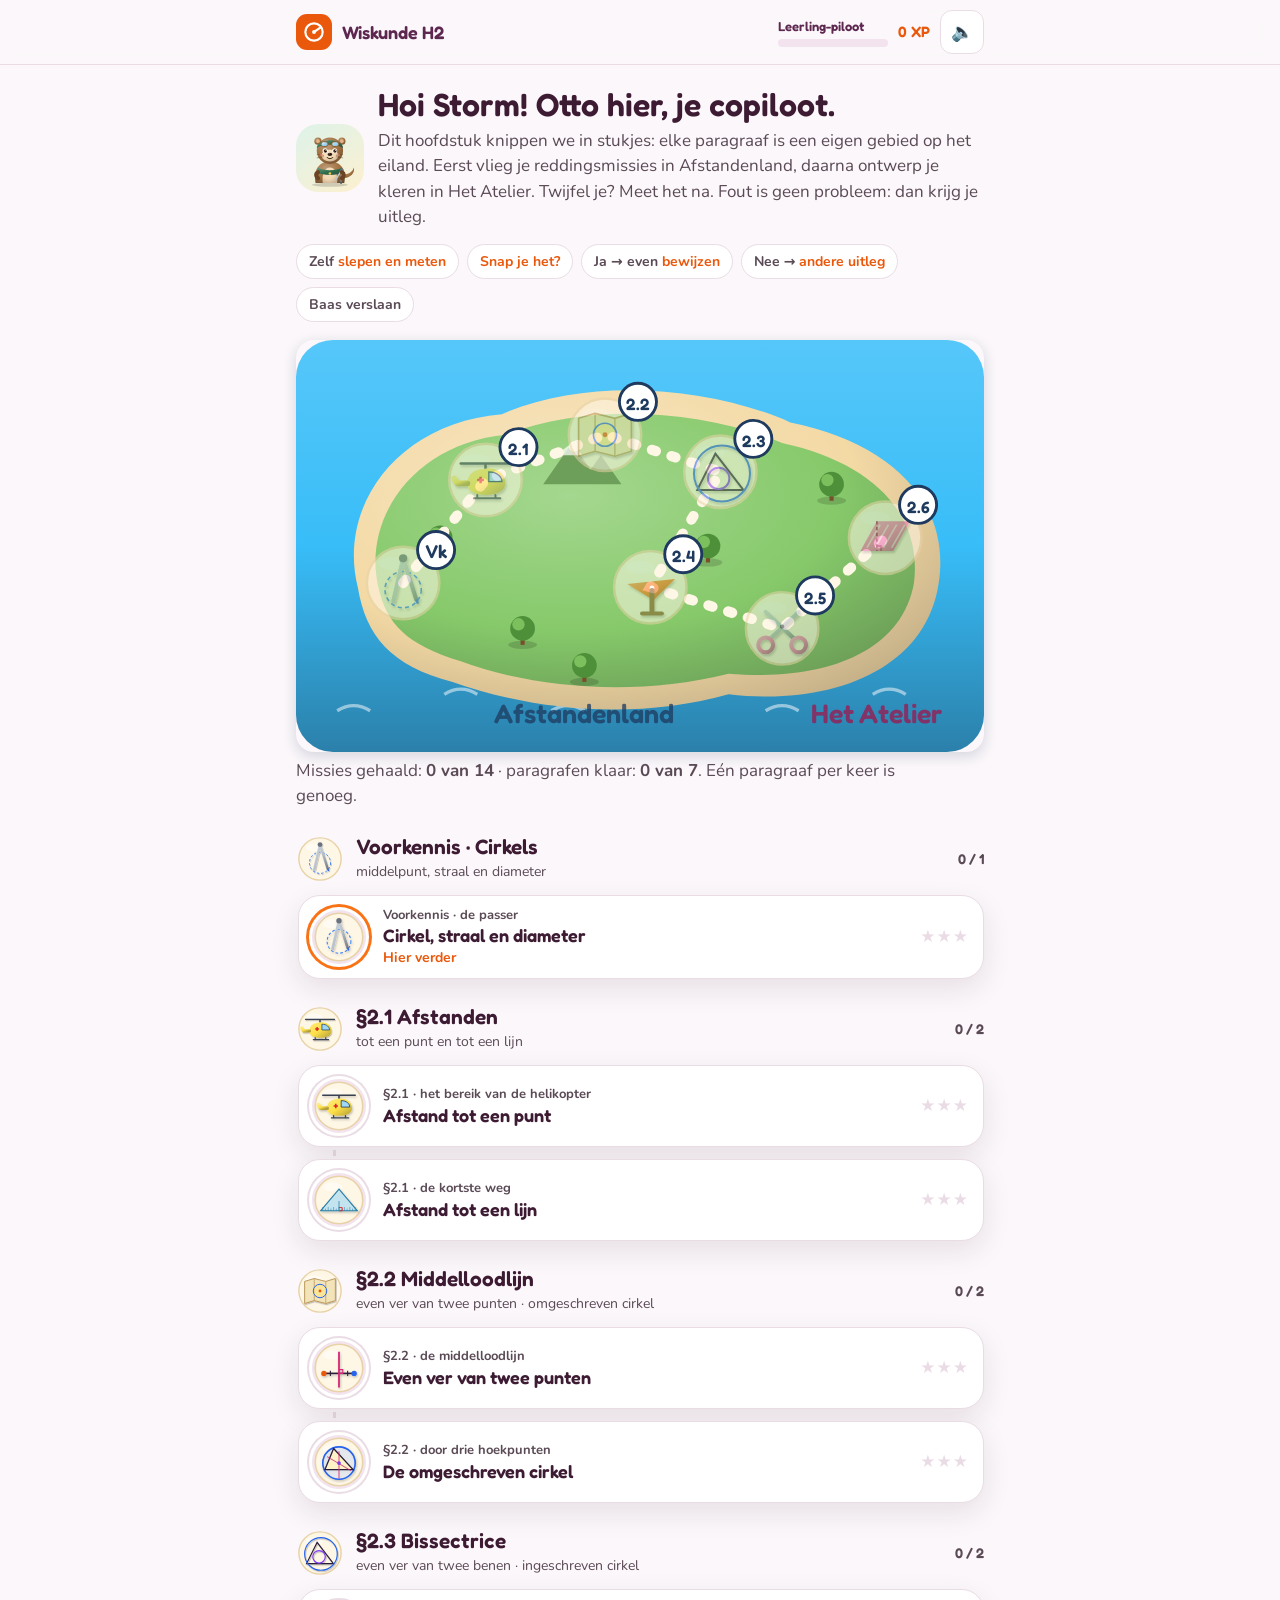
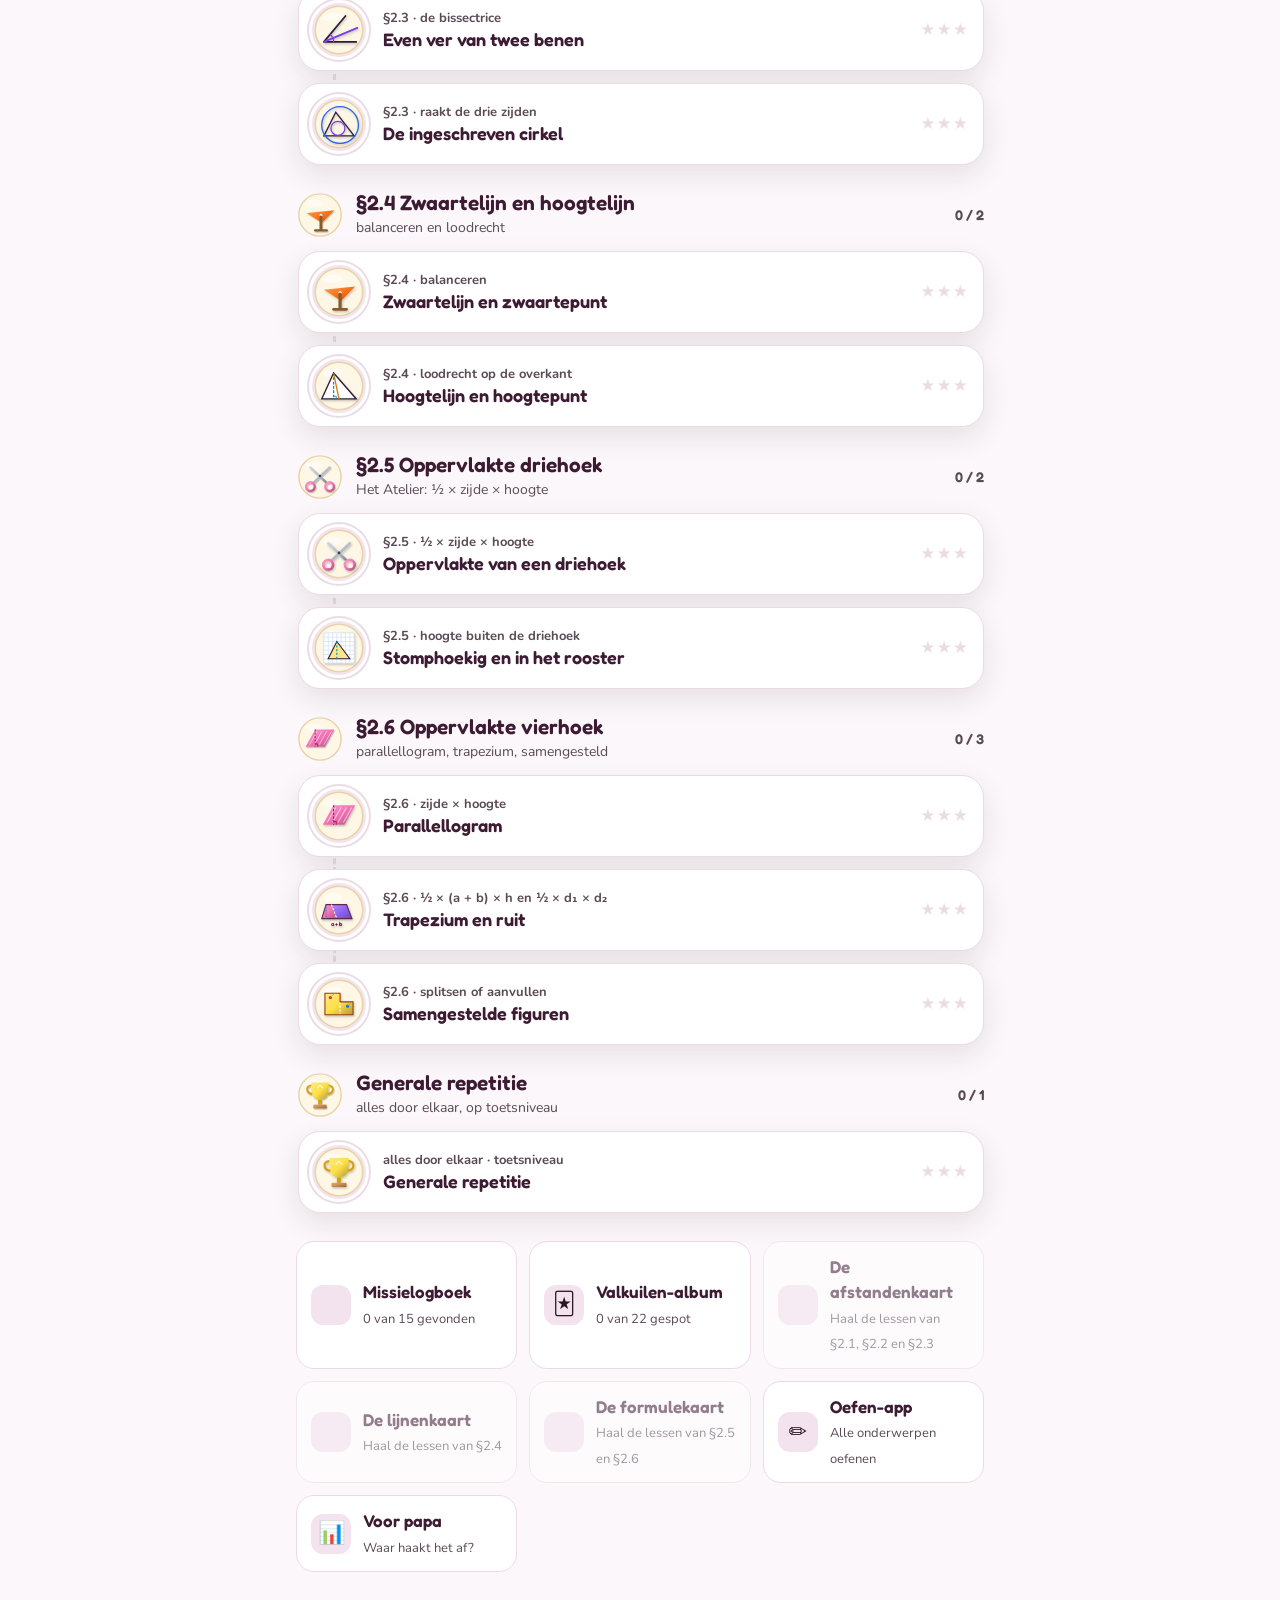
<file: speelles/index.html>
<!doctype html>
<html lang="nl">
<head>
<meta charset="utf-8">
<title>Wiskunde H2 Speelles</title>
<meta name="viewport" content="width=device-width, initial-scale=1, viewport-fit=cover">
<meta name="description" content="Speelbare uitleg voor wiskunde H2 Afstand en oppervlakte, per paragraaf.">
<!-- Engine en bouwstenen komen uit tools/speelles-engine (node tools/speelles-engine/sync.mjs). Alleen lessen-*.js zijn van dit hoofdstuk. -->
<link rel="icon" href="data:image/svg+xml,%3Csvg xmlns=%22http://www.w3.org/2000/svg%22 viewBox=%220 0 24 24%22%3E%3Crect width=%2224%22 height=%2224%22 rx=%226%22 fill=%22%23EA580C%22/%3E%3Ccircle cx=%2212%22 cy=%2212%22 r=%227%22 fill=%22none%22 stroke=%22white%22 stroke-width=%222%22/%3E%3Ccircle cx=%2212%22 cy=%2212%22 r=%221.8%22 fill=%22white%22/%3E%3C/svg%3E">
<link rel="stylesheet" href="engine.css">
<link rel="stylesheet" href="biologie/vis.css">
<link rel="stylesheet" href="wiskunde/vis.css">
<link rel="stylesheet" href="wiskunde/vis-afstand.css">
<link rel="stylesheet" href="wiskunde/vis-opp.css">
</head>
<body>
<header class="kop"><div class="kop-in">
  <button class="merk" id="naar-kaart" aria-label="Naar de kaart"><i id="merk-ikoon"></i><span id="merk-naam"></span></button>
  <div class="stats">
    <div class="lvl"><b id="lvl-naam"></b><div class="xpbalk"><i id="xp-vul"></i></div></div>
    <div class="xpn"><span id="xp-n">0</span> XP</div>
    <button class="ikoon" id="stem" aria-pressed="false" aria-label="Voorlezen aan of uit">🔈</button>
  </div>
</div></header>
<main class="wrap" id="scherm"></main>
<div id="toasts" aria-live="polite"></div>
<canvas id="confetti"></canvas>
<script src="engine.js"></script>
<script src="biologie/teken.js"></script>
<script src="biologie/vis.js"></script>
<script src="wiskunde/teken.js"></script>
<script src="wiskunde/vis-afstand.js"></script>
<script src="wiskunde/vis-opp.js"></script>
<script src="lessen-basis.js"></script>
<script src="lessen-afstand.js"></script>
<script src="lessen-opp.js"></script>
<script src="lessen-eind.js"></script>
<script src="lessen.js"></script>
</body>
</html>
</file>
<file: speelles/engine.css>
/* =========================================================================
   SPEELLES-ENGINE: stijl (canoniek, tools/speelles-engine/engine.css)
   Niet per hoofdstuk bewerken: sync.mjs kopieert dit naar elke speelles.
   Layout: één kolom (max 720px), vaste kop met XP; elk scherm is een podium
   met de gids erboven en acties eronder. Mobiel (390px) eerst.
   ========================================================================= */
@font-face{font-family:"Fredoka";src:url("assets/font/fredoka-500.woff2") format("woff2");font-weight:500;font-display:swap}
@font-face{font-family:"Fredoka";src:url("assets/font/fredoka-600.woff2") format("woff2");font-weight:600;font-display:swap}
@font-face{font-family:"Fredoka";src:url("assets/font/fredoka-700.woff2") format("woff2");font-weight:700;font-display:swap}
@font-face{font-family:"Nunito";src:url("assets/font/nunito-400.woff2") format("woff2");font-weight:400;font-display:swap}
@font-face{font-family:"Nunito";src:url("assets/font/nunito-600.woff2") format("woff2");font-weight:600;font-display:swap}
@font-face{font-family:"Nunito";src:url("assets/font/nunito-700.woff2") format("woff2");font-weight:700;font-display:swap}
@font-face{font-family:"Nunito";src:url("assets/font/nunito-800.woff2") format("woff2");font-weight:800;font-display:swap}

:root{
  --bg:#FBF7FA; --surface:#FFFFFF; --ink:#2B1726; --ink-soft:#5A4A55; --line:#EADCE5;
  --brand:#EA580C; --brand-bright:#F97316; --plum:#5E2750; --plum-deep:#3D1B33;
  --gold:#F4B740; --ok:#1F9E72; --soft:#DB5A4A;
  --plum-tint:#F3E3EE; --orange-tint:#FFE8D6; --gold-tint:#FDF0CF; --ok-tint:#DDF3EA; --soft-tint:#FBE1DD;
  --on-brand:#FFFFFF; --shadow:0 10px 28px rgba(61,27,51,.10);
  --scene-lucht1:#CDEBFA; --scene-lucht2:#F1FAFF; --scene-grond:#9CCB6B;
  --f-display:'Fredoka','Nunito',ui-rounded,'Segoe UI',sans-serif;
  --f-body:'Nunito','Segoe UI',system-ui,sans-serif;
  --ease:cubic-bezier(0.16,1,0.3,1);
  --z-kop:20; --z-confetti:39; --z-toast:40; --z-pop:41;
}
@media (prefers-color-scheme: dark){ :root:not([data-theme="light"]){
  --bg:#1C1118; --surface:#291A24; --ink:#F7EAF2; --ink-soft:#CDB6C5; --line:#47303F;
  --brand:#F0702A; --brand-bright:#FB8A3C; --plum:#E8A9D3; --plum-deep:#F5D4EA;
  --gold:#F4B740; --ok:#43C597; --soft:#F07D6E;
  --plum-tint:#3B2433; --orange-tint:#4A2A17; --gold-tint:#44381A; --ok-tint:#173B2F; --soft-tint:#4A2420;
  --scene-lucht1:#1E3550; --scene-lucht2:#2C2440; --scene-grond:#4E7A3A;
  --shadow:0 10px 28px rgba(0,0,0,.35); color-scheme:dark; } }
:root[data-theme="dark"]{
  --bg:#1C1118; --surface:#291A24; --ink:#F7EAF2; --ink-soft:#CDB6C5; --line:#47303F;
  --brand:#F0702A; --brand-bright:#FB8A3C; --plum:#E8A9D3; --plum-deep:#F5D4EA;
  --gold:#F4B740; --ok:#43C597; --soft:#F07D6E;
  --plum-tint:#3B2433; --orange-tint:#4A2A17; --gold-tint:#44381A; --ok-tint:#173B2F; --soft-tint:#4A2420;
  --scene-lucht1:#1E3550; --scene-lucht2:#2C2440; --scene-grond:#4E7A3A;
  --shadow:0 10px 28px rgba(0,0,0,.35); color-scheme:dark; }

*{box-sizing:border-box}
html,body{background:var(--bg)}
body{margin:0;color:var(--ink);font-family:var(--f-body);font-size:17px;line-height:1.5;-webkit-tap-highlight-color:transparent;overflow-x:hidden}
button{font:inherit;color:inherit;cursor:pointer}
button:focus-visible,input:focus-visible,a:focus-visible{outline:3px solid var(--brand-bright);outline-offset:2px}
sup,sub{font-size:.62em;line-height:0}
.wrap{max-width:720px;margin:0 auto;padding-inline:16px;padding-block:0 48px}

/* kop */
.kop{position:sticky;top:env(safe-area-inset-top,0px);z-index:var(--z-kop);background:color-mix(in oklab,var(--bg) 88%,transparent);backdrop-filter:blur(8px);border-bottom:1px solid var(--line)}
.kop-in{max-width:720px;margin:0 auto;padding:10px 16px;display:flex;align-items:center;gap:10px}
.merk{display:flex;align-items:center;gap:10px;background:none;border:0;padding:0;font-family:var(--f-display);font-weight:600;font-size:18px;color:var(--plum);min-width:0}
.merk i{font-style:normal;display:grid;place-items:center;width:36px;height:36px;border-radius:11px;background:var(--brand);color:var(--on-brand);flex:none}
.merk i svg{width:26px;height:26px}
.merk span{white-space:nowrap;overflow:hidden;text-overflow:ellipsis}
.stats{margin-left:auto;display:flex;align-items:center;gap:10px;min-width:0}
.lvl{display:flex;flex-direction:column;gap:3px;min-width:0}
.lvl b{font-family:var(--f-display);font-weight:600;font-size:13px;color:var(--plum);white-space:nowrap;overflow:hidden;text-overflow:ellipsis;max-width:130px}
.xpbalk{width:110px;height:8px;border-radius:99px;background:var(--plum-tint);overflow:hidden}
.xpbalk i{display:block;height:100%;width:0;background:linear-gradient(90deg,var(--brand),var(--gold));border-radius:99px;transition:width .6s var(--ease)}
.xpn{font-family:var(--f-display);font-weight:600;font-size:15px;color:var(--brand);white-space:nowrap;font-variant-numeric:tabular-nums}
.ikoon{width:44px;height:44px;border-radius:12px;border:1px solid var(--line);background:var(--surface);display:grid;place-items:center;font-size:18px;flex:none}
.ikoon[aria-pressed="true"]{background:var(--orange-tint);border-color:var(--brand-bright)}
@media (max-width:460px){.merk span{display:none}.xpbalk{width:76px}.lvl b{max-width:96px}}

/* home */
.hallo{display:flex;gap:14px;align-items:center;margin:22px 0 8px}
.gids{flex:none;width:68px;height:68px;border-radius:22px;background:linear-gradient(145deg,var(--ok-tint),var(--gold-tint));display:grid;place-items:center;overflow:hidden}
.gids svg{width:88%;height:88%}
.hallo h1{font-family:var(--f-display);font-weight:600;font-size:clamp(1.45rem,4vw,2rem);margin:0;line-height:1.15;color:var(--plum-deep);text-wrap:balance}
.hallo p{margin:4px 0 0;color:var(--ink-soft)}
.uitleg-loop{display:flex;flex-wrap:wrap;gap:8px;margin:14px 0 18px}
.uitleg-loop span{font-size:14px;font-weight:700;padding:6px 12px;border-radius:99px;background:var(--surface);border:1px solid var(--line);color:var(--ink-soft)}
.uitleg-loop span b{color:var(--brand)}
.expeditie{margin-top:26px}
.exp-kop{display:flex;align-items:center;gap:12px;margin-bottom:12px}
.exp-kop .exp-bol{flex:none;width:48px;height:48px;border-radius:15px;display:grid;place-items:center;overflow:hidden}
.exp-kop .exp-bol svg{width:100%;height:100%}
.exp-kop h2{font-family:var(--f-display);font-weight:600;font-size:1.3rem;margin:0;color:var(--plum-deep);line-height:1.15}
.exp-kop p{margin:2px 0 0;font-size:14px;color:var(--ink-soft)}
.exp-kop .exp-teller{margin-left:auto;font-family:var(--f-display);font-weight:600;color:var(--ink-soft);font-size:14px;white-space:nowrap}
.pad{position:relative;display:flex;flex-direction:column;gap:12px;padding-left:2px}
.pad::before{content:"";position:absolute;left:37px;top:30px;bottom:30px;border-left:3px dashed var(--line)}
.eiland{position:relative;display:flex;align-items:center;gap:14px;text-align:left;background:var(--surface);border:1px solid var(--line);border-radius:22px;padding:10px 14px 10px 10px;box-shadow:var(--shadow);transition:transform .2s var(--ease);width:100%}
.eiland:hover{transform:translateY(-2px)}
.eiland .bol{flex:none;width:60px;height:60px;border-radius:50%;display:grid;place-items:center;background:var(--plum-tint);border:3px solid var(--surface);box-shadow:0 0 0 2px var(--line);overflow:hidden}
.eiland .bol svg{width:100%;height:100%}
.eiland.volgende .bol{box-shadow:0 0 0 3px var(--brand-bright);animation:ring 2.2s var(--ease) infinite}
.eiland.gehaald .bol{background:var(--gold-tint);box-shadow:0 0 0 2px var(--gold)}
@keyframes ring{0%,100%{box-shadow:0 0 0 3px var(--brand-bright)}50%{box-shadow:0 0 0 8px color-mix(in oklab,var(--brand-bright) 25%,transparent)}}
.eiland .tx{min-width:0;flex:1}
.eiland .tx small{display:block;font-size:13px;font-weight:700;color:var(--ink-soft)}
.eiland .tx b{display:block;font-family:var(--f-display);font-weight:600;font-size:18px;color:var(--plum-deep);line-height:1.2}
.eiland .tx em{display:block;font-style:normal;font-size:14px;color:var(--brand);font-weight:700}
.sterren{flex:none;font-size:17px;letter-spacing:1px;color:var(--line)}
.sterren .aan{color:var(--gold)}
.tegels{display:grid;grid-template-columns:repeat(auto-fit,minmax(min(100%,200px),1fr));gap:12px;margin-top:28px}
.tegel-k{display:flex;gap:12px;align-items:center;text-align:left;background:var(--surface);border:1px solid var(--line);border-radius:18px;padding:12px 14px;min-height:64px;color:var(--ink);text-decoration:none}
.tegel-k .e{flex:none;width:40px;height:40px;display:grid;place-items:center;border-radius:12px;background:var(--plum-tint);font-size:22px}
.tegel-k .e svg{width:30px;height:30px}
.tegel-k b{display:block;font-family:var(--f-display);font-weight:600;color:var(--plum-deep)}
.tegel-k small{color:var(--ink-soft);font-size:13px}
.tegel-k[disabled]{opacity:.55;cursor:default}

/* speler */
.speler{margin-top:16px}
.lesbalk{display:flex;align-items:center;gap:12px;margin-bottom:12px}
.terug{border:1px solid var(--line);background:var(--surface);border-radius:12px;padding:10px 12px;font-weight:700;font-size:14px;color:var(--ink-soft);min-height:44px;flex:none}
.lesnaam{font-family:var(--f-display);font-weight:600;color:var(--plum-deep);min-width:0;overflow:hidden;text-overflow:ellipsis;white-space:nowrap}
.voortgang{flex:1;height:10px;border-radius:99px;background:var(--plum-tint);overflow:hidden;min-width:50px}
.voortgang i{display:block;height:100%;width:0;background:var(--brand);border-radius:99px;transition:width .5s var(--ease)}
.coach{display:flex;gap:10px;align-items:flex-start;margin:6px 0 14px}
.coach .gids{width:50px;height:50px;border-radius:16px}
.bubbel{position:relative;background:var(--surface);border:1px solid var(--line);border-radius:4px 18px 18px 18px;padding:12px 15px;font-size:17px;line-height:1.5;box-shadow:var(--shadow);min-width:0;flex:1}
.bubbel b{color:var(--plum)}
.bubbel.nieuw{animation:in .35s var(--ease)}
@keyframes in{from{opacity:0;transform:translateY(8px)}to{opacity:1;transform:none}}
.podium{background:var(--surface);border:1px solid var(--line);border-radius:24px;padding:16px;min-height:220px;box-shadow:var(--shadow);overflow:hidden}
.acties{display:flex;flex-wrap:wrap;gap:10px;margin-top:14px}
.knop{flex:1 1 auto;min-height:54px;border:0;border-radius:16px;background:var(--brand);color:var(--on-brand);font-weight:800;font-size:17px;padding:12px 20px;transition:transform .15s var(--ease),opacity .2s}
.knop:active{transform:scale(.97)}
.knop[disabled]{opacity:.35;cursor:not-allowed}
.knop.pulse:not([disabled]){animation:pulse 1.8s var(--ease) infinite}
@keyframes pulse{0%,100%{box-shadow:0 0 0 0 color-mix(in oklab,var(--brand) 45%,transparent)}50%{box-shadow:0 0 0 8px transparent}}
.knop.zacht{background:var(--surface);color:var(--plum-deep);border:2px solid var(--line)}
.knop.klein{flex:0 1 auto;min-height:46px;font-size:15px;padding:8px 14px}
.hint{width:100%;font-size:14px;color:var(--ink-soft);text-align:center}

/* snap-moment */
.snapgrid{display:grid;grid-template-columns:1fr 1fr;gap:10px;width:100%}
.snapknop{display:flex;flex-direction:column;align-items:flex-start;gap:2px;text-align:left;border-radius:18px;border:2px solid var(--line);background:var(--surface);padding:12px 14px;min-height:72px;transition:transform .15s var(--ease),border-color .2s}
.snapknop:hover{border-color:var(--brand-bright)}
.snapknop:active{transform:scale(.97)}
.snapknop .e{font-size:22px}
.snapknop b{font-family:var(--f-display);font-weight:600;font-size:17px;color:var(--plum-deep)}
.snapknop small{font-size:13px;color:var(--ink-soft);line-height:1.3}
.snapknop.ja{background:var(--brand);border-color:var(--brand)}
.snapknop.ja b,.snapknop.ja small{color:var(--on-brand)}
@media (max-width:420px){.snapknop small{display:none}.snapknop{min-height:60px}}

/* vragen */
.vraag{font-family:var(--f-display);font-weight:600;font-size:clamp(1.15rem,4.2vw,1.5rem);color:var(--plum-deep);text-align:center;margin:6px 0 16px;line-height:1.3;text-wrap:balance}
.vraag small{display:block;font-family:var(--f-body);font-weight:700;font-size:14px;color:var(--ink-soft);margin-bottom:6px}
.vraag-beeld{display:flex;justify-content:center;margin:-4px 0 10px}
.vraag-beeld svg{width:min(100%,300px);height:auto}
.opties{display:grid;grid-template-columns:repeat(auto-fit,minmax(min(100%,220px),1fr));gap:10px}
.optie{min-height:56px;border-radius:16px;border:2px solid var(--line);background:var(--bg);font-family:var(--f-body);font-weight:700;font-size:17px;line-height:1.3;padding:10px 14px;text-align:left;transition:transform .15s var(--ease),background .2s,border-color .2s}
.optie:hover:not([disabled]){border-color:var(--brand-bright)}
.optie.goed{background:var(--ok-tint);border-color:var(--ok);color:var(--ink)}
.optie.fout{background:var(--soft-tint);border-color:var(--soft);opacity:.75;animation:schud .4s}
@keyframes schud{20%{transform:translateX(-6px)}40%{transform:translateX(6px)}60%{transform:translateX(-4px)}80%{transform:translateX(3px)}}
.feedback{margin-top:14px;border-radius:16px;padding:12px 14px;font-size:16px}
.feedback:empty{display:none}
.feedback.fout{background:var(--soft-tint)}
.feedback.goed{background:var(--ok-tint)}
.feedback.info{background:var(--gold-tint)}
.feedback b{color:var(--plum-deep)}

/* baas */
.baas{display:flex;align-items:center;gap:12px;margin:-4px 0 14px;padding:8px 12px;border-radius:18px;background:var(--plum-tint)}
.baas .mon{flex:none;width:58px;height:58px;transition:transform .3s var(--ease)}
.baas .mon svg{width:100%;height:100%}
.baas .mon.raak{animation:raak .5s}
@keyframes raak{30%{transform:scale(.8) rotate(-10deg);filter:brightness(1.6)}60%{transform:scale(1.05) rotate(6deg)}}
.baas b{font-family:var(--f-display);font-weight:600;color:var(--plum-deep);display:block}
.hp{display:flex;gap:4px;margin-top:4px}
.hp i{width:22px;height:10px;border-radius:99px;background:var(--soft)}
.hp i.weg{background:var(--line)}
.baasportret{display:flex;flex-direction:column;align-items:center;gap:8px;text-align:center}
.baasportret svg{width:min(62vw,190px);height:auto}
.baasportret b{font-family:var(--f-display);font-weight:600;font-size:1.4rem;color:var(--plum-deep)}
.baasportret small{color:var(--ink-soft);font-weight:700;max-width:40ch}

/* visuals algemeen */
.vis{display:flex;flex-direction:column;align-items:center;gap:12px;width:100%}
.svgvis{width:100%;max-width:520px;height:auto;overflow:visible;display:block}
.groot{font-family:var(--f-display);font-weight:600;font-size:clamp(1.15rem,4.4vw,1.5rem);color:var(--plum-deep);text-align:center;line-height:1.35}
.groot small{display:block;font-family:var(--f-body);font-weight:600;font-size:15px;color:var(--ink-soft);margin-top:8px}
.check{font-size:15px;color:var(--ink-soft);text-align:center;font-variant-numeric:tabular-nums}
.check b{color:var(--ok)}
.schuif{width:min(100%,380px);display:flex;align-items:center;gap:12px;font-weight:800;color:var(--plum);font-size:15px}
.schuif label{min-width:6.5em}
.schuif input{flex:1;accent-color:var(--brand);height:32px;min-width:0}
.schuif output{font-family:var(--f-display);min-width:2.6em;text-align:right}
svg text{font-family:var(--f-display);font-weight:600}
.chips{display:flex;flex-wrap:wrap;gap:8px;justify-content:center}
.chip{min-width:48px;min-height:46px;border-radius:14px;border:2px solid var(--line);background:var(--bg);font-family:var(--f-display);font-weight:600;font-size:17px;padding:6px 12px;transition:background .2s,border-color .2s,transform .15s var(--ease)}
.chip:active{transform:scale(.96)}
.chip.aan{background:var(--brand);border-color:var(--brand);color:var(--on-brand)}
.chip.gedaan{background:var(--ok-tint);border-color:var(--ok)}
.chip.fout{background:var(--soft-tint);border-color:var(--soft);animation:schud .4s}
.chip[disabled]{opacity:.45}
.minis{font-size:13px;font-weight:700;color:var(--ink-soft);text-align:center}
.combo{font-family:var(--f-display);font-weight:600;color:var(--brand);font-size:17px;min-height:24px;text-align:center}

/* eindscherm, albums, ouders */
.eind{text-align:center;padding:12px 0}
.eind .grootster{font-size:48px;letter-spacing:6px;color:var(--line)}
.eind .grootster .aan{color:var(--gold)}
.eind h2{font-family:var(--f-display);font-weight:600;color:var(--plum-deep);margin:8px 0 4px;font-size:1.6rem}
.eind .nieuwe-orgs{display:flex;gap:10px;justify-content:center;flex-wrap:wrap;margin-top:12px}
.eind .nieuwe-orgs div{width:92px;border-radius:16px;background:var(--gold-tint);padding:6px;font-size:13px;font-weight:800}
.eind .nieuwe-orgs svg{width:72px;height:72px}
.paginakop{font-family:var(--f-display);font-weight:600;color:var(--plum-deep);font-size:1.6rem;margin:22px 0 6px}
.albumgrid{display:grid;grid-template-columns:repeat(auto-fill,minmax(150px,1fr));gap:10px;margin-top:14px}
.valk{border-radius:16px;border:1px solid var(--line);background:var(--surface);padding:12px;min-height:110px}
.valk b{display:block;font-family:var(--f-display);font-weight:600;color:var(--plum-deep);line-height:1.2}
.valk code{display:block;margin-top:6px;font-family:var(--f-body);font-weight:700;font-size:14px;color:var(--soft)}
.valk small{display:block;margin-top:6px;font-size:12px;font-weight:700;color:var(--ink-soft)}
.valk.dicht{background:var(--bg);border-style:dashed;color:var(--ink-soft)}
.valk.dicht b{color:var(--ink-soft)}
.orgkaart{border-radius:18px;border:1px solid var(--line);background:var(--surface);padding:10px;text-align:center;box-shadow:var(--shadow)}
.orgkaart svg{width:100%;max-width:110px;height:auto;aspect-ratio:1}
.orgkaart b{display:block;font-family:var(--f-display);font-weight:600;color:var(--plum-deep)}
.orgkaart small{display:block;font-size:12px;font-weight:700;color:var(--ink-soft);line-height:1.3;margin-top:2px}
.orgkaart.dicht{background:var(--bg);border-style:dashed;box-shadow:none}
.orgkaart.dicht svg{filter:grayscale(1) brightness(0);opacity:.12}
.tab{width:100%;border-collapse:collapse;font-size:15px;margin-top:10px}
.tab th,.tab td{padding:8px 6px;border-bottom:1px solid var(--line);text-align:left}
.tab td.n{text-align:center;font-variant-numeric:tabular-nums}
.tabwrap{overflow-x:auto}
.p{color:var(--ink-soft);max-width:62ch}
.inzicht{display:grid;gap:8px;margin-top:14px}
.inzicht .tree{display:grid;grid-template-columns:56px 1fr;gap:12px;align-items:center;background:var(--surface);border:1px solid var(--line);border-radius:16px;padding:10px 12px}
.inzicht .tree svg{width:56px;height:56px}
.inzicht .tree b{display:block;font-family:var(--f-display);font-weight:600;color:var(--plum-deep)}
.inzicht .tree span{color:var(--ink-soft);font-size:15px}
.inzicht .tree.mid{background:var(--gold-tint);border-color:var(--gold)}

#toasts{position:fixed;left:50%;bottom:calc(16px + env(safe-area-inset-bottom,0px));transform:translateX(-50%);z-index:var(--z-toast);display:flex;flex-direction:column;gap:8px;align-items:center;pointer-events:none;width:min(92vw,420px)}
.toast{background:var(--plum-deep);color:var(--bg);font-weight:800;border-radius:14px;padding:10px 16px;box-shadow:var(--shadow);animation:in .3s var(--ease);text-align:center}
.xp-pop{position:fixed;z-index:var(--z-pop);font-family:var(--f-display);font-weight:700;color:var(--brand);font-size:22px;pointer-events:none;animation:xpop 1s var(--ease) forwards}
@keyframes xpop{to{opacity:0;transform:translateY(-50px)}}
#confetti{position:fixed;inset:0;pointer-events:none;z-index:var(--z-confetti);width:100%;height:100%}
.sr{position:absolute;width:1px;height:1px;overflow:hidden;clip:rect(0 0 0 0)}
@media (prefers-reduced-motion: reduce){*,*::before,*::after{animation-duration:.01ms!important;animation-iteration-count:1!important;transition-duration:.01ms!important}}
</file>
<file: speelles/biologie/vis.css>
/* BIOLOGIE: stijl van de bouwstenen (canoniek: tools/speelles-engine/biologie/vis.css) */

/* kaartjes (sorteer, ketting) */
.bkaart{display:flex;align-items:center;gap:8px;min-height:52px;border-radius:16px;border:2px solid var(--line);background:var(--bg);padding:6px 12px 6px 6px;font-family:var(--f-display);font-weight:600;font-size:16px;line-height:1.2;text-align:left;touch-action:none;user-select:none;transition:transform .15s var(--ease),border-color .2s,opacity .3s}
.bkaart:hover:not([disabled]){border-color:var(--brand-bright)}
.bkaart.aan{border-color:var(--brand);background:var(--orange-tint)}
.bkaart .bk-ic{flex:none;width:40px;height:40px;display:grid;place-items:center}
.bkaart .bk-ic svg{width:40px;height:40px}
.bkaart.groot-kaart{min-height:84px;font-size:19px;padding:8px 18px 8px 8px;box-shadow:var(--shadow);background:var(--surface)}
.bkaart.groot-kaart .bk-ic,.bkaart.groot-kaart .bk-ic svg{width:64px;height:64px}
.bkaart.weg{opacity:0;transform:scale(.8);pointer-events:none;position:absolute;visibility:hidden}
.bkaart.schud,.bak.schud{animation:schud .4s}
.geest{position:fixed;z-index:var(--z-pop);pointer-events:none;opacity:.9;transform:rotate(-3deg) scale(1.04);box-shadow:var(--shadow)}
.doel-hover{outline:3px dashed var(--brand-bright);outline-offset:2px}

/* sorteer */
.sorteer-kaart{min-height:96px;display:grid;place-items:center;width:100%}
.bakken{display:grid;gap:8px;width:100%}
.bak{display:flex;flex-direction:column;align-items:center;gap:2px;min-height:96px;border-radius:18px;border:2px dashed var(--plum);background:var(--plum-tint);padding:10px 6px;text-align:center;transition:background .2s}
.bak:hover{background:color-mix(in oklab,var(--plum-tint) 70%,var(--orange-tint))}
.bak b{font-family:var(--f-display);font-weight:600;color:var(--plum-deep);font-size:16px;line-height:1.15}
.bak small{font-size:12px;font-weight:700;color:var(--ink-soft);line-height:1.2}
.bak-in{display:flex;flex-wrap:wrap;gap:4px;justify-content:center;margin-top:4px}
.bak-chip{display:inline-flex;align-items:center;gap:3px;font-size:11px;font-weight:800;background:var(--surface);border-radius:99px;padding:2px 7px 2px 3px;animation:in .3s var(--ease)}
.bak-chip svg{width:18px;height:18px}

/* ketting */
.keten{list-style:none;margin:0;padding:0;width:100%;max-width:420px;display:flex;flex-direction:column;align-items:stretch;position:relative}
.keten.ring{padding-right:44px}
.schakel-slot{display:flex;align-items:center;gap:10px;min-height:58px;border-radius:16px;border:2px dashed var(--line);background:var(--bg);padding:6px 10px}
.schakel-slot.gevuld{border-style:solid;border-color:var(--ok);background:var(--ok-tint);animation:in .35s var(--ease)}
.slot-nr{flex:none;width:28px;height:28px;border-radius:50%;display:grid;place-items:center;background:var(--plum);color:var(--surface);font-family:var(--f-display);font-weight:600;font-size:14px}
.slot-leeg{color:var(--ink-soft);font-weight:700;font-size:14px}
.slot-ic svg{width:42px;height:42px;display:block}
.slot-t b{display:block;font-family:var(--f-display);font-weight:600;color:var(--plum-deep);line-height:1.15}
.slot-t small{display:block;font-size:13px;font-weight:800;color:var(--ok)}
.pijl-tussen{text-align:center;font-size:13px;font-weight:800;color:var(--line);padding:2px 0;transition:color .3s}
.pijl-tussen.aan{color:var(--brand)}
.pijl-terug{position:absolute;right:0;top:20px;bottom:20px;width:36px;border:3px dashed var(--line);border-left:0;border-radius:0 18px 18px 0;display:flex;align-items:center;justify-content:center;transition:border-color .3s}
.pijl-terug span{writing-mode:vertical-rl;font-size:12px;font-weight:800;color:var(--ink-soft);transform:translateX(26px);white-space:nowrap}
.pijl-terug.aan{border-color:var(--brand)}
.pijl-terug.aan span{color:var(--brand)}
.lade{display:flex;flex-wrap:wrap;gap:8px;justify-content:center;width:100%;position:relative}

/* zoomlift */
.lift{display:grid;grid-template-columns:1fr 116px;gap:10px;width:100%;align-items:start}
.lift-beeld svg{border-radius:16px}
.lift-beeld.wissel{animation:liftin .45s var(--ease)}
@keyframes liftin{from{opacity:.2;transform:scale(.94)}to{opacity:1;transform:none}}
.lift-info{margin-top:8px}
.lift-naam b{font-family:var(--f-display);font-weight:600;font-size:1.3rem;color:var(--plum-deep)}
.lift-naam small{font-weight:700;color:var(--ink-soft);font-size:14px}
.lift-def{font-size:16px;line-height:1.45}
.lift-def b{color:var(--plum)}
.liftschacht{display:flex;flex-direction:column;gap:6px;background:linear-gradient(180deg,var(--plum-tint),var(--bg));border:1px solid var(--line);border-radius:18px;padding:6px}
.liftknoppen{display:flex;flex-direction:column;gap:5px}
.liftknop{display:flex;align-items:center;gap:6px;min-height:44px;border-radius:12px;border:2px solid var(--line);background:var(--surface);padding:4px 6px;text-align:left;font-size:12.5px;font-weight:800;line-height:1.1;color:var(--ink)}
.liftknop .lk-n{flex:none;width:22px;height:22px;border-radius:50%;display:grid;place-items:center;background:var(--line);font-family:var(--f-display);font-size:12px}
.liftknop .lk-t{min-width:0;overflow-wrap:normal;word-break:normal;hyphens:manual}
.liftknop.gezien .lk-n{background:var(--ok-tint);color:var(--ok)}
.liftknop.aan{border-color:var(--brand);background:var(--orange-tint)}
.liftknop.aan .lk-n{background:var(--brand);color:var(--on-brand)}
.liftpijl{min-height:44px;border-radius:12px;border:0;background:var(--plum);color:var(--surface);font-size:16px}
.liftpijl[disabled]{opacity:.3}
@media (max-width:420px){.lift{grid-template-columns:1fr 112px}.liftknop{font-size:12px}}

/* lagenfilter */
.lagen-beeld g{transition:opacity .45s var(--ease)}

/* voedselweb */
.web-knoop{cursor:pointer}
.web-knoop circle{transition:stroke .2s}
.web-knoop.aan>circle{stroke:var(--brand);stroke-width:4}
.web-knoop:focus-visible{outline:none}
.web-knoop:focus-visible>circle{stroke:var(--brand-bright);stroke-width:4}

/* ophoping */
.voorspel{display:flex;flex-direction:column;gap:8px;align-items:center;width:100%}
.gif-lijst{display:flex;flex-direction:column;gap:8px;width:100%}
.gif-rij{display:grid;grid-template-columns:44px 1fr auto;gap:10px;align-items:center;border-radius:14px;padding:6px 10px;background:var(--bg);opacity:.45;transition:opacity .4s}
.gif-rij.aan{opacity:1}
.gif-rij .bk-ic svg{width:44px;height:44px}
.gif-tx span{font-family:var(--f-display);font-weight:600;color:var(--plum-deep)}
.gif-tx small{font-family:var(--f-body);font-weight:700;color:var(--ink-soft);font-size:12px}
.gif-meter{display:flex;flex-wrap:wrap;gap:2px;margin-top:4px;min-height:8px}
.gif-bol{width:6px;height:6px;border-radius:50%;background:#7A2E8A;animation:in .3s var(--ease)}
.gif-blok{width:22px;height:22px;border-radius:5px;background:repeating-radial-gradient(circle at 3px 3px,#7A2E8A 0 1.6px,transparent 1.7px 4.4px),#E9D3F0;border:1px solid #7A2E8A;animation:in .3s var(--ease)}
.gif-getal{font-family:var(--f-display);font-size:18px;color:#7A2E8A;font-variant-numeric:tabular-nums}

/* biomassa */
.massa-dier svg{width:120px;height:120px}
.massa-balk{display:flex;width:100%;height:46px;border-radius:12px;overflow:hidden;border:2px solid var(--line)}
.massa-deel{display:grid;place-items:center;font-size:12px;font-weight:800;color:#2B1726;transition:flex .5s var(--ease),opacity .4s;min-width:0;overflow:hidden;white-space:nowrap}
.massa-deel.weg{flex:0!important;opacity:0}

/* populatiesim */
.grafiek{max-width:520px}

/* koppel */
.koppel-beeld{width:100%;max-width:420px}
.koppel-beeld svg{border-radius:16px;background:linear-gradient(180deg,var(--scene-lucht1),var(--scene-lucht2))}

/* symbiometer */
.duo-vak{width:100%}
.duo-uitleg{text-align:center;font-size:15px;color:var(--ink-soft);margin-bottom:8px}
.duo-kanten{display:grid;grid-template-columns:1fr 1fr;gap:10px}
.duo-kant{display:flex;flex-direction:column;align-items:center;gap:4px;background:var(--bg);border-radius:16px;padding:8px}
.duo-kant b{font-family:var(--f-display);font-weight:600;color:var(--plum-deep);text-align:center;line-height:1.15}
.duo-ic svg{width:76px;height:76px}
.tri{display:flex;flex-direction:column;gap:5px;width:100%}
.tri .chip{font-size:14px;min-height:44px;padding:4px 6px;width:100%}
.tri .chip.tri-plus.aan{background:var(--ok);border-color:var(--ok)}
.tri .chip.tri-nul.aan{background:var(--ink-soft);border-color:var(--ink-soft)}
.tri .chip.tri-min.aan{background:var(--soft);border-color:var(--soft)}

/* chromosomen (paren) */
.chrom-veld{display:flex;flex-wrap:wrap;gap:10px;justify-content:center;align-items:flex-end;min-height:90px;width:100%}
.chrom-pil{display:grid;place-items:center;width:46px;border-radius:12px;border:2px solid var(--line);background:var(--bg);padding:2px}
.chrom-pil.aan{border-color:var(--brand);background:var(--orange-tint)}
.chrom-pil.weg{display:none}
.chrom-rijen{display:flex;flex-wrap:wrap;gap:10px;justify-content:center;align-items:flex-end}
.chrom-paar{display:grid;grid-template-columns:auto auto;gap:3px;justify-items:center;align-items:end;background:var(--ok-tint);border-radius:12px;padding:6px;animation:in .3s var(--ease)}
.chrom-paar.gesl{background:var(--gold-tint)}
.chrom-paar small{grid-column:1/-1;font-size:11px;font-weight:800;color:var(--ink-soft)}
.chrom-paar .chrom-pil{width:30px;border:0;background:none;cursor:default}

/* telling */
.tel-wrap{display:grid;grid-template-columns:1fr 1fr;gap:10px;width:100%}
.tel-kolom{border-radius:16px;padding:10px;background:var(--bg)}
.tel-kolom>b{display:block;font-family:var(--f-display);font-weight:600;color:var(--plum-deep);margin-bottom:6px}
.tel-kolom.zonder{background:var(--soft-tint)}
.tel-kolom.met{background:var(--ok-tint)}
.tel-rij{font-variant-numeric:tabular-nums;font-size:15px;padding:3px 0;border-top:1px solid color-mix(in oklab,var(--ink) 10%,transparent);animation:in .3s var(--ease)}

/* basenrits */
.trap{display:flex;gap:6px;justify-content:center;flex-wrap:nowrap;width:100%;overflow-x:auto;padding:6px 2px}
.trede{display:flex;flex-direction:column;align-items:center;gap:0;transform:translateY(var(--x));transition:transform .6s var(--ease)}
.trap.rits-klaar .trede{animation:draai 2.4s var(--ease) infinite alternate}
@keyframes draai{to{transform:translateY(calc(var(--x) * -1))}}
.base{width:34px;height:40px;border-radius:9px;display:grid;place-items:center;color:#fff;font-family:var(--f-display);font-weight:600;font-size:18px}
.base.leeg{background:var(--bg);color:var(--ink-soft);border:2px dashed var(--line)}
.sport{width:4px;height:16px;background:var(--line)}
.trede.dicht .sport{background:var(--plum)}
.trede.nu .base.leeg{border-color:var(--brand);background:var(--orange-tint)}
.base-chip{min-width:58px;font-size:20px;border-width:3px}
@media (max-width:400px){.base{width:30px;height:36px;font-size:16px}.trap{gap:4px}}

/* mutatielab */
.gen-rij{display:flex;gap:4px;justify-content:center;flex-wrap:nowrap}
.gen-base{width:30px;height:46px;flex:none;border:0;border-radius:9px;color:#fff;font-family:var(--f-display);font-weight:600;font-size:18px}
.gen-base.veranderd{outline:3px solid var(--brand);outline-offset:2px;animation:in .3s var(--ease)}
.eiwit{width:100%}
.mut-onder{display:flex;gap:12px;align-items:center;justify-content:center;flex-wrap:wrap;width:100%}
.mut-dier svg{width:120px;height:120px}

/* receptcake */
.cake-beeld{width:100%;max-width:340px}
.cake-groep{display:flex;flex-direction:column;align-items:center;gap:6px}
.cake-groep>b{font-family:var(--f-display);font-weight:600;color:var(--plum-deep);font-size:15px}

/* gatentekst */
.def-term{font-family:var(--f-display);font-weight:600;font-size:1.4rem;color:var(--brand)}
.def-zin{font-size:19px;line-height:2.1;text-align:center;max-width:46ch;font-weight:700}
.def-zin.af{color:var(--plum-deep)}
.gat{display:inline-block;min-width:4.6em;border-bottom:3px solid var(--line);margin:0 3px;padding:0 4px;line-height:1.3;color:var(--brand);cursor:pointer;white-space:pre}
.gat.nu{border-bottom-color:var(--brand);background:var(--orange-tint);border-radius:6px 6px 0 0}
.gat.gevuld{border-bottom-color:var(--ok);color:var(--ok);white-space:normal;min-width:0}

/* voorspelproef */
.proef-wrap{display:grid;grid-template-columns:1fr 1fr;gap:10px;width:100%}
.proef-kol{background:var(--bg);border-radius:16px;padding:10px}
.proef-kol>b{display:block;font-family:var(--f-display);font-weight:600;color:var(--plum-deep);margin-bottom:4px}
.proef-rij{display:flex;align-items:center;gap:6px;font-size:15px;padding:3px 0}
.proef-rij b{margin-left:auto;font-variant-numeric:tabular-nums;color:var(--plum)}
.proef-rij .bk-ic svg{width:30px;height:30px}
.proef-beeld svg{width:min(100%,320px);height:auto}
.vis-knoppen{display:flex;flex-wrap:wrap;gap:10px;width:100%}

.duo-som{display:grid;grid-template-columns:repeat(auto-fit,minmax(140px,1fr));gap:8px;margin-top:10px;width:100%}
.duo-som>div{background:var(--bg);border-radius:14px;padding:8px;text-align:center}
.duo-som .ds-ic svg{width:44px;height:44px}
.duo-som b{display:block;font-family:var(--f-display);font-weight:600;color:var(--plum-deep);font-size:15px}
.duo-som small{font-weight:800;color:var(--ink-soft);font-size:12px}
.gif-legenda{display:flex;gap:14px;justify-content:center;align-items:center;font-size:12px;font-weight:800;color:var(--ink-soft)}
.gif-legenda i{display:inline-block;vertical-align:middle;margin-right:4px}
</file>
<file: speelles/wiskunde/vis.css>
/* WISKUNDE: basisstijl van het pakket (canoniek: tools/speelles-engine/wiskunde/vis.css)
   Het tekenvlak is altijd licht papier (ook in donkere modus). Tikpunten >= 44 px, labels >= 13 px.
   Bouwsteen-specifieke stijl staat in vis-afstand.css en vis-opp.css. */

/* leven in de tekeningen (beeldstandaard: ademen en knipperen) */
.wk-adem{transform-box:fill-box;transform-origin:50% 100%;animation:wk-adem 4s ease-in-out infinite}
@keyframes wk-adem{50%{transform:translateY(-1.4%) scale(1.014)}}
.wk-knip{transform-box:fill-box;transform-origin:center;transform:scaleY(0);animation:wk-knip 4.8s infinite}
@keyframes wk-knip{0%,92%{transform:scaleY(0)}94.5%{transform:scaleY(1)}97%,100%{transform:scaleY(0)}}
@media (prefers-reduced-motion: reduce){.wk-adem,.wk-knip{animation:none}.wk-knip{transform:scaleY(0)}}

/* de wortel van elke bouwsteen */
.wk-vis{width:100%;display:flex;flex-direction:column;align-items:center;gap:10px}
.wk-svg{display:block;width:100%;max-width:520px;height:auto;border-radius:14px;box-shadow:0 2px 0 #E6DCC4,0 6px 18px rgba(43,30,58,.12);touch-action:none;user-select:none;-webkit-user-select:none}
.wk-svg text{font-family:var(--f-body, Nunito, sans-serif)}

/* sleepbare punten */
.wk-handvat{cursor:grab;outline:none}
.wk-handvat .wk-gloed{transition:r .15s, opacity .15s}
.wk-handvat:hover .wk-gloed,.wk-handvat:focus-visible .wk-gloed,.wk-handvat.sleept .wk-gloed{opacity:.32;r:19px}
.wk-handvat.sleept{cursor:grabbing}
@keyframes wk-wenk{0%,100%{opacity:.18}50%{opacity:.45}}
.wk-handvat.wenk .wk-gloed{animation:wk-wenk 1.4s ease-in-out infinite}

/* meetstrook onder de tekening: live afstanden */
.wk-meet{display:flex;flex-wrap:wrap;justify-content:center;gap:6px 8px;width:100%}
.wk-meet span{font-family:var(--f-body);font-size:15px;font-weight:800;border-radius:99px;padding:5px 12px;background:var(--plum-tint);color:var(--ink);border:2px solid transparent}
.wk-meet span.ok{border-color:var(--ok, #16A34A);background:var(--ok-tint, #DCFCE7)}
.wk-meet span.nee{border-color:var(--soft, #DC2626);background:var(--soft-tint, #FEE2E2)}

/* vraagtekst en keuzeknoppen binnen een bouwsteen (nooit .optie: dat is de mc van de engine) */
.wk-vraag{width:100%;font-family:var(--f-display);font-weight:600;font-size:17px;line-height:1.3;color:var(--plum-deep);text-align:center;text-wrap:balance}
.wk-vraag small{display:block;font-family:var(--f-body);font-size:14px;font-weight:700;color:var(--ink-soft);margin-top:2px}
.wk-keuzes{display:flex;flex-wrap:wrap;justify-content:center;gap:8px;width:100%}
.wk-keus{min-height:48px;min-width:48px;border-radius:14px;border:2px solid var(--line);background:var(--bg);padding:8px 14px;font-size:16px;font-weight:800;color:var(--plum-deep);transition:transform .15s var(--ease),border-color .2s,background .2s}
.wk-keus:hover:not([disabled]){border-color:var(--brand-bright)}
.wk-keus:active{transform:scale(.97)}
.wk-keus.goed{border-color:var(--ok);background:var(--ok-tint)}
.wk-keus.fout{border-color:var(--soft);background:var(--soft-tint);opacity:.7}
.wk-keus[disabled]:not(.goed){opacity:.5}
.wk-uitleg{width:100%;font-size:15px;line-height:1.4;border-radius:14px;padding:10px 14px;background:var(--plum-tint);color:var(--ink)}
.wk-uitleg:empty{display:none}
.wk-uitleg.goed{background:var(--ok-tint)}
.wk-uitleg.fout{background:var(--soft-tint)}
.wk-schud{animation:schud .4s}
.vis-vraagkop:empty{display:none}
.wk-eiland svg{display:block;width:100%;height:auto;border-radius:18px;box-shadow:0 4px 14px rgba(30,58,95,.18)}
</file>
<file: speelles/wiskunde/vis-afstand.css>
/* WISKUNDE: stijl voor de afstand-bouwstenen (canoniek: tools/speelles-engine/wiskunde/vis-afstand.css)
   Basis (wk-vis, wk-meet, wk-keus, wk-uitleg) staat in vis.css. Tikpunten >= 44 px, labels >= 13 px. */
.wk-vis .wk-vraag:empty{display:none}
.wk-vis .wk-uitleg{text-wrap:pretty}

/* teller: bolletjes die vollopen per gezet punt */
.wk-teller{display:flex;gap:7px;justify-content:center;flex-wrap:wrap}
.wk-teller:empty{display:none}
.wk-teller i{width:14px;height:14px;border-radius:50%;border:2px solid var(--line, #D8CFE3);background:var(--bg, #fff);transition:background .25s, transform .25s var(--ease, ease)}
.wk-teller i.aan{background:var(--brand-bright, #EA580C);border-color:var(--brand-bright, #EA580C);transform:scale(1.15)}

/* tikbare punten (geen sleep) */
.wk-handvat.wk-tik{cursor:pointer}
.wk-handvat.wk-klein circle:nth-child(3){r:7px}.wk-handvat.wk-klein circle:nth-child(4){r:5px}.wk-handvat.wk-klein circle:nth-child(5){display:none}
.wk-handvat.gekozen .wk-gloed{opacity:.45;r:20px}
.wk-handvat.af{pointer-events:none;opacity:.7}

/* ploppen, onthullen, vonken (nooit op elementen met een transform-attribuut) */
.wk-plop>*{transform-box:fill-box;transform-origin:center;animation:wk-plop .45s cubic-bezier(.34,1.56,.64,1)}
@keyframes wk-plop{from{transform:scale(0)}to{transform:scale(1)}}
.wk-onthul{animation:wk-onthul .9s ease-out}
@keyframes wk-onthul{0%{opacity:0}40%{opacity:1;filter:drop-shadow(0 0 6px #FDE047)}100%{opacity:1;filter:none}}
.wk-nieuw{animation:wk-in .35s ease-out}
@keyframes wk-in{from{opacity:0}to{opacity:1}}
.wk-vonk{transform-box:fill-box;transform-origin:center;animation:wk-vonk .95s ease-out forwards}
@keyframes wk-vonk{from{transform:translate(0,0) scale(.3) rotate(0);opacity:1}to{transform:translate(var(--dx),var(--dy)) scale(1.1) rotate(90deg);opacity:0}}
.wk-flits>*{animation:wk-flits 1.6s ease-out forwards}
@keyframes wk-flits{0%,70%{opacity:1}100%{opacity:0}}
.wk-vis.wk-feest .wk-svg{animation:wk-feest .6s ease-out}
@keyframes wk-feest{40%{box-shadow:0 2px 0 #E6DCC4,0 0 0 5px rgba(22,163,74,.35),0 6px 18px rgba(43,30,58,.12)}}
.wk-svg.wk-schud{animation:schud .4s}

/* keuzevraag na de handeling */
.wk-kies{width:100%;display:flex;flex-direction:column;gap:8px;align-items:center;padding-top:4px;border-top:2px dashed var(--line, #E5DDEC);animation:wk-in .3s ease-out}
.wk-hier{background:var(--brand-bright, #EA580C);border-color:var(--brand-bright, #EA580C);color:#fff;padding:10px 18px}
.wk-hier:hover:not([disabled]){filter:brightness(1.06);border-color:var(--brand-bright, #EA580C)}

/* lijnkiezer: kleurstaafje voor elke lijnsoort, meetknoppen klein en rustig */
.wk-lijnkeus{display:inline-flex;align-items:center;gap:8px}
.wk-lijnkeus i{display:inline-block;width:18px;height:5px;border-radius:3px}
.wk-meetknoppen .wk-meetknop{min-height:44px;font-size:14px;font-weight:700;background:var(--plum-tint);border-style:dashed}

@media (prefers-reduced-motion: reduce){
  .wk-plop>*,.wk-onthul,.wk-nieuw,.wk-vonk,.wk-flits>*,.wk-vis.wk-feest .wk-svg,.wk-kies{animation:none}
  .wk-teller i{transition:none}
}

/* kleine tekeningen naast elkaar in een uitlegkaart (lessen) */
.wk-rij{display:grid;grid-template-columns:repeat(3,1fr);gap:8px;width:100%}
.wk-mini{display:flex;flex-direction:column;align-items:center;gap:2px;font-size:14px;line-height:1.2;text-align:center}
.wk-mini svg{width:100%;height:auto;border-radius:10px}
.wk-mini small{font-size:13px;color:var(--ink-soft)}
</file>
<file: speelles/wiskunde/vis-opp.css>
/* WISKUNDE: stijl van de oppervlakte-bouwstenen (canoniek: tools/speelles-engine/wiskunde/vis-opp.css)
   knipschuif, schuifproef, maatkiezer, splitser. Tikpunten >= 44 px, labels >= 13 px.
   Let op: nooit een CSS-animatie met transform op een SVG-element dat een transform-attribuut heeft. */

.wk-opp .wk-uitleg b{color:var(--plum-deep)}
/* leesbaar in licht en donker (vis.css valt terug op een lichte --surface-2 die de engine niet definieert) */
.wk-opp .wk-meet span{background:var(--plum-tint);color:var(--ink)}
.wk-opp .wk-meet span.ok{background:var(--ok-tint);border-color:var(--ok)}
.wk-opp .wk-uitleg{background:var(--plum-tint);color:var(--ink)}
.wk-opp .wk-uitleg.goed{background:var(--ok-tint)}
.wk-opp .wk-uitleg.fout{background:var(--soft-tint)}
.wk-opp-slot{width:100%;display:flex;flex-direction:column;align-items:center;gap:10px;margin-top:4px}

/* knipschuif: een stuk dat op zijn plek valt, licht kort op (alleen opacity/filter, geen transform) */
.wk-stuk.past .wk-lap{animation:wk-past .7s ease-out}
@keyframes wk-past{0%{filter:brightness(1.35)}100%{filter:none}}
.wk-doel path{animation:wk-doel 1.6s ease-in-out infinite}
@keyframes wk-doel{50%{opacity:.25}}

/* maatkiezer: lijnen en pillen zijn tikbaar */
.wk-mk-maat,.wk-mk-pil{cursor:pointer;outline:none}
.wk-mk-pil rect.pil{fill:#fff;stroke-width:2.2;transition:fill .15s}
.wk-mk-pil text{fill:#2B1E3A;pointer-events:none}
.wk-mk-pil:hover rect.pil,.wk-mk-pil:focus-visible rect.pil{stroke-width:3.4}
.wk-mk-maat.kies .wk-mk-lijn{stroke:#EA580C;stroke-width:5.5}
.wk-mk-pil.kies rect.pil{fill:#EA580C;stroke:#EA580C}
.wk-mk-pil.kies text{fill:#fff}
.wk-mk-maat.goed .wk-mk-lijn{stroke:#16A34A;stroke-width:5.5}
.wk-mk-pil.goed rect.pil{fill:#16A34A;stroke:#16A34A}
.wk-mk-pil.goed text{fill:#fff}
.wk-mk-maat.weg,.wk-mk-pil.weg{opacity:.35;cursor:default}
.wk-mk-pil.mis rect.pil{fill:#DC2626;stroke:#DC2626}
.wk-mk-pil.mis text{fill:#fff}

/* splitser: schaartjes en plusjes om op te tikken (r 25 = ± 48 px) */
.wk-badge{cursor:pointer;outline:none}
.wk-badge .ring{animation:wk-ring 1.5s ease-in-out infinite}
@keyframes wk-ring{50%{opacity:.25}}
.wk-badge:focus-visible .ring{stroke-width:5}
.wk-route{min-height:0}
.wk-route:empty{display:none}

/* zelf typen met eenheid */
.wk-typ{display:flex;flex-wrap:wrap;justify-content:center;align-items:center;gap:8px}
.wk-typ-in{min-height:48px;width:130px;font:800 20px var(--f-body);text-align:center;border-radius:14px;border:2px solid var(--line);background:var(--bg);color:var(--ink)}
.wk-typ-in:focus{outline:none;border-color:var(--brand-bright)}
.wk-keus.kies{border-color:var(--brand);background:var(--orange-tint)}
.wk-check{background:var(--brand);color:var(--on-brand);border-color:var(--brand)}
.wk-check[disabled]{opacity:.5}

@media (prefers-reduced-motion: reduce){.wk-stuk.past .wk-lap,.wk-doel path,.wk-badge .ring{animation:none}}
</file>
